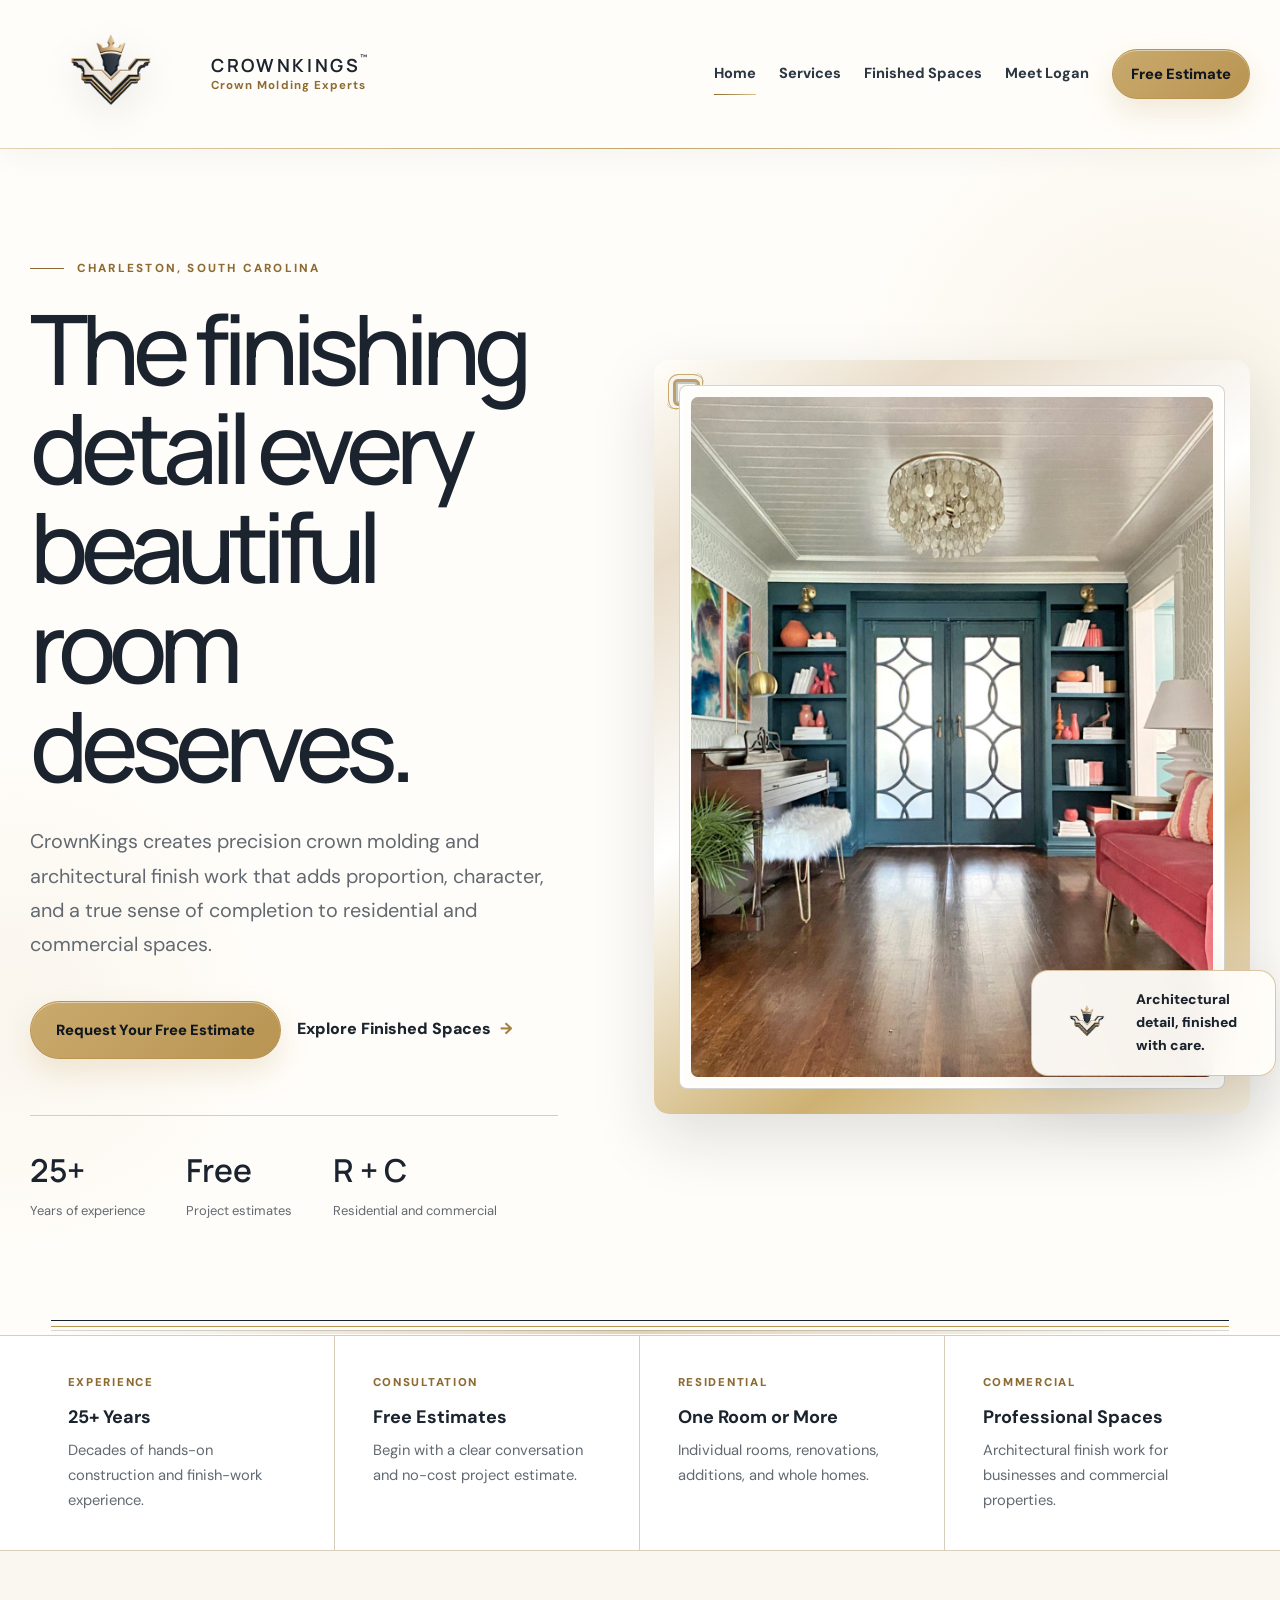
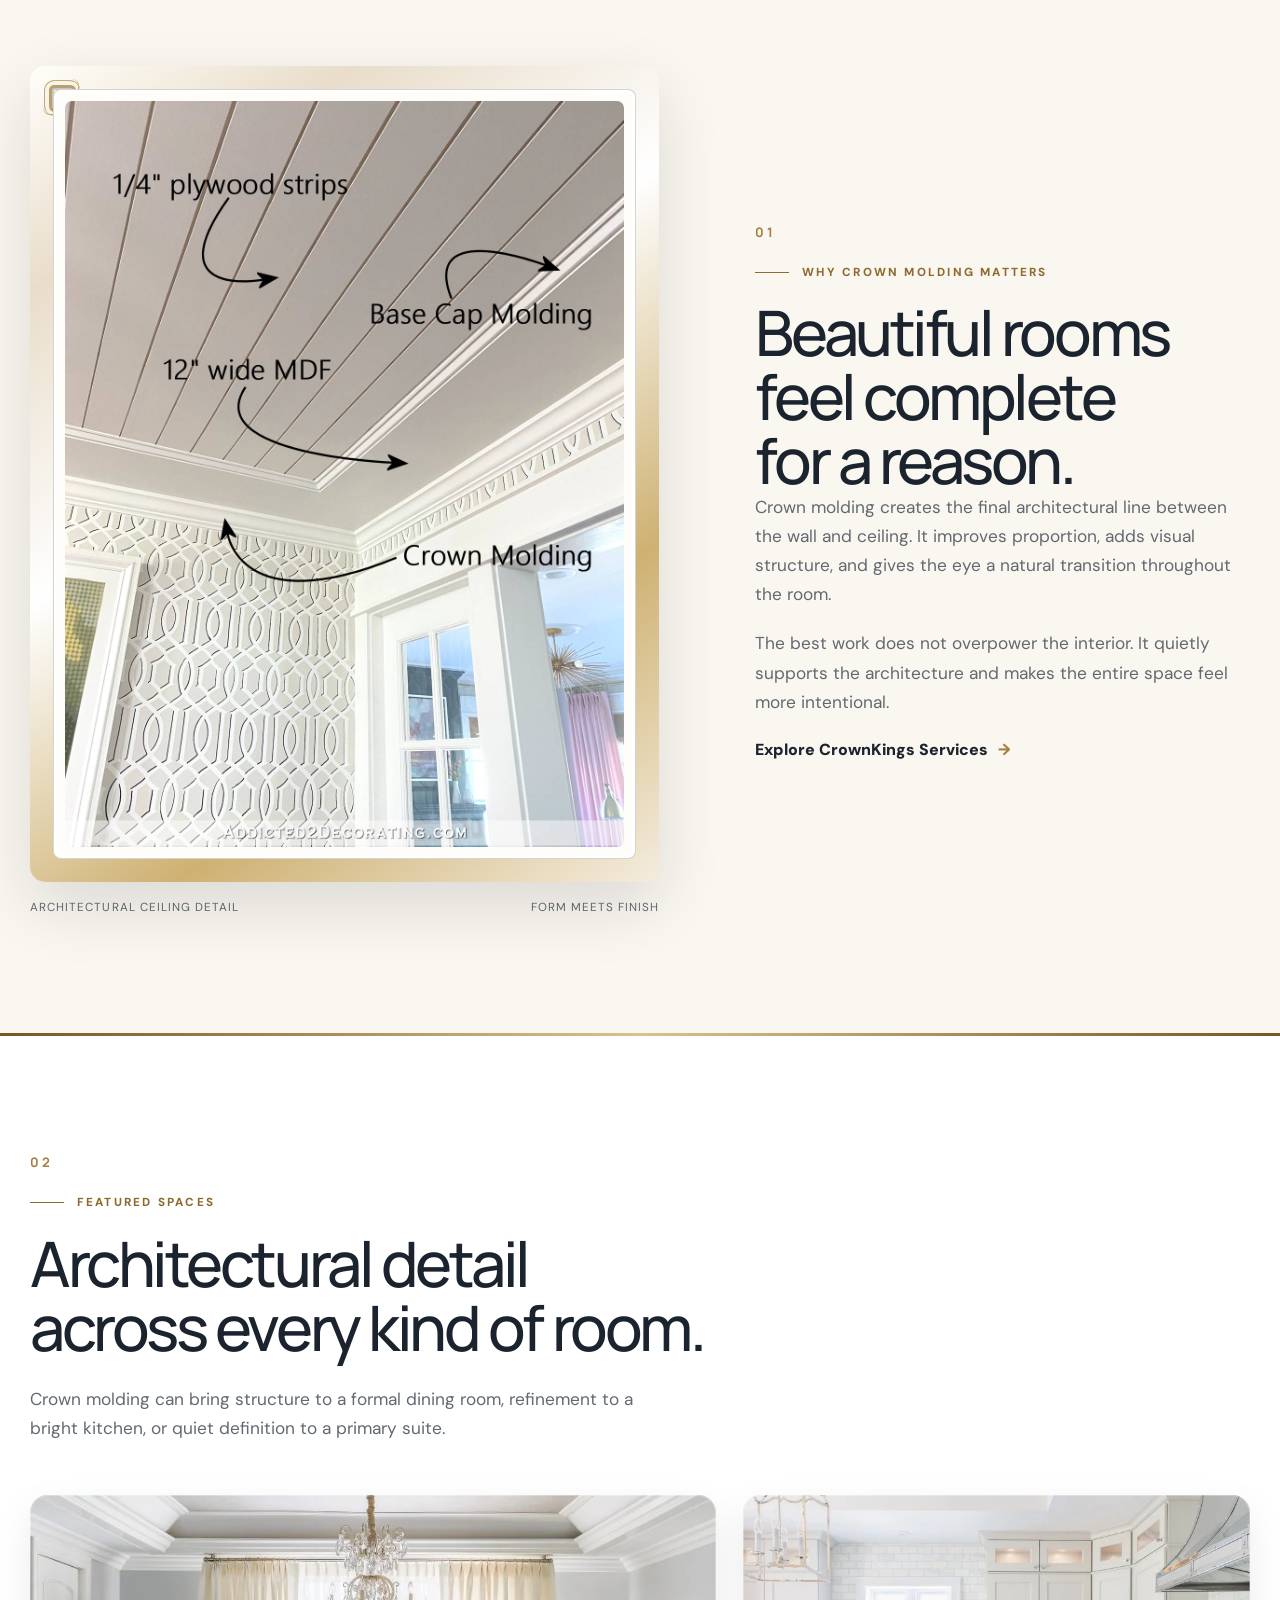
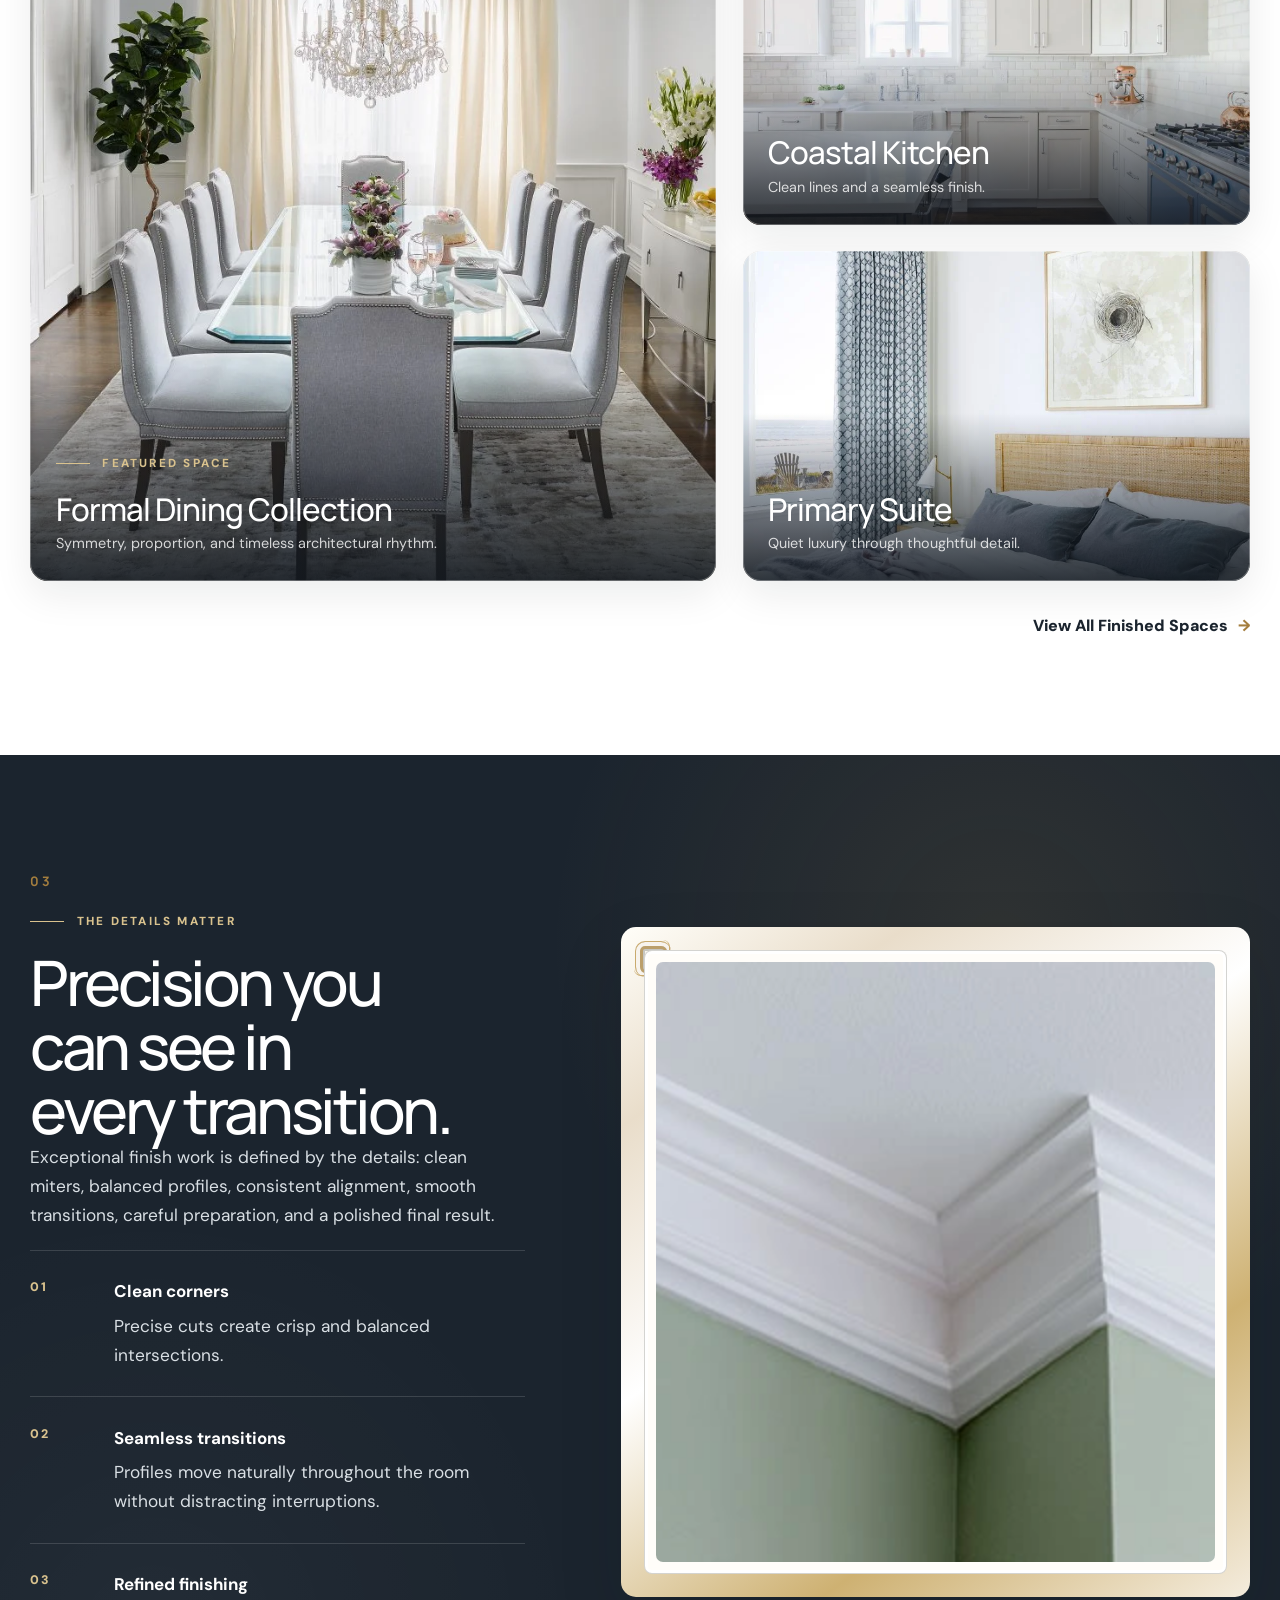
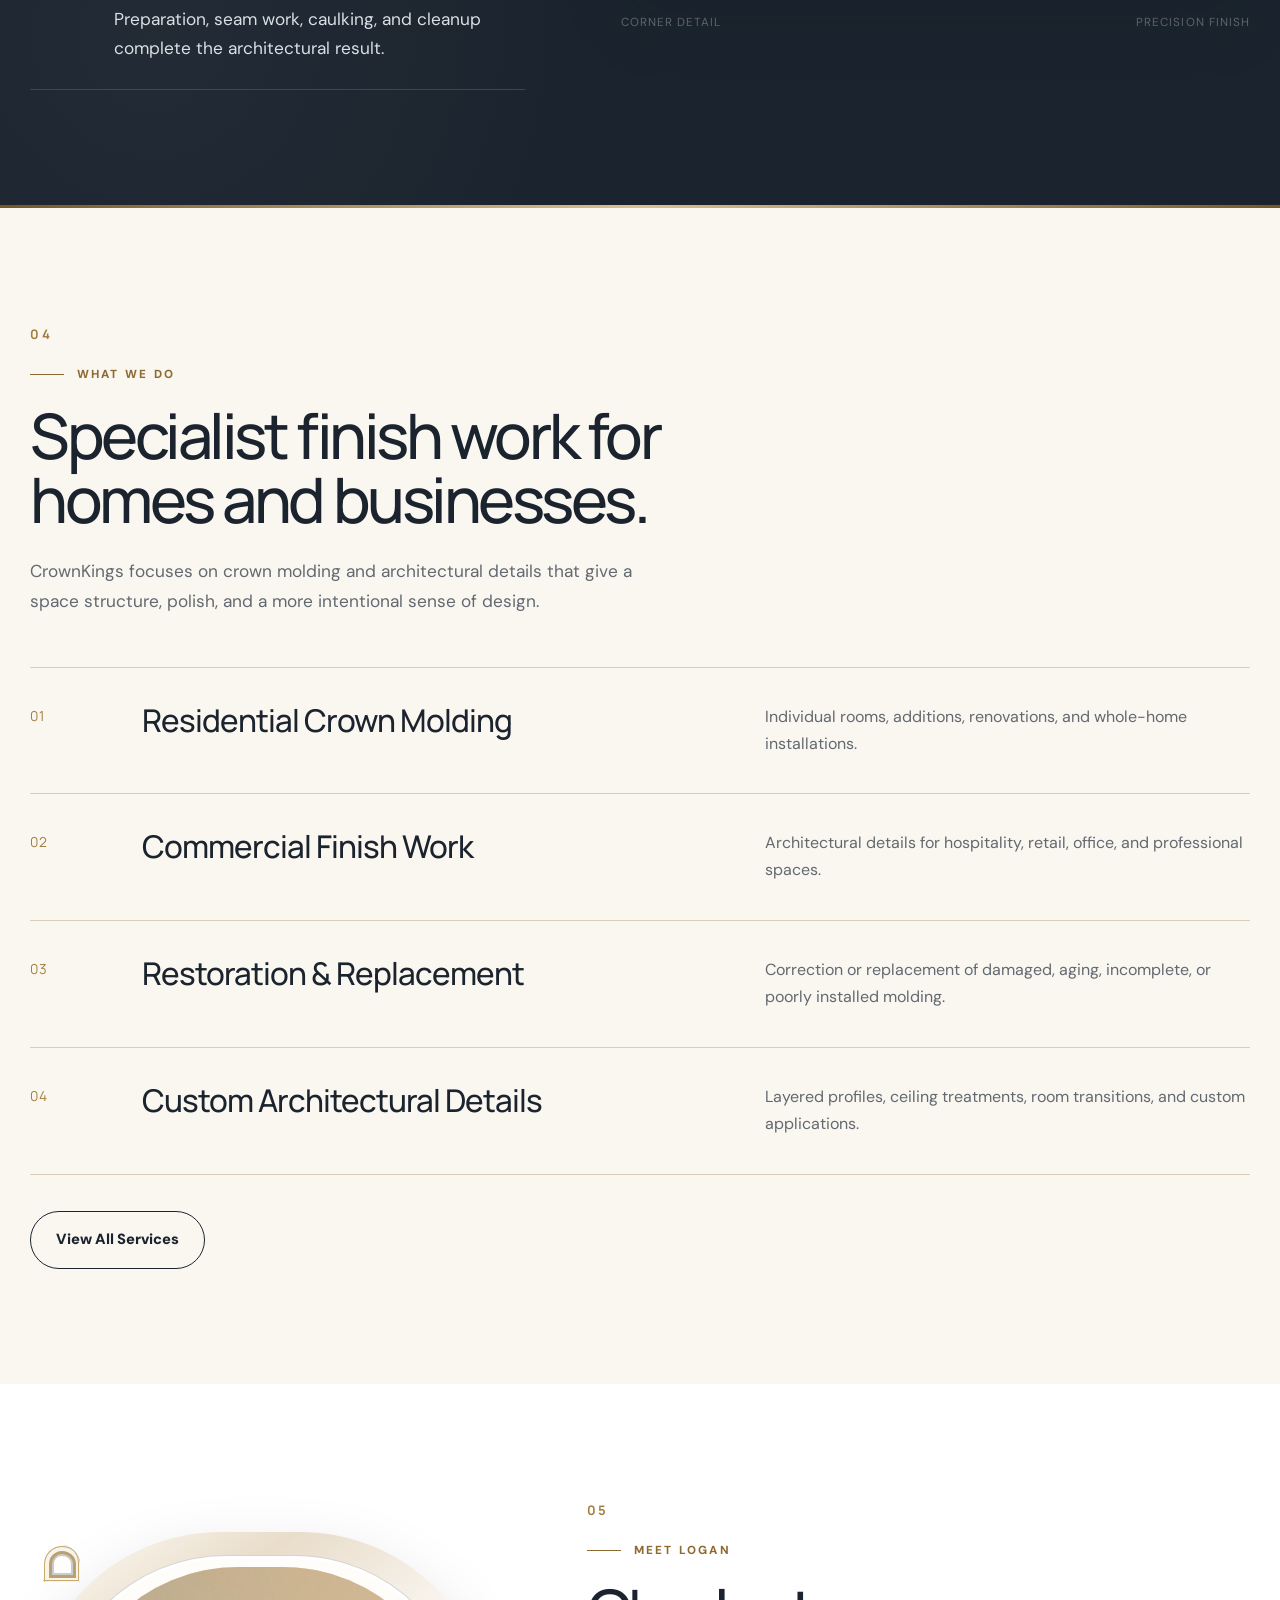
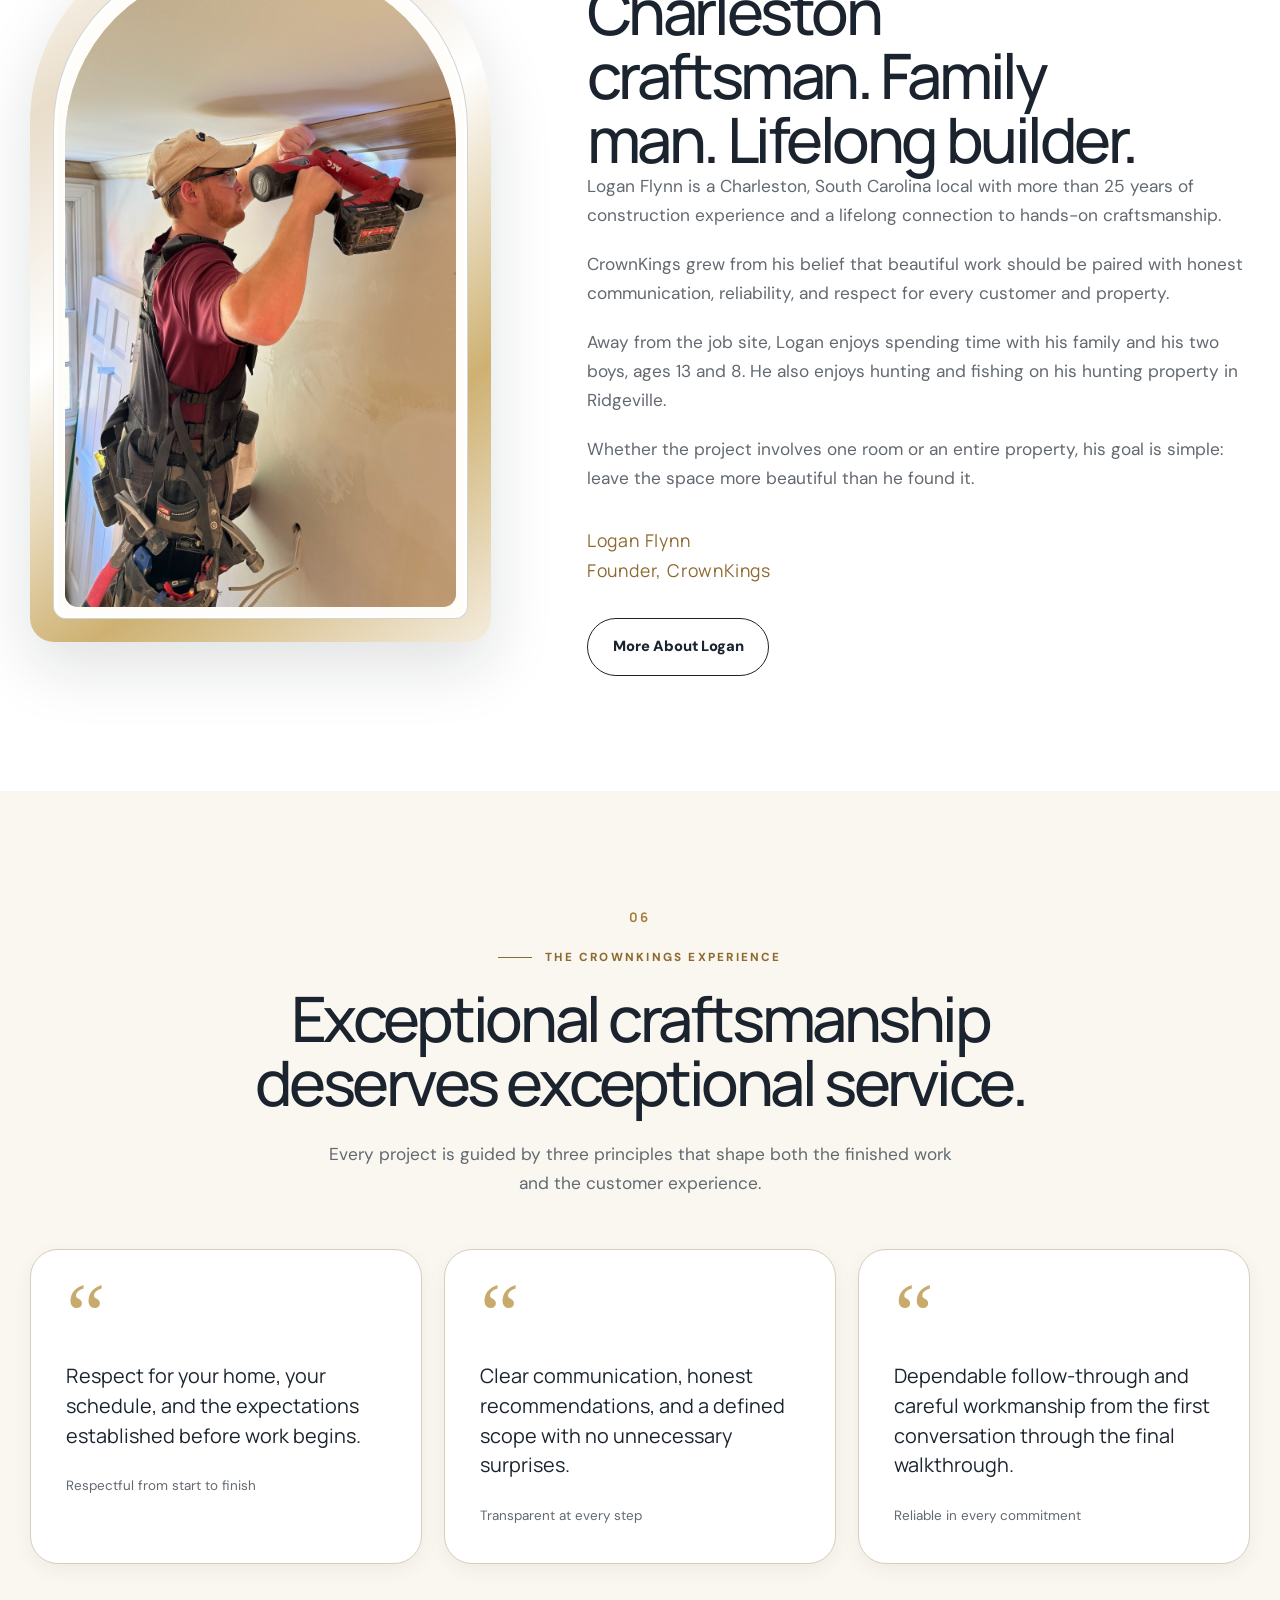
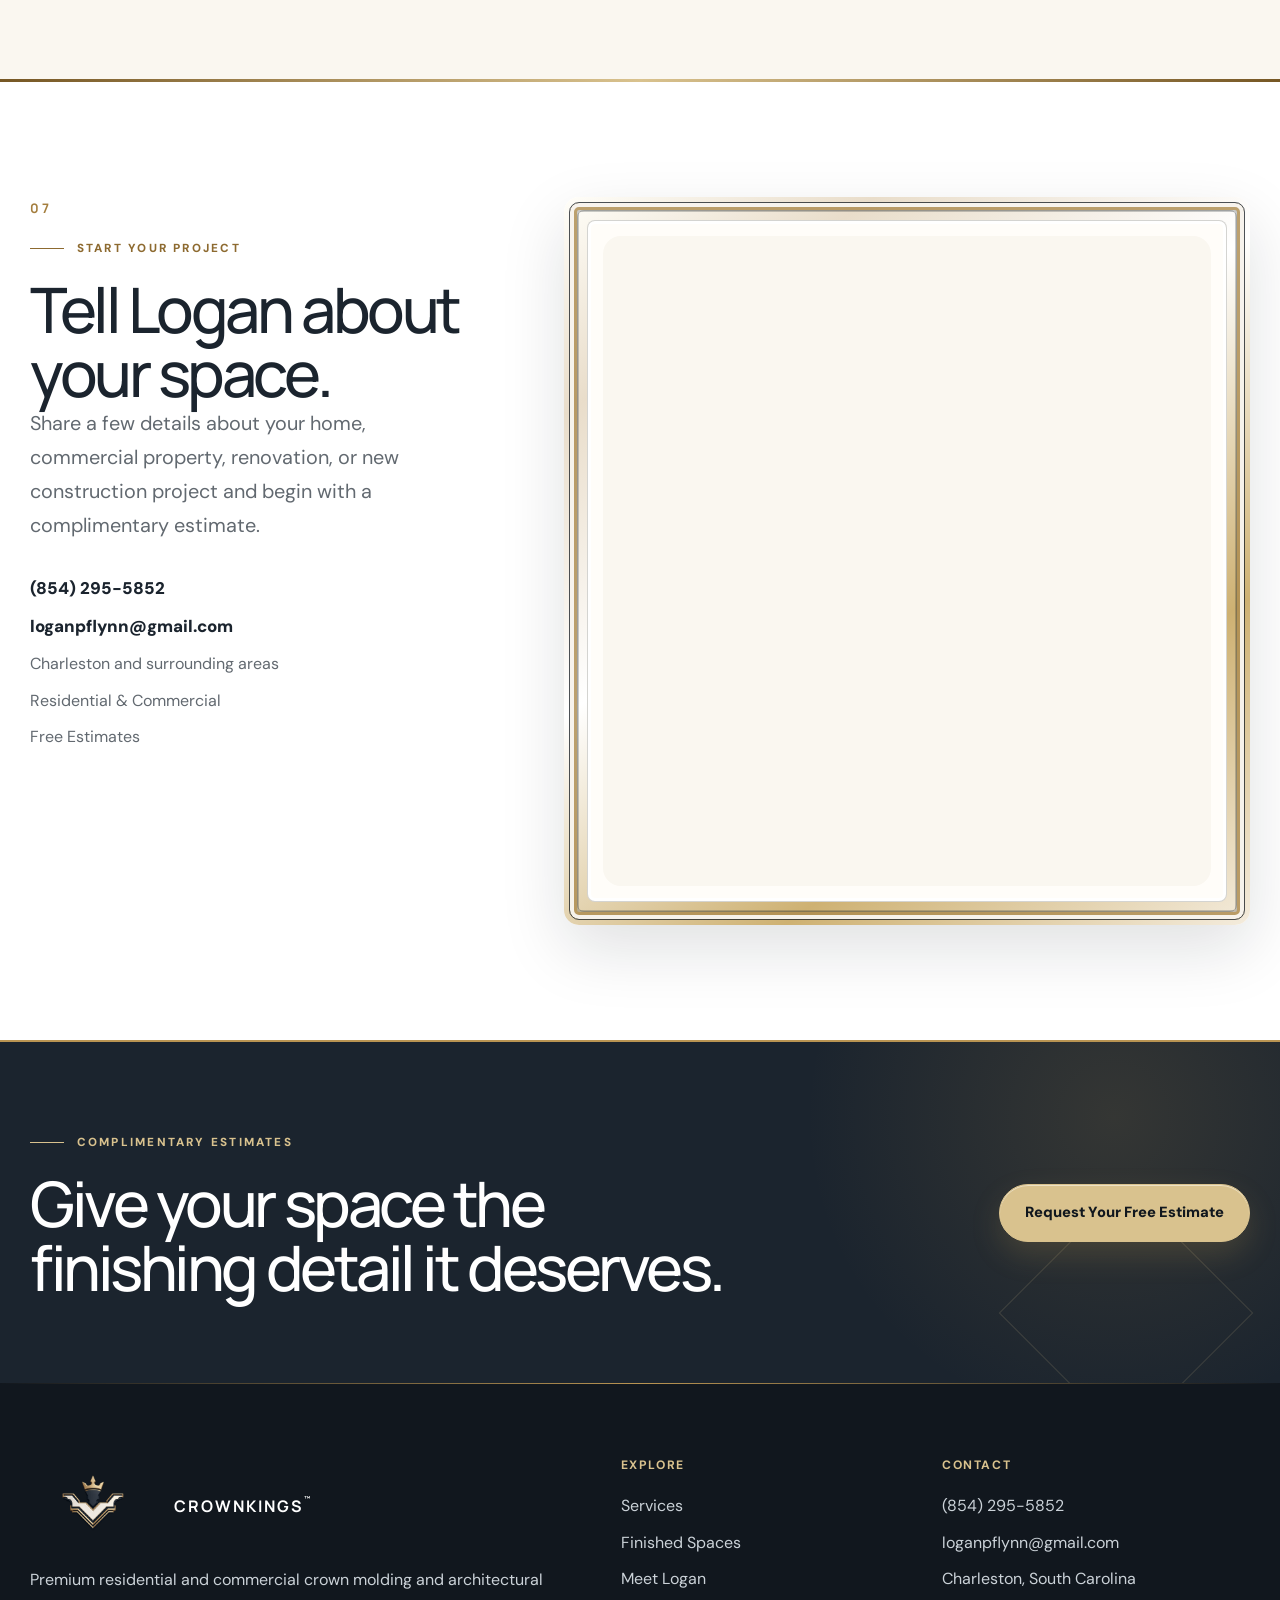
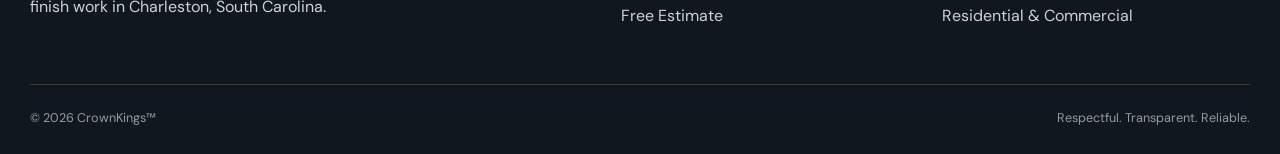
<file: index.html>
<!doctype html>
<html lang="en">
<head>
  <meta charset="utf-8">

  <meta
    name="viewport"
    content="width=device-width, initial-scale=1"
  >

  <title>
    CrownKings | Charleston Crown Molding Experts
  </title>

  <meta
    name="description"
    content="CrownKings provides premium residential and commercial crown molding installation, restoration, and architectural finish work throughout Charleston, South Carolina. Request a free estimate."
  >

  <link
    rel="canonical"
    href="https://crownkingsmolding.com/"
  >

  <link
    rel="icon"
    type="image/png"
    href="89656231309e90bf34ad779ece97b69f42b63c4edb5a2dd06393a3e2f8d44122.png"
  >

  <meta
    name="theme-color"
    content="#151c24"
  >

  <meta
    property="og:title"
    content="CrownKings | Charleston Crown Molding Experts"
  >

  <meta
    property="og:description"
    content="The finishing detail every beautiful room deserves."
  >

  <meta
    property="og:type"
    content="website"
  >

  <meta
    property="og:url"
    content="https://crownkingsmolding.com/"
  >

  <meta
    property="og:image"
    content="https://crownkingsmolding.com/music-room-after-2048x1536.jpeg"
  >

  <meta
    property="og:image:alt"
    content="Elegant interior featuring custom crown molding and architectural ceiling details"
  >

  <meta
    name="twitter:card"
    content="summary_large_image"
  >

  <link
    rel="preconnect"
    href="https://fonts.googleapis.com"
  >

  <link
    rel="preconnect"
    href="https://fonts.gstatic.com"
    crossorigin
  >

  <link
    href="https://fonts.googleapis.com/css2?family=DM+Sans:wght@400;500;600;700&family=Manrope:wght@400;500;600;700&display=swap"
    rel="stylesheet"
  >

  <link
    rel="stylesheet"
    href="css/style.css"
  >

  <script type="application/ld+json">
  {
    "@context": "https://schema.org",
    "@type": "HomeAndConstructionBusiness",
    "name": "CrownKings",
    "url": "https://crownkingsmolding.com/",
    "logo": "https://crownkingsmolding.com/89656231309e90bf34ad779ece97b69f42b63c4edb5a2dd06393a3e2f8d44122.png",
    "image": "https://crownkingsmolding.com/music-room-after-2048x1536.jpeg",
    "description": "Residential and commercial crown molding installation and architectural finish work serving Charleston, South Carolina and surrounding communities.",
    "telephone": "+1-843-295-5852",
    "email": "loganpflynn@gmail.com",
    "founder": {
      "@type": "Person",
      "name": "Logan Flynn"
    },
    "address": {
      "@type": "PostalAddress",
      "addressLocality": "Charleston",
      "addressRegion": "SC",
      "addressCountry": "US"
    },
    "areaServed": [
      {
        "@type": "City",
        "name": "Charleston"
      },
      {
        "@type": "City",
        "name": "Mount Pleasant"
      },
      {
        "@type": "City",
        "name": "Summerville"
      },
      {
        "@type": "Place",
        "name": "Daniel Island"
      },
      {
        "@type": "AdministrativeArea",
        "name": "Charleston metropolitan area"
      }
    ],
    "serviceType": [
      "Residential Crown Molding",
      "Commercial Crown Molding",
      "Architectural Finish Work",
      "Crown Molding Restoration",
      "Crown Molding Replacement",
      "Custom Architectural Trim"
    ],
    "priceRange": "$$"
  }
  </script>
</head>

<body>
  <a
    class="skip-link"
    href="#main"
  >
    Skip to content
  </a>

  <!-- =====================================================
       HEADER
  ====================================================== -->

  <header class="site-header">
    <div class="container nav-shell">
      <a
        class="brand"
        href="index.html"
        aria-label="CrownKings homepage"
      >
        <img
          class="brand-icon"
          src="89656231309e90bf34ad779ece97b69f42b63c4edb5a2dd06393a3e2f8d44122.png"
          alt="CrownKings crown molding logo"
        >

        <span class="brand-copy">
          <strong>
            CROWNKINGS<sup>™</sup>
          </strong>

          <small>
            Crown Molding Experts
          </small>
        </span>
      </a>

      <button
        class="nav-toggle"
        type="button"
        aria-expanded="false"
        aria-controls="site-nav"
        aria-label="Open menu"
      >
        <span></span>
        <span></span>
        <span></span>
      </button>

      <nav
        id="site-nav"
        class="site-nav"
        aria-label="Primary navigation"
      >
        <a
          href="index.html"
          aria-current="page"
        >
          Home
        </a>

        <a href="services.html">
          Services
        </a>

        <a href="gallery.html">
          Finished Spaces
        </a>

        <a href="about.html">
          Meet Logan
        </a>

        <a
          class="button button--small"
          href="https://tally.so/r/gD11ql"
          target="_blank"
          rel="noopener noreferrer"
        >
          Free Estimate
        </a>
      </nav>
    </div>
  </header>

  <main id="main">

    <!-- =====================================================
         HERO
    ====================================================== -->

    <section class="hero">
      <div class="container hero-grid">

        <div class="hero-copy reveal-left">
          <span class="kicker">
            Charleston, South Carolina
          </span>

          <h1>
            The finishing detail every beautiful room deserves.
          </h1>

          <p class="hero-lead">
            CrownKings creates precision crown molding and architectural
            finish work that adds proportion, character, and a true sense
            of completion to residential and commercial spaces.
          </p>

          <div class="hero-actions">
            <a
              class="button"
              href="https://tally.so/r/gD11ql"
              target="_blank"
              rel="noopener noreferrer"
            >
              Request Your Free Estimate
            </a>

            <a
              class="text-link"
              href="gallery.html"
            >
              Explore Finished Spaces
              <span aria-hidden="true">→</span>
            </a>
          </div>

          <div
            class="hero-proof"
            aria-label="CrownKings business highlights"
          >
            <div>
              <strong>25+</strong>

              <span>
                Years of experience
              </span>
            </div>

            <div>
              <strong>Free</strong>

              <span>
                Project estimates
              </span>
            </div>

            <div>
              <strong>R + C</strong>

              <span>
                Residential and commercial
              </span>
            </div>
          </div>
        </div>

        <div class="hero-media reveal-right">
          <div
            class="molding-frame molding-frame--hero architectural-corner"
          >
            <div class="molding-frame__inner">
              <img
                class="hero-image"
                src="music-room-after-2048x1536.jpeg"
                alt="Elegant music room with navy built-ins, gold accents, white crown molding, and decorative ceiling details"
                fetchpriority="high"
              >
            </div>
          </div>

          <div class="hero-badge">
            <img
              src="89656231309e90bf34ad779ece97b69f42b63c4edb5a2dd06393a3e2f8d44122.png"
              alt=""
            >

            <span>
              Architectural detail,
              finished with care.
            </span>
          </div>
        </div>
      </div>
    </section>

    <div
      class="architectural-rule"
      aria-hidden="true"
    ></div>

    <!-- =====================================================
         TRUST BAND
    ====================================================== -->

    <section
      class="trust-band"
      aria-label="Why clients choose CrownKings"
    >
      <div class="container trust-grid">
        <div>
          <span>
            Experience
          </span>

          <strong>
            25+ Years
          </strong>

          <p>
            Decades of hands-on construction and finish-work experience.
          </p>
        </div>

        <div>
          <span>
            Consultation
          </span>

          <strong>
            Free Estimates
          </strong>

          <p>
            Begin with a clear conversation and no-cost project estimate.
          </p>
        </div>

        <div>
          <span>
            Residential
          </span>

          <strong>
            One Room or More
          </strong>

          <p>
            Individual rooms, renovations, additions, and whole homes.
          </p>
        </div>

        <div>
          <span>
            Commercial
          </span>

          <strong>
            Professional Spaces
          </strong>

          <p>
            Architectural finish work for businesses and commercial properties.
          </p>
        </div>
      </div>
    </section>

    <!-- =====================================================
         WHY CROWN MOLDING MATTERS
    ====================================================== -->

    <section class="section section--ivory">
      <div class="container editorial-layout">

        <div class="editorial-media reveal-left">
          <div class="molding-frame architectural-corner">
            <div class="molding-frame__inner">
              <img
                class="editorial-image"
                src="three-ways-to-enhance-the-look-of-plain-crown-molding-1-music-room-ceiling-details-of-trim-used.jpeg"
                alt="Decorative ceiling featuring layered trim, crown molding, and architectural details"
                loading="lazy"
              >
            </div>
          </div>

          <div class="editorial-caption">
            <span>
              Architectural ceiling detail
            </span>

            <span>
              Form meets finish
            </span>
          </div>
        </div>

        <div class="editorial-copy reveal-right">
          <span class="section-number">
            01
          </span>

          <span class="kicker">
            Why crown molding matters
          </span>

          <h2>
            Beautiful rooms feel complete for a reason.
          </h2>

          <p>
            Crown molding creates the final architectural line between
            the wall and ceiling. It improves proportion, adds visual
            structure, and gives the eye a natural transition throughout
            the room.
          </p>

          <p>
            The best work does not overpower the interior. It quietly
            supports the architecture and makes the entire space feel
            more intentional.
          </p>

          <a
            class="text-link"
            href="services.html"
          >
            Explore CrownKings Services
            <span aria-hidden="true">→</span>
          </a>
        </div>
      </div>
    </section>

    <div
      class="signature-line"
      aria-hidden="true"
    ></div>

    <!-- =====================================================
         FEATURED SPACES
    ====================================================== -->

    <section class="section section--white">
      <div class="container">
        <div class="section-heading reveal">
          <span class="section-number">
            02
          </span>

          <span class="kicker">
            Featured spaces
          </span>

          <h2>
            Architectural detail across every kind of room.
          </h2>

          <p>
            Crown molding can bring structure to a formal dining room,
            refinement to a bright kitchen, or quiet definition to a
            primary suite.
          </p>
        </div>

        <div class="featured-spaces">

          <a
            class="featured-space featured-space--large reveal-left"
            href="gallery.html"
            aria-label="View formal dining room project"
          >
            <img
              src="1571071870319.webp"
              alt="Formal dining room with chandelier, crown molding, and layered ceiling details"
              loading="lazy"
            >

            <div class="featured-space__overlay">
              <span class="eyebrow eyebrow--light">
                Featured space
              </span>

              <h3>
                Formal Dining Collection
              </h3>

              <p>
                Symmetry, proportion, and timeless architectural rhythm.
              </p>
            </div>
          </a>

          <a
            class="featured-space reveal-right"
            href="gallery.html"
            aria-label="View coastal kitchen project"
          >
            <img
              src="1562082194681.webp"
              alt="Bright kitchen with white cabinetry, tall ceilings, and crown molding"
              loading="lazy"
            >

            <div class="featured-space__overlay">
              <h3>
                Coastal Kitchen
              </h3>

              <p>
                Clean lines and a seamless finish.
              </p>
            </div>
          </a>

          <a
            class="featured-space reveal-right"
            href="gallery.html"
            aria-label="View primary suite project"
          >
            <img
              src="1562860402839.webp"
              alt="Coastal bedroom with soft natural light and white crown molding"
              loading="lazy"
            >

            <div class="featured-space__overlay">
              <h3>
                Primary Suite
              </h3>

              <p>
                Quiet luxury through thoughtful detail.
              </p>
            </div>
          </a>
        </div>

        <div
          class="reveal"
          style="
            display: flex;
            justify-content: flex-end;
            margin-top: 2rem;
          "
        >
          <a
            class="text-link"
            href="gallery.html"
          >
            View All Finished Spaces
            <span aria-hidden="true">→</span>
          </a>
        </div>
      </div>
    </section>

    <!-- =====================================================
         CRAFTSMANSHIP
    ====================================================== -->

    <section class="section section--charcoal">
      <div class="container editorial-layout editorial-layout--reverse">

        <div class="editorial-media reveal-right">
          <div class="molding-frame architectural-corner">
            <div class="molding-frame__inner">
              <img
                class="editorial-image"
                src="crown-molding-green-wall-600x300.webp"
                alt="Close-up of a clean crown molding corner against a dark green wall"
                loading="lazy"
              >
            </div>
          </div>

          <div class="editorial-caption">
            <span>
              Corner detail
            </span>

            <span>
              Precision finish
            </span>
          </div>
        </div>

        <div class="editorial-copy reveal-left">
          <span class="section-number">
            03
          </span>

          <span class="kicker kicker--light">
            The details matter
          </span>

          <h2>
            Precision you can see in every transition.
          </h2>

          <p>
            Exceptional finish work is defined by the details: clean
            miters, balanced profiles, consistent alignment, smooth
            transitions, careful preparation, and a polished final result.
          </p>

          <div class="process-list">
            <div>
              <span>
                01
              </span>

              <div>
                <strong>
                  Clean corners
                </strong>

                <p>
                  Precise cuts create crisp and balanced intersections.
                </p>
              </div>
            </div>

            <div>
              <span>
                02
              </span>

              <div>
                <strong>
                  Seamless transitions
                </strong>

                <p>
                  Profiles move naturally throughout the room without
                  distracting interruptions.
                </p>
              </div>
            </div>

            <div>
              <span>
                03
              </span>

              <div>
                <strong>
                  Refined finishing
                </strong>

                <p>
                  Preparation, seam work, caulking, and cleanup complete
                  the architectural result.
                </p>
              </div>
            </div>
          </div>
        </div>
      </div>
    </section>

    <div
      class="signature-line"
      aria-hidden="true"
    ></div>

    <!-- =====================================================
         SERVICES
    ====================================================== -->

    <section class="section section--ivory">
      <div class="container">
        <div class="section-heading reveal">
          <span class="section-number">
            04
          </span>

          <span class="kicker">
            What we do
          </span>

          <h2>
            Specialist finish work for homes and businesses.
          </h2>

          <p>
            CrownKings focuses on crown molding and architectural details
            that give a space structure, polish, and a more intentional
            sense of design.
          </p>
        </div>

        <div class="service-list">

          <a
            class="service-row reveal"
            href="services.html"
          >
            <span class="service-row__number">
              01
            </span>

            <h3>
              Residential Crown Molding
            </h3>

            <p>
              Individual rooms, additions, renovations, and whole-home
              installations.
            </p>
          </a>

          <a
            class="service-row reveal"
            href="services.html"
          >
            <span class="service-row__number">
              02
            </span>

            <h3>
              Commercial Finish Work
            </h3>

            <p>
              Architectural details for hospitality, retail, office,
              and professional spaces.
            </p>
          </a>

          <a
            class="service-row reveal"
            href="services.html"
          >
            <span class="service-row__number">
              03
            </span>

            <h3>
              Restoration &amp; Replacement
            </h3>

            <p>
              Correction or replacement of damaged, aging, incomplete,
              or poorly installed molding.
            </p>
          </a>

          <a
            class="service-row reveal"
            href="services.html"
          >
            <span class="service-row__number">
              04
            </span>

            <h3>
              Custom Architectural Details
            </h3>

            <p>
              Layered profiles, ceiling treatments, room transitions,
              and custom applications.
            </p>
          </a>
        </div>

        <div
          class="reveal"
          style="
            margin-top: 2.25rem;
          "
        >
          <a
            class="button button--outline"
            href="services.html"
          >
            View All Services
          </a>
        </div>
      </div>
    </section>

    <!-- =====================================================
         MEET LOGAN
    ====================================================== -->

    <section class="section section--white">
      <div class="container founder-grid">

        <div class="reveal-left">
          <div
            class="molding-frame molding-frame--portrait architectural-corner"
          >
            <div class="molding-frame__inner">
              <img
                class="founder-photo"
                src="IMG_3607.jpeg"
                alt="Logan Flynn installing crown molding with a nail gun"
                loading="lazy"
              >
            </div>
          </div>
        </div>

        <div class="founder-copy reveal-right">
          <span class="section-number">
            05
          </span>

          <span class="kicker">
            Meet Logan
          </span>

          <h2>
            Charleston craftsman. Family man. Lifelong builder.
          </h2>

          <p>
            Logan Flynn is a Charleston, South Carolina local with more
            than 25 years of construction experience and a lifelong
            connection to hands-on craftsmanship.
          </p>

          <p>
            CrownKings grew from his belief that beautiful work should be
            paired with honest communication, reliability, and respect
            for every customer and property.
          </p>

          <p>
            Away from the job site, Logan enjoys spending time with his
            family and his two boys, ages 13 and 8. He also enjoys hunting
            and fishing on his hunting property in Ridgeville.
          </p>

          <p>
            Whether the project involves one room or an entire property,
            his goal is simple: leave the space more beautiful than he
            found it.
          </p>

          <div class="founder-signature">
            Logan Flynn
            <br>
            Founder, CrownKings
          </div>

          <div
            style="
              margin-top: 2rem;
            "
          >
            <a
              class="button button--outline"
              href="about.html"
            >
              More About Logan
            </a>
          </div>
        </div>
      </div>
    </section>

    <!-- =====================================================
         CUSTOMER EXPERIENCE
    ====================================================== -->

    <section class="section section--ivory">
      <div class="container">
        <div class="section-heading section-heading--center reveal">
          <span class="section-number">
            06
          </span>

          <span class="kicker">
            The CrownKings experience
          </span>

          <h2>
            Exceptional craftsmanship deserves exceptional service.
          </h2>

          <p>
            Every project is guided by three principles that shape both
            the finished work and the customer experience.
          </p>
        </div>

        <div class="testimonial-grid">

          <article class="testimonial-card reveal">
            <blockquote>
              Respect for your home, your schedule, and the expectations
              established before work begins.
            </blockquote>

            <footer>
              Respectful from start to finish
            </footer>
          </article>

          <article class="testimonial-card reveal">
            <blockquote>
              Clear communication, honest recommendations, and a defined
              scope with no unnecessary surprises.
            </blockquote>

            <footer>
              Transparent at every step
            </footer>
          </article>

          <article class="testimonial-card reveal">
            <blockquote>
              Dependable follow-through and careful workmanship from the
              first conversation through the final walkthrough.
            </blockquote>

            <footer>
              Reliable in every commitment
            </footer>
          </article>
        </div>
      </div>
    </section>

    <div
      class="signature-line"
      aria-hidden="true"
    ></div>

    <!-- =====================================================
         ESTIMATE EXPERIENCE
    ====================================================== -->

    <section
      id="estimate"
      class="section section--white"
    >
      <div class="container contact-grid">

        <div class="contact-copy reveal-left">
          <span class="section-number">
            07
          </span>

          <span class="kicker">
            Start your project
          </span>

          <h2>
            Tell Logan about your space.
          </h2>

          <p class="display-copy">
            Share a few details about your home, commercial property,
            renovation, or new construction project and begin with a
            complimentary estimate.
          </p>

          <div class="contact-details">
            <a href="tel:+18432144127">
              (854) 295-5852
            </a>

            <a href="mailto:loganpflynn@gmail.com">
              loganpflynn@gmail.com
            </a>

            <span>
              Charleston and surrounding areas
            </span>

            <span>
              Residential &amp; Commercial
            </span>

            <span>
              Free Estimates
            </span>
          </div>
        </div>

        <div
          class="molding-frame molding-frame--form reveal-right"
        >
          <div class="molding-frame__inner">
            <div class="tally-wrapper">
              <iframe
                data-tally-src="https://tally.so/embed/gD11ql?alignLeft=1&hideTitle=1&transparentBackground=1&dynamicHeight=1"
                src="https://tally.so/embed/gD11ql?alignLeft=1&hideTitle=1&transparentBackground=1&dynamicHeight=1"
                title="CrownKings free estimate form"
                width="100%"
                height="650"
                frameborder="0"
                marginheight="0"
                marginwidth="0"
                loading="lazy"
              ></iframe>
            </div>
          </div>
        </div>
      </div>
    </section>
  </main>

  <!-- =====================================================
       FINAL CTA
  ====================================================== -->

  <section class="final-cta">
    <div class="container final-cta__inner">
      <div>
        <span class="kicker kicker--light">
          Complimentary estimates
        </span>

        <h2>
          Give your space the finishing detail it deserves.
        </h2>
      </div>

      <a
        class="button button--light"
        href="https://tally.so/r/gD11ql"
        target="_blank"
        rel="noopener noreferrer"
      >
        Request Your Free Estimate
      </a>
    </div>
  </section>

  <!-- =====================================================
       FOOTER
  ====================================================== -->

  <footer class="site-footer">
    <div class="container footer-grid">

      <div>
        <div class="footer-brand">
          <img
            class="footer-icon"
            src="89656231309e90bf34ad779ece97b69f42b63c4edb5a2dd06393a3e2f8d44122.png"
            alt="CrownKings crown molding logo"
          >

          <strong>
            CROWNKINGS<sup>™</sup>
          </strong>
        </div>

        <p>
          Premium residential and commercial crown molding and
          architectural finish work in Charleston, South Carolina.
        </p>
      </div>

      <div>
        <strong>
          Explore
        </strong>

        <a href="services.html">
          Services
        </a>

        <a href="gallery.html">
          Finished Spaces
        </a>

        <a href="about.html">
          Meet Logan
        </a>

        <a
          href="https://tally.so/r/gD11ql"
          target="_blank"
          rel="noopener noreferrer"
        >
          Free Estimate
        </a>
      </div>

      <div>
        <strong>
          Contact
        </strong>

        <a href="tel:+18432144127">
          (854) 295-5852
        </a>

        <a href="mailto:loganpflynn@gmail.com">
          loganpflynn@gmail.com
        </a>

        <span>
          Charleston, South Carolina
        </span>

        <span>
          Residential &amp; Commercial
        </span>
      </div>
    </div>

    <div class="container footer-bottom">
      <span>
        © 2026 CrownKings™
      </span>

      <span>
        Respectful. Transparent. Reliable.
      </span>
    </div>
  </footer>

  <a
    class="floating-estimate"
    href="https://tally.so/r/gD11ql"
    target="_blank"
    rel="noopener noreferrer"
    aria-label="Request a free CrownKings estimate"
  >
    Free Estimate
  </a>

  <script
    src="https://tally.so/widgets/embed.js"
    defer
  ></script>

  <script
    src="js/script.js"
    defer
  ></script>
</body>
</html>
</file>
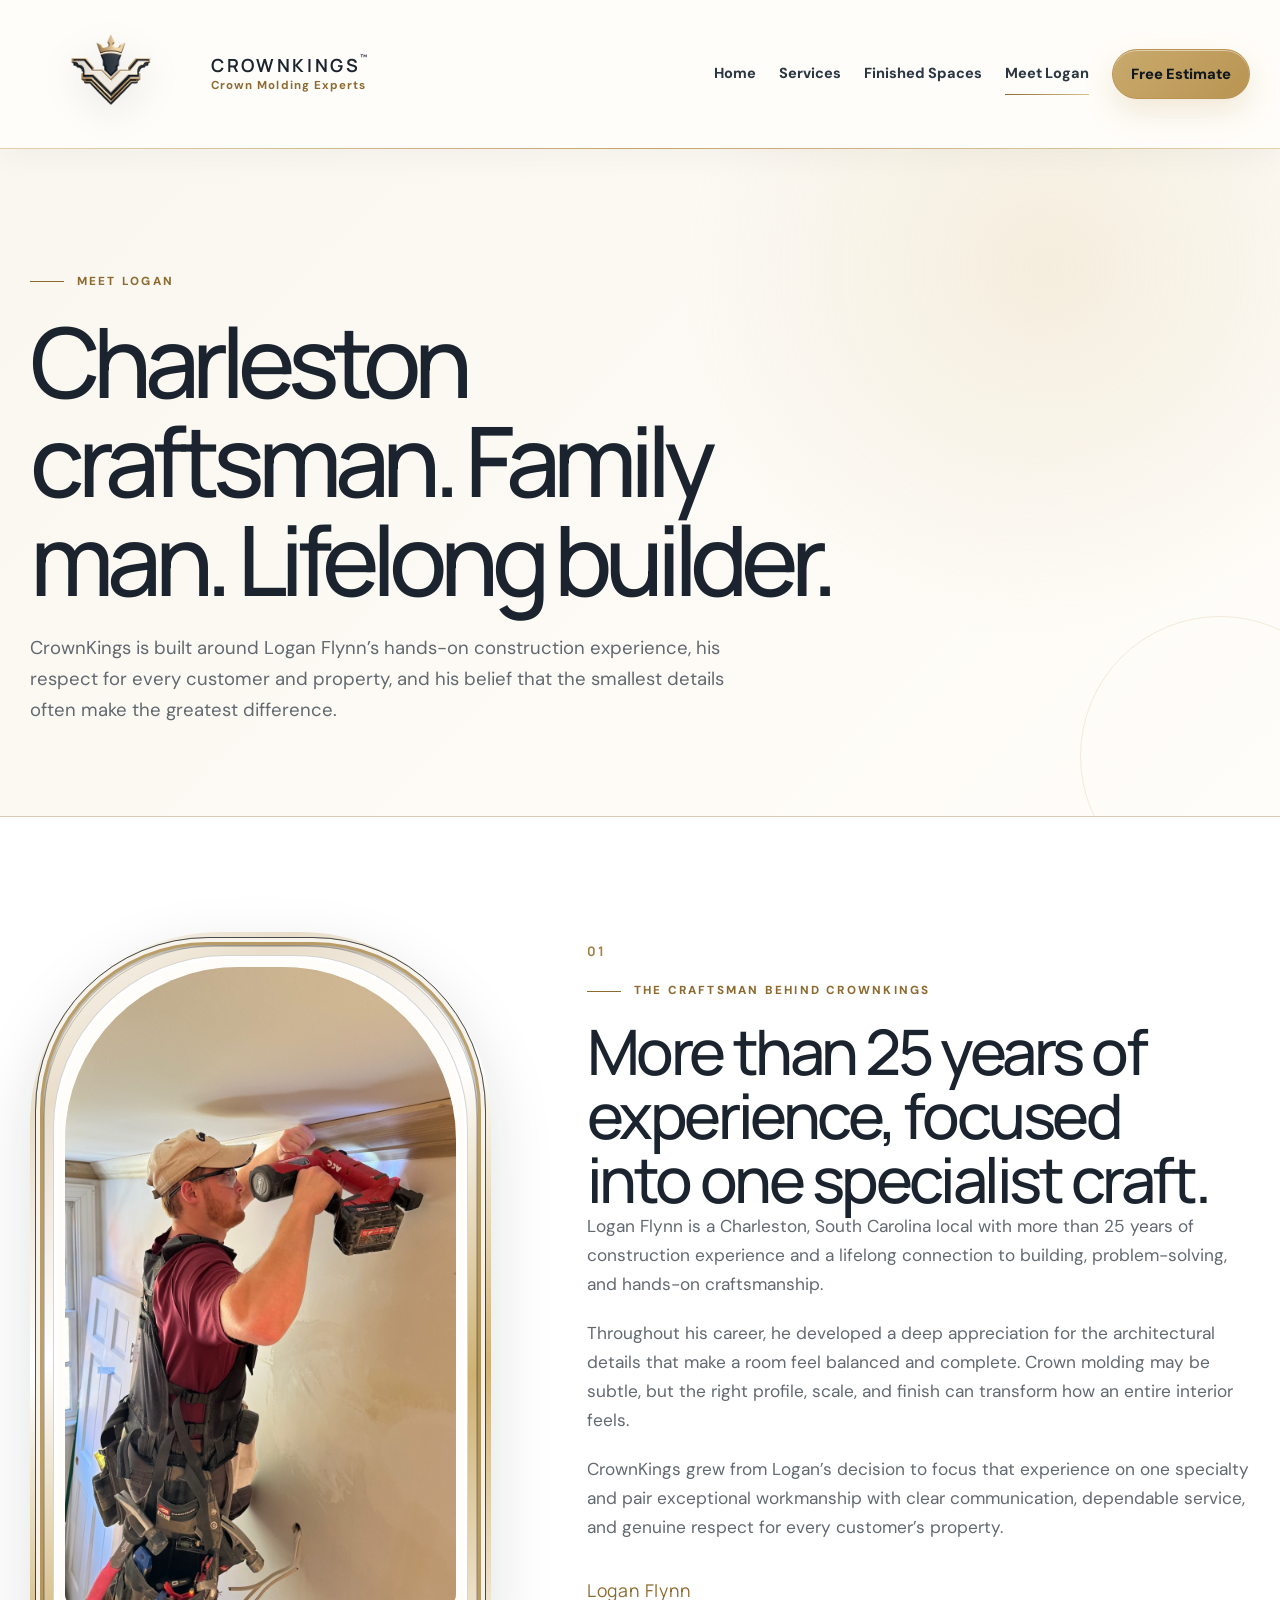
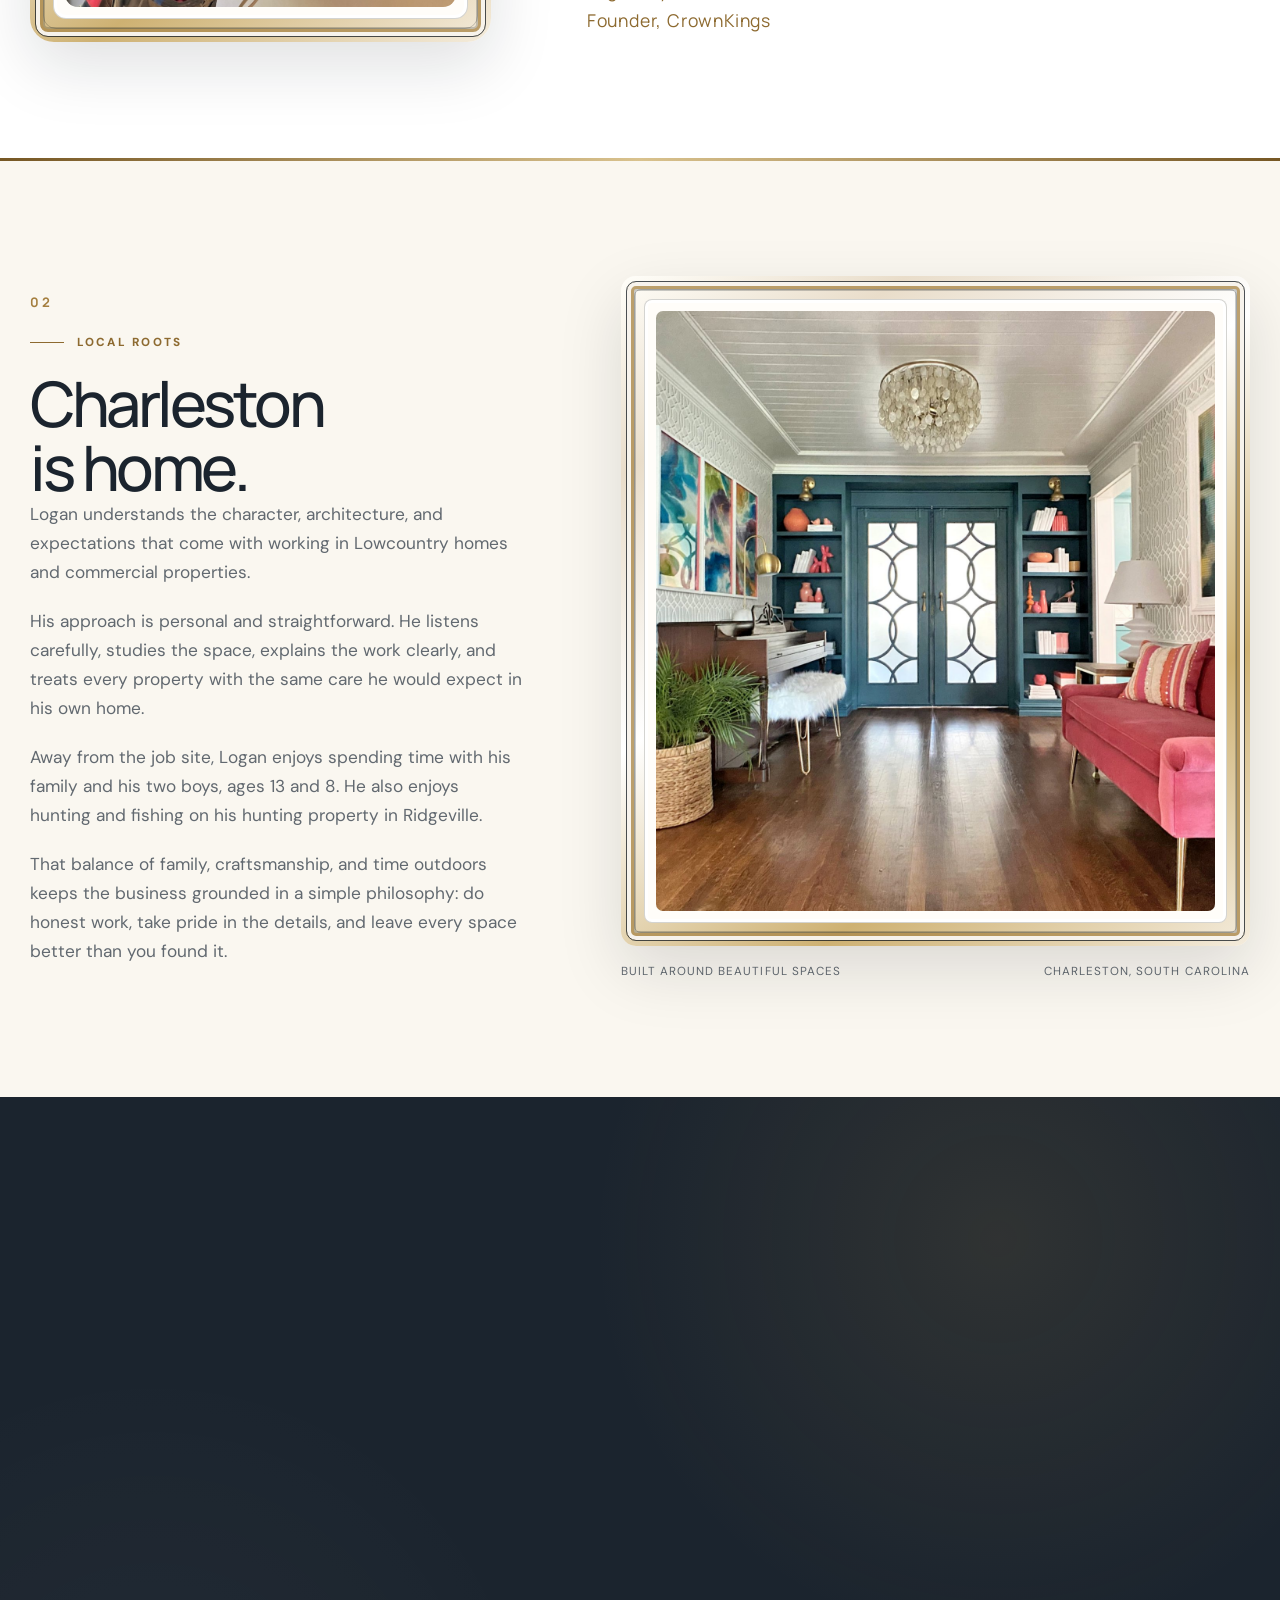
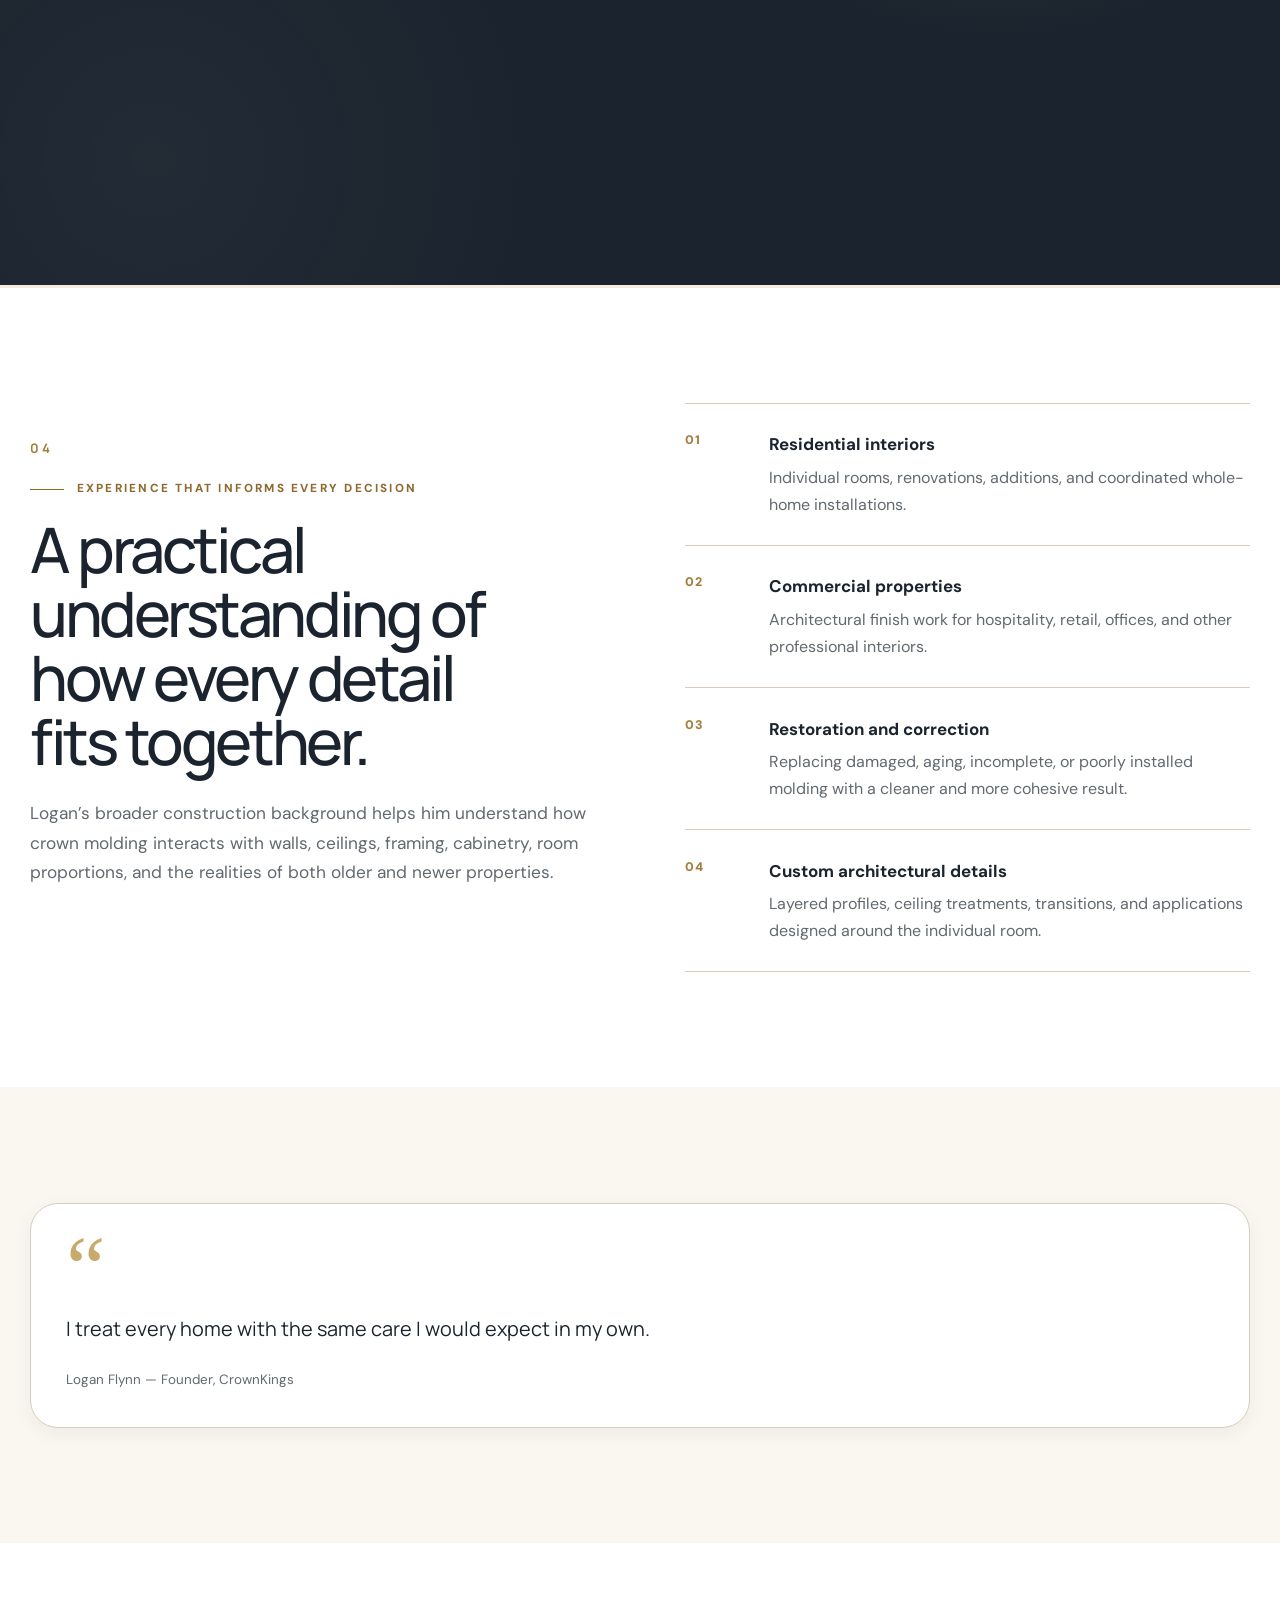
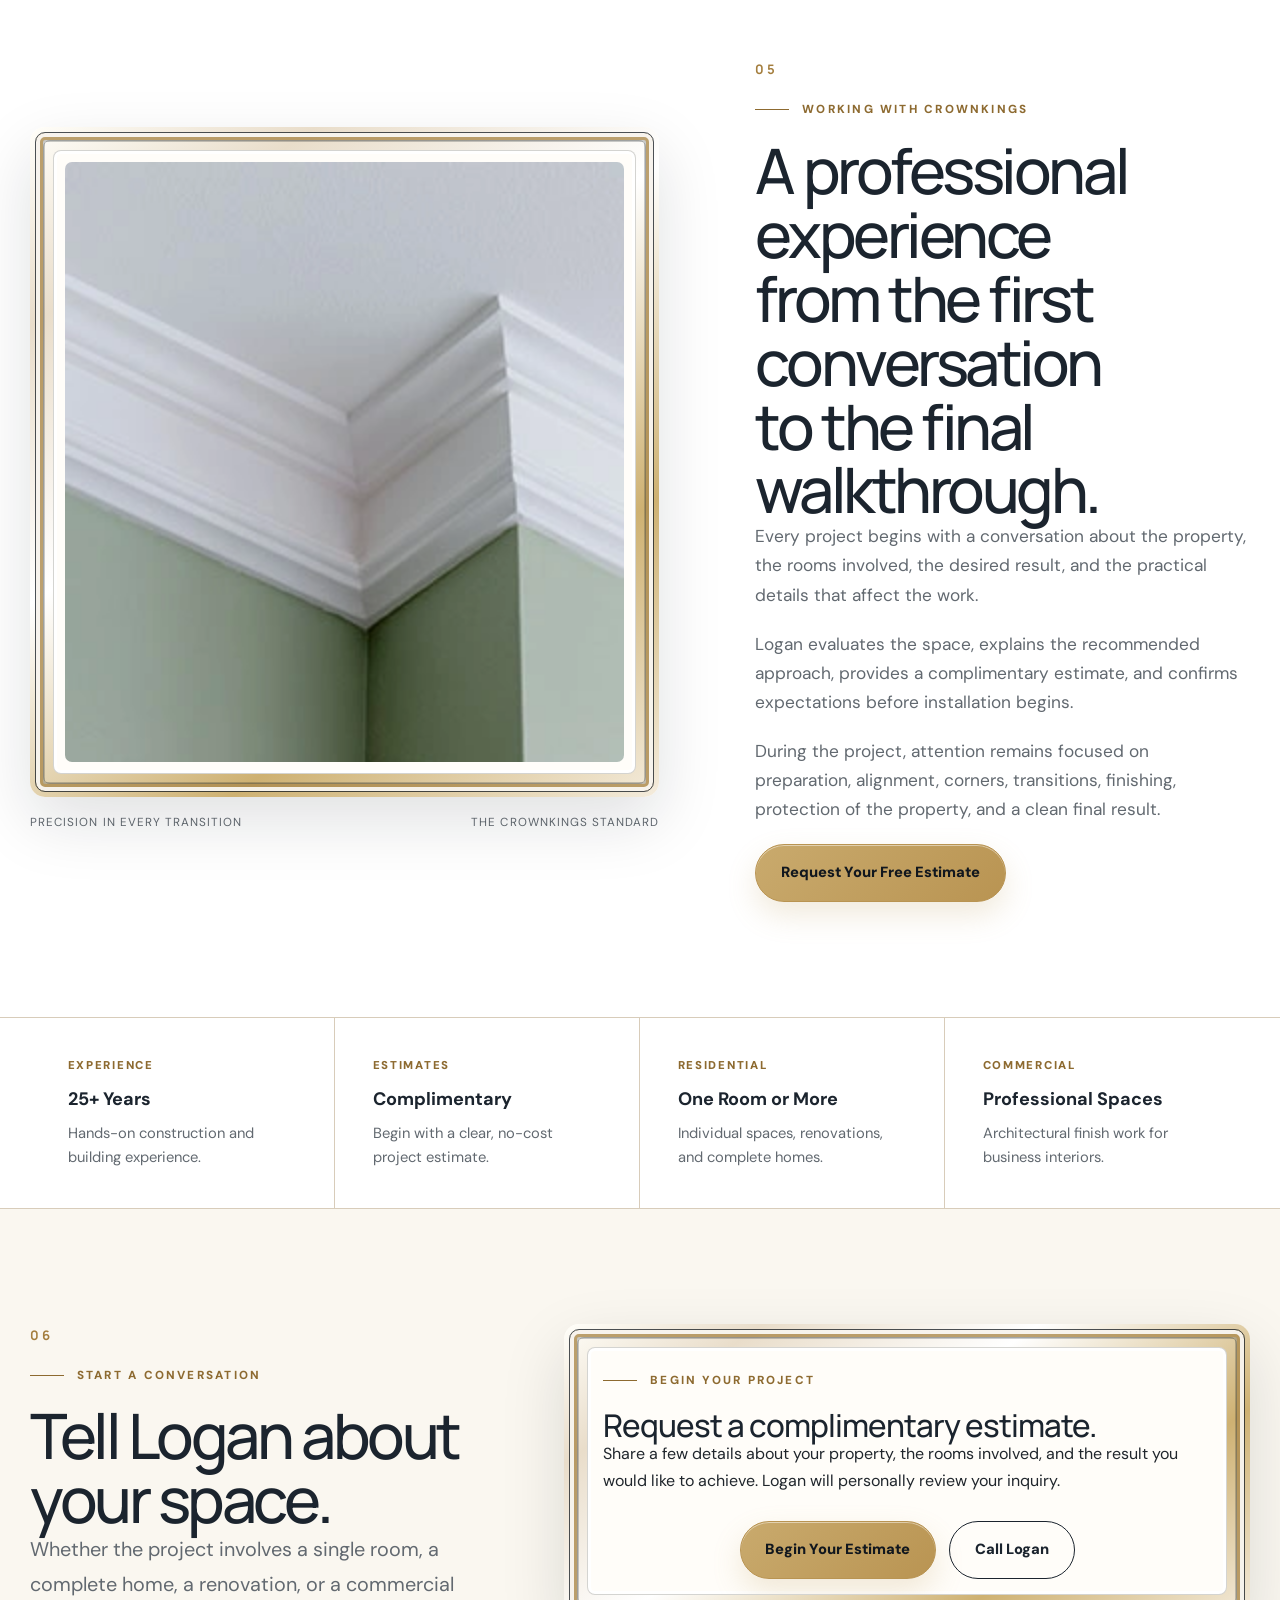
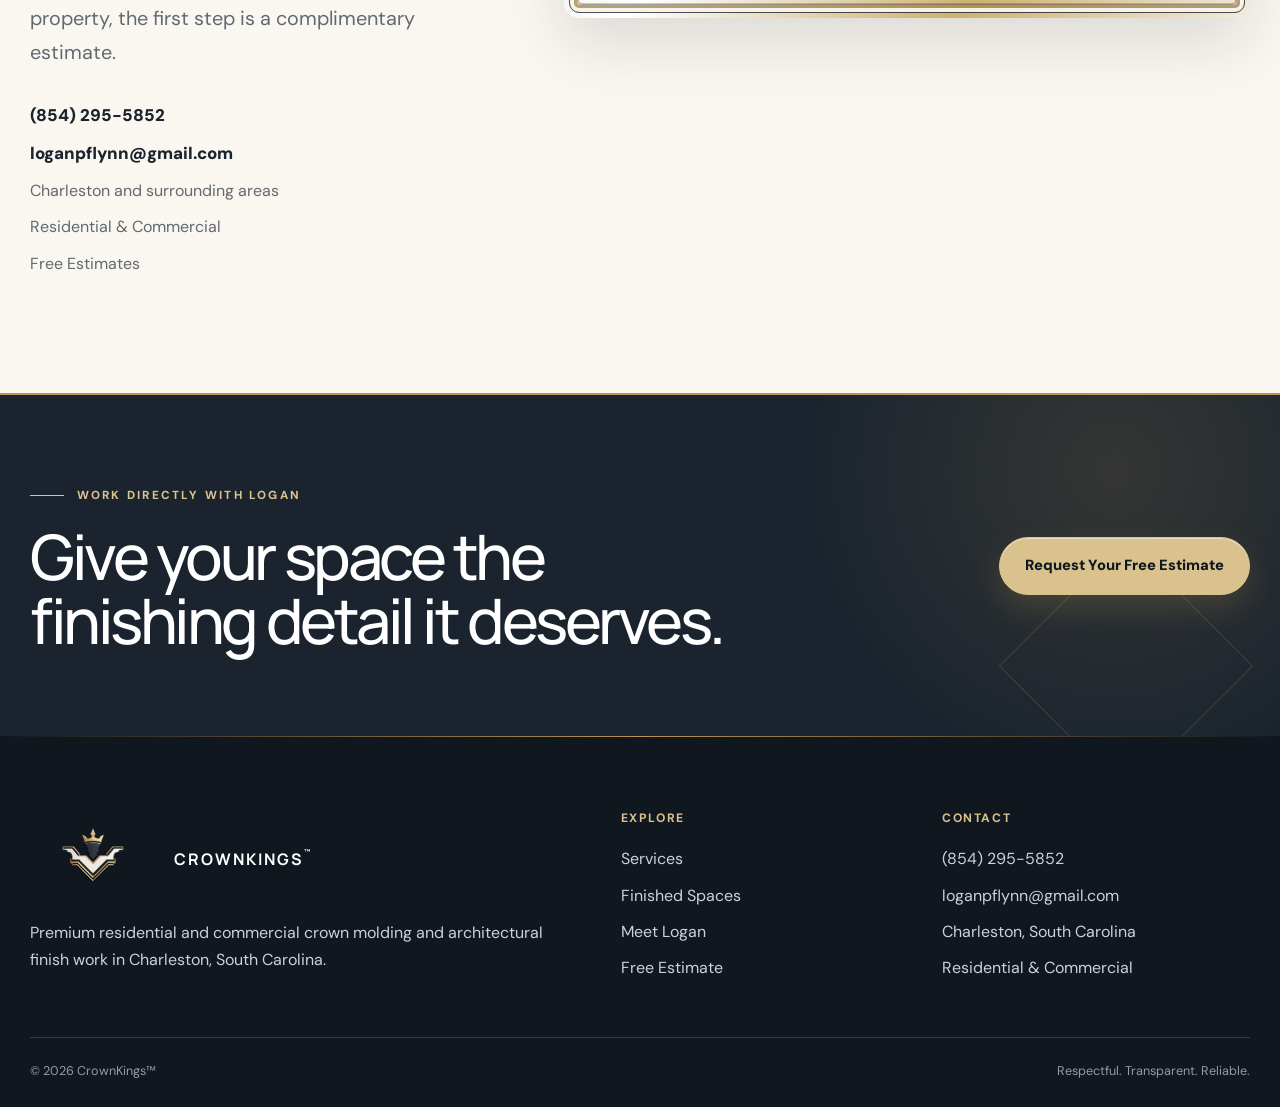
<file: about.html>
<!doctype html>
<html lang="en">
<head>
  <meta charset="utf-8">

  <meta
    name="viewport"
    content="width=device-width, initial-scale=1"
  >

  <title>
    Meet Logan Flynn | CrownKings Charleston
  </title>

  <meta
    name="description"
    content="Meet Logan Flynn, the Charleston craftsman behind CrownKings. Learn about his 25+ years of construction experience and his approach to crown molding, customer service, and architectural finish work."
  >

  <link
    rel="canonical"
    href="https://crownkingsmolding.com/about.html"
  >

  <link
    rel="icon"
    type="image/png"
    href="89656231309e90bf34ad779ece97b69f42b63c4edb5a2dd06393a3e2f8d44122.png"
  >

  <meta
    name="theme-color"
    content="#18212b"
  >

  <meta
    property="og:title"
    content="Meet Logan Flynn | CrownKings"
  >

  <meta
    property="og:description"
    content="Charleston craftsman. Family man. Lifelong builder."
  >

  <meta
    property="og:type"
    content="website"
  >

  <meta
    property="og:url"
    content="https://crownkingsmolding.com/about.html"
  >

  <meta
    property="og:image"
    content="https://crownkingsmolding.com/IMG_3607.jpeg"
  >

  <meta
    property="og:image:alt"
    content="Logan Flynn installing crown molding"
  >

  <meta
    name="twitter:card"
    content="summary_large_image"
  >

  <link
    rel="preconnect"
    href="https://fonts.googleapis.com"
  >

  <link
    rel="preconnect"
    href="https://fonts.gstatic.com"
    crossorigin
  >

  <link
    href="https://fonts.googleapis.com/css2?family=DM+Sans:wght@400;500;600;700&family=Manrope:wght@400;500;600;700&display=swap"
    rel="stylesheet"
  >

  <link
    rel="stylesheet"
    href="css/style.css"
  >
</head>

<body>
  <a
    class="skip-link"
    href="#main"
  >
    Skip to content
  </a>

  <!-- =====================================================
       HEADER
  ====================================================== -->

  <header class="site-header">
    <div class="container nav-shell">
      <a
        class="brand"
        href="index.html"
        aria-label="CrownKings homepage"
      >
        <img
          class="brand-icon"
          src="89656231309e90bf34ad779ece97b69f42b63c4edb5a2dd06393a3e2f8d44122.png"
          alt="CrownKings crown molding logo"
        >

        <span class="brand-copy">
          <strong>
            CROWNKINGS<sup>™</sup>
          </strong>

          <small>
            Crown Molding Experts
          </small>
        </span>
      </a>

      <button
        class="nav-toggle"
        type="button"
        aria-expanded="false"
        aria-controls="site-nav"
        aria-label="Open menu"
      >
        <span></span>
        <span></span>
        <span></span>
      </button>

      <nav
        id="site-nav"
        class="site-nav"
        aria-label="Primary navigation"
      >
        <a href="index.html">
          Home
        </a>

        <a href="services.html">
          Services
        </a>

        <a href="gallery.html">
          Finished Spaces
        </a>

        <a
          href="about.html"
          aria-current="page"
        >
          Meet Logan
        </a>

        <a
          class="button button--small"
          href="https://tally.so/r/gD11ql"
          target="_blank"
          rel="noopener noreferrer"
        >
          Free Estimate
        </a>
      </nav>
    </div>
  </header>

  <main id="main">

    <!-- =====================================================
         PAGE HERO
    ====================================================== -->

    <section class="page-hero">
      <div class="container reveal">
        <span class="kicker">
          Meet Logan
        </span>

        <h1>
          Charleston craftsman. Family man. Lifelong builder.
        </h1>

        <p>
          CrownKings is built around Logan Flynn’s hands-on construction
          experience, his respect for every customer and property, and his
          belief that the smallest details often make the greatest difference.
        </p>
      </div>
    </section>

    <!-- =====================================================
         FOUNDER INTRODUCTION
    ====================================================== -->

    <section class="section section--white">
      <div class="container founder-grid">

        <div class="reveal-left">
          <div
            class="molding-frame molding-frame--portrait architectural-corners"
          >
            <div class="molding-frame__inner">
              <img
                class="founder-photo"
                src="IMG_3607.jpeg"
                alt="Logan Flynn installing crown molding with a nail gun"
                fetchpriority="high"
              >
            </div>
          </div>
        </div>

        <div class="founder-copy reveal-right">
          <span class="section-number">
            01
          </span>

          <span class="kicker">
            The craftsman behind CrownKings
          </span>

          <h2>
            More than 25 years of experience, focused into one specialist craft.
          </h2>

          <p>
            Logan Flynn is a Charleston, South Carolina local with more than
            25 years of construction experience and a lifelong connection to
            building, problem-solving, and hands-on craftsmanship.
          </p>

          <p>
            Throughout his career, he developed a deep appreciation for the
            architectural details that make a room feel balanced and complete.
            Crown molding may be subtle, but the right profile, scale, and
            finish can transform how an entire interior feels.
          </p>

          <p>
            CrownKings grew from Logan’s decision to focus that experience on
            one specialty and pair exceptional workmanship with clear
            communication, dependable service, and genuine respect for every
            customer’s property.
          </p>

          <div class="founder-signature">
            Logan Flynn
            <br>
            Founder, CrownKings
          </div>
        </div>
      </div>
    </section>

    <div
      class="signature-line"
      aria-hidden="true"
    ></div>

    <!-- =====================================================
         LOCAL ROOTS
    ====================================================== -->

    <section class="section section--ivory">
      <div class="container editorial-layout editorial-layout--reverse">

        <div class="editorial-media reveal-right">
          <div class="molding-frame architectural-corners">
            <div class="molding-frame__inner">
              <img
                class="editorial-image"
                src="music-room-after-2048x1536.jpeg"
                alt="Finished music room with navy built-ins, gold accents, crown molding, and decorative ceiling details"
                loading="lazy"
              >
            </div>
          </div>

          <div class="editorial-caption">
            <span>
              Built around beautiful spaces
            </span>

            <span>
              Charleston, South Carolina
            </span>
          </div>
        </div>

        <div class="editorial-copy reveal-left">
          <span class="section-number">
            02
          </span>

          <span class="kicker">
            Local roots
          </span>

          <h2>
            Charleston is home.
          </h2>

          <p>
            Logan understands the character, architecture, and expectations
            that come with working in Lowcountry homes and commercial
            properties.
          </p>

          <p>
            His approach is personal and straightforward. He listens carefully,
            studies the space, explains the work clearly, and treats every
            property with the same care he would expect in his own home.
          </p>

          <p>
            Away from the job site, Logan enjoys spending time with his family
            and his two boys, ages 13 and 8. He also enjoys hunting and fishing
            on his hunting property in Ridgeville.
          </p>

          <p>
            That balance of family, craftsmanship, and time outdoors keeps the
            business grounded in a simple philosophy: do honest work, take
            pride in the details, and leave every space better than you found it.
          </p>
        </div>
      </div>
    </section>

    <!-- =====================================================
         VALUES
    ====================================================== -->

    <section class="section section--navy">
      <div class="container">
        <div class="section-heading reveal">
          <span class="section-number">
            03
          </span>

          <span class="kicker kicker--light">
            The CrownKings standard
          </span>

          <h2>
            Craftsmanship matters. So does the way you are treated.
          </h2>

          <p>
            Every project is guided by three values that shape both the work
            and the experience surrounding it.
          </p>
        </div>

        <div class="values-grid values-grid--three">

          <div class="reveal">
            <span>
              01
            </span>

            <strong>
              Respectful
            </strong>

            <p>
              Respect for your home, business, schedule, expectations, and
              the trust required to work inside your property.
            </p>
          </div>

          <div class="reveal">
            <span>
              02
            </span>

            <strong>
              Transparent
            </strong>

            <p>
              Clear communication, honest recommendations, and a defined
              understanding of the project before work begins.
            </p>
          </div>

          <div class="reveal">
            <span>
              03
            </span>

            <strong>
              Reliable
            </strong>

            <p>
              Dependable follow-through, careful workmanship, and a commitment
              to doing what was promised.
            </p>
          </div>
        </div>
      </div>
    </section>

    <div
      class="signature-line"
      aria-hidden="true"
    ></div>

    <!-- =====================================================
         EXPERIENCE
    ====================================================== -->

    <section class="section section--white">
      <div class="container section-grid">

        <div class="section-heading reveal-left">
          <span class="section-number">
            04
          </span>

          <span class="kicker">
            Experience that informs every decision
          </span>

          <h2>
            A practical understanding of how every detail fits together.
          </h2>

          <p>
            Logan’s broader construction background helps him understand how
            crown molding interacts with walls, ceilings, framing, cabinetry,
            room proportions, and the realities of both older and newer
            properties.
          </p>
        </div>

        <div class="process-list reveal-right">
          <div>
            <span>
              01
            </span>

            <div>
              <strong>
                Residential interiors
              </strong>

              <p>
                Individual rooms, renovations, additions, and coordinated
                whole-home installations.
              </p>
            </div>
          </div>

          <div>
            <span>
              02
            </span>

            <div>
              <strong>
                Commercial properties
              </strong>

              <p>
                Architectural finish work for hospitality, retail, offices,
                and other professional interiors.
              </p>
            </div>
          </div>

          <div>
            <span>
              03
            </span>

            <div>
              <strong>
                Restoration and correction
              </strong>

              <p>
                Replacing damaged, aging, incomplete, or poorly installed
                molding with a cleaner and more cohesive result.
              </p>
            </div>
          </div>

          <div>
            <span>
              04
            </span>

            <div>
              <strong>
                Custom architectural details
              </strong>

              <p>
                Layered profiles, ceiling treatments, transitions, and
                applications designed around the individual room.
              </p>
            </div>
          </div>
        </div>
      </div>
    </section>

    <!-- =====================================================
         FOUNDER PRINCIPLE
    ====================================================== -->

    <section class="section section--ivory">
      <div class="container">
        <div class="testimonial-card reveal">
          <blockquote>
            I treat every home with the same care I would expect in my own.
          </blockquote>

          <footer>
            Logan Flynn — Founder, CrownKings
          </footer>
        </div>
      </div>
    </section>

    <!-- =====================================================
         WORKING WITH CROWNKINGS
    ====================================================== -->

    <section class="section section--white">
      <div class="container editorial-layout">

        <div class="editorial-media reveal-left">
          <div class="molding-frame architectural-corners">
            <div class="molding-frame__inner">
              <img
                class="editorial-image"
                src="crown-molding-green-wall-600x300.webp"
                alt="Close-up of a precisely finished crown molding corner against a dark green wall"
                loading="lazy"
              >
            </div>
          </div>

          <div class="editorial-caption">
            <span>
              Precision in every transition
            </span>

            <span>
              The CrownKings standard
            </span>
          </div>
        </div>

        <div class="editorial-copy reveal-right">
          <span class="section-number">
            05
          </span>

          <span class="kicker">
            Working with CrownKings
          </span>

          <h2>
            A professional experience from the first conversation to the final walkthrough.
          </h2>

          <p>
            Every project begins with a conversation about the property, the
            rooms involved, the desired result, and the practical details that
            affect the work.
          </p>

          <p>
            Logan evaluates the space, explains the recommended approach,
            provides a complimentary estimate, and confirms expectations
            before installation begins.
          </p>

          <p>
            During the project, attention remains focused on preparation,
            alignment, corners, transitions, finishing, protection of the
            property, and a clean final result.
          </p>

          <a
            class="button"
            href="https://tally.so/r/gD11ql"
            target="_blank"
            rel="noopener noreferrer"
          >
            Request Your Free Estimate
          </a>
        </div>
      </div>
    </section>

    <!-- =====================================================
         TRUST BAND
    ====================================================== -->

    <section
      class="trust-band"
      aria-label="CrownKings business highlights"
    >
      <div class="container trust-grid">

        <div>
          <span>
            Experience
          </span>

          <strong>
            25+ Years
          </strong>

          <p>
            Hands-on construction and building experience.
          </p>
        </div>

        <div>
          <span>
            Estimates
          </span>

          <strong>
            Complimentary
          </strong>

          <p>
            Begin with a clear, no-cost project estimate.
          </p>
        </div>

        <div>
          <span>
            Residential
          </span>

          <strong>
            One Room or More
          </strong>

          <p>
            Individual spaces, renovations, and complete homes.
          </p>
        </div>

        <div>
          <span>
            Commercial
          </span>

          <strong>
            Professional Spaces
          </strong>

          <p>
            Architectural finish work for business interiors.
          </p>
        </div>
      </div>
    </section>

    <!-- =====================================================
         ESTIMATE EXPERIENCE
    ====================================================== -->

    <section class="section section--ivory">
      <div class="container contact-grid">

        <div class="contact-copy reveal-left">
          <span class="section-number">
            06
          </span>

          <span class="kicker">
            Start a conversation
          </span>

          <h2>
            Tell Logan about your space.
          </h2>

          <p class="display-copy">
            Whether the project involves a single room, a complete home,
            a renovation, or a commercial property, the first step is a
            complimentary estimate.
          </p>

          <div class="contact-details">
            <a href="tel:+18432144127">
              (854) 295-5852
            </a>

            <a href="mailto:loganpflynn@gmail.com">
              loganpflynn@gmail.com
            </a>

            <span>
              Charleston and surrounding areas
            </span>

            <span>
              Residential &amp; Commercial
            </span>

            <span>
              Free Estimates
            </span>
          </div>
        </div>

        <div class="reveal-right">
          <div class="molding-frame molding-frame--form">
            <div class="molding-frame__inner">
              <div class="tally-shell">
                <div>
                  <span class="kicker">
                    Begin your project
                  </span>

                  <h3>
                    Request a complimentary estimate.
                  </h3>

                  <p>
                    Share a few details about your property, the rooms
                    involved, and the result you would like to achieve.
                    Logan will personally review your inquiry.
                  </p>

                  <div
                    style="
                      display: flex;
                      flex-wrap: wrap;
                      justify-content: center;
                      gap: 0.8rem;
                      margin-top: 1.6rem;
                    "
                  >
                    <a
                      class="button"
                      href="https://tally.so/r/gD11ql"
                      target="_blank"
                      rel="noopener noreferrer"
                    >
                      Begin Your Estimate
                    </a>

                    <a
                      class="button button--outline"
                      href="tel:+18432144127"
                    >
                      Call Logan
                    </a>
                  </div>
                </div>
              </div>
            </div>
          </div>
        </div>
      </div>
    </section>
  </main>

  <!-- =====================================================
       FINAL CTA
  ====================================================== -->

  <section class="final-cta">
    <div class="container final-cta__inner">
      <div>
        <span class="kicker kicker--light">
          Work directly with Logan
        </span>

        <h2>
          Give your space the finishing detail it deserves.
        </h2>
      </div>

      <a
        class="button button--light"
        href="https://tally.so/r/gD11ql"
        target="_blank"
        rel="noopener noreferrer"
      >
        Request Your Free Estimate
      </a>
    </div>
  </section>

  <!-- =====================================================
       FOOTER
  ====================================================== -->

  <footer class="site-footer">
    <div class="container footer-grid">

      <div>
        <div class="footer-brand">
          <img
            class="footer-icon"
            src="89656231309e90bf34ad779ece97b69f42b63c4edb5a2dd06393a3e2f8d44122.png"
            alt="CrownKings crown molding logo"
          >

          <strong>
            CROWNKINGS<sup>™</sup>
          </strong>
        </div>

        <p>
          Premium residential and commercial crown molding and architectural
          finish work in Charleston, South Carolina.
        </p>
      </div>

      <div>
        <strong>
          Explore
        </strong>

        <a href="services.html">
          Services
        </a>

        <a href="gallery.html">
          Finished Spaces
        </a>

        <a href="about.html">
          Meet Logan
        </a>

        <a
          href="https://tally.so/r/gD11ql"
          target="_blank"
          rel="noopener noreferrer"
        >
          Free Estimate
        </a>
      </div>

      <div>
        <strong>
          Contact
        </strong>

        <a href="tel:+18432144127">
          (854) 295-5852
        </a>

        <a href="mailto:loganpflynn@gmail.com">
          loganpflynn@gmail.com
        </a>

        <span>
          Charleston, South Carolina
        </span>

        <span>
          Residential &amp; Commercial
        </span>
      </div>
    </div>

    <div class="container footer-bottom">
      <span>
        © 2026 CrownKings™
      </span>

      <span>
        Respectful. Transparent. Reliable.
      </span>
    </div>
  </footer>

  <a
    class="floating-estimate"
    href="https://tally.so/r/gD11ql"
    target="_blank"
    rel="noopener noreferrer"
    aria-label="Request a free CrownKings estimate"
  >
    Free Estimate
  </a>

  <script
    src="js/script.js"
    defer
  ></script>
</body>
</html>
</file>
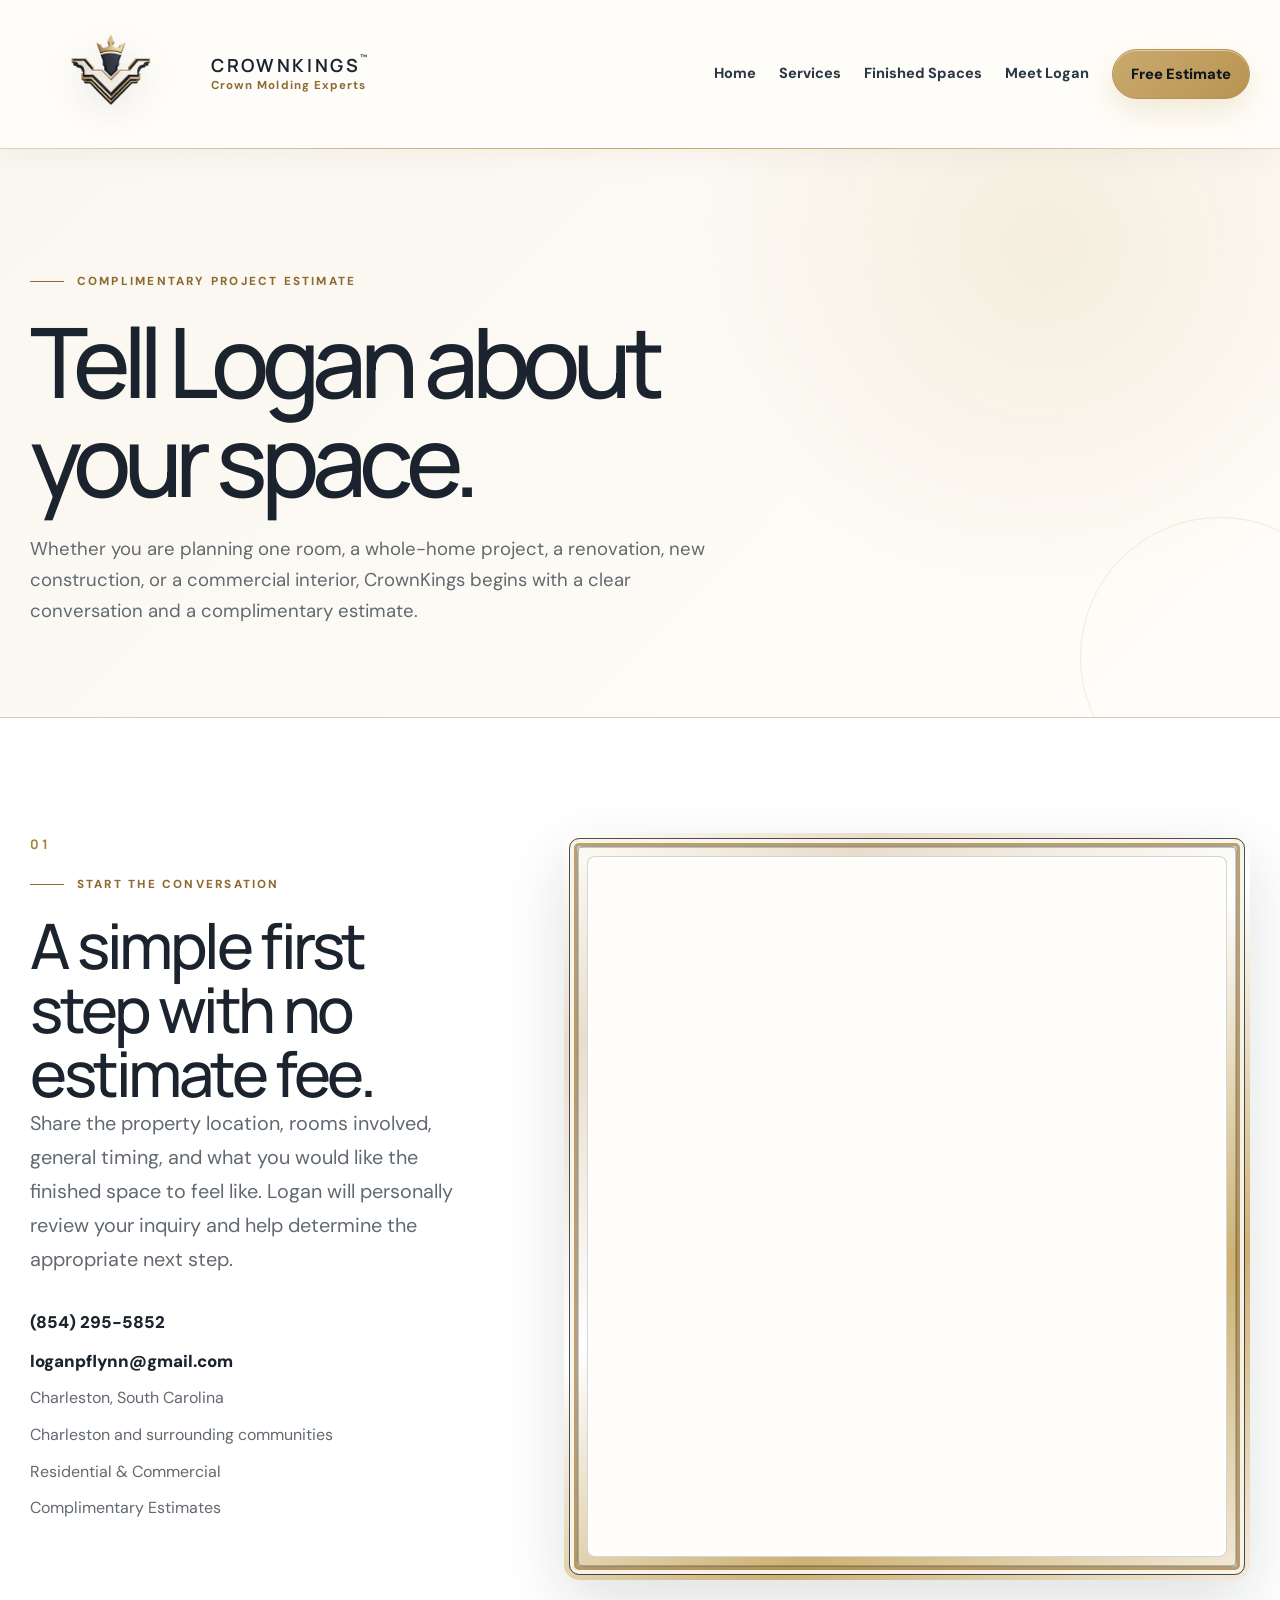
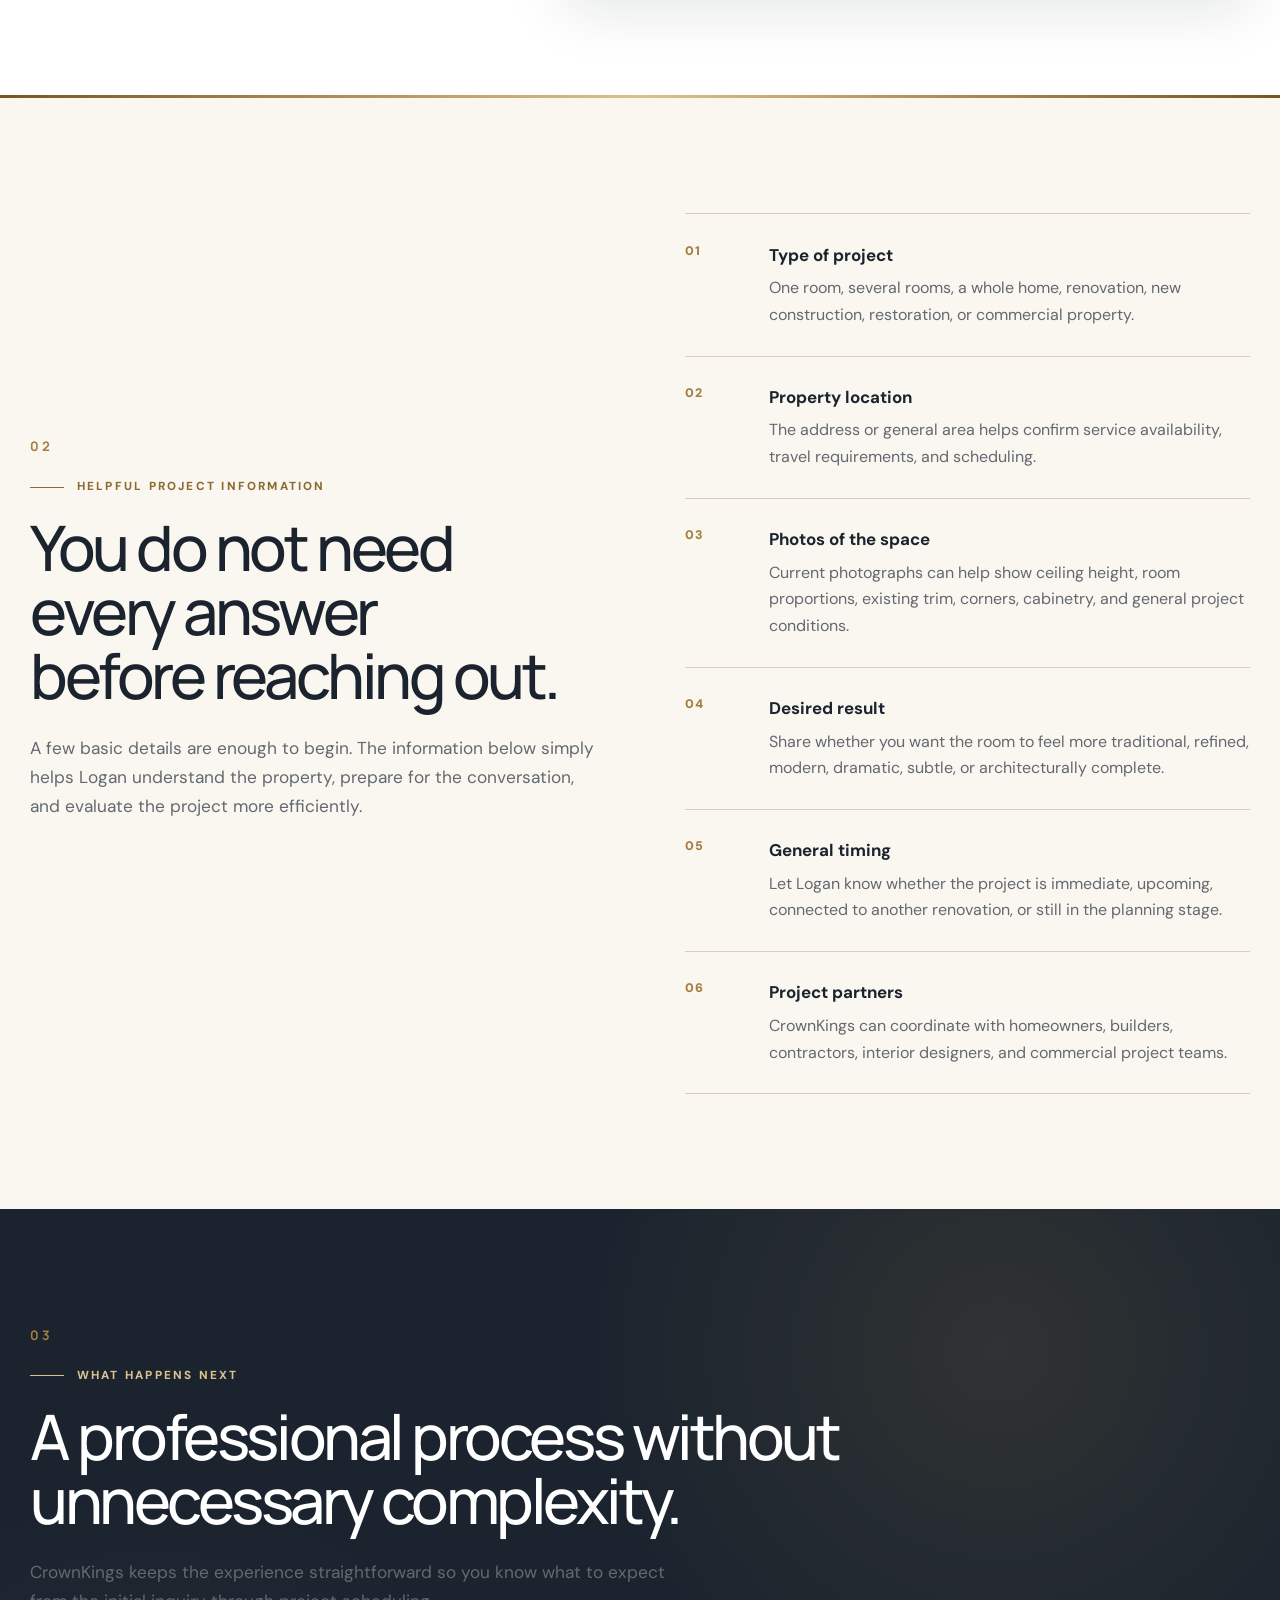
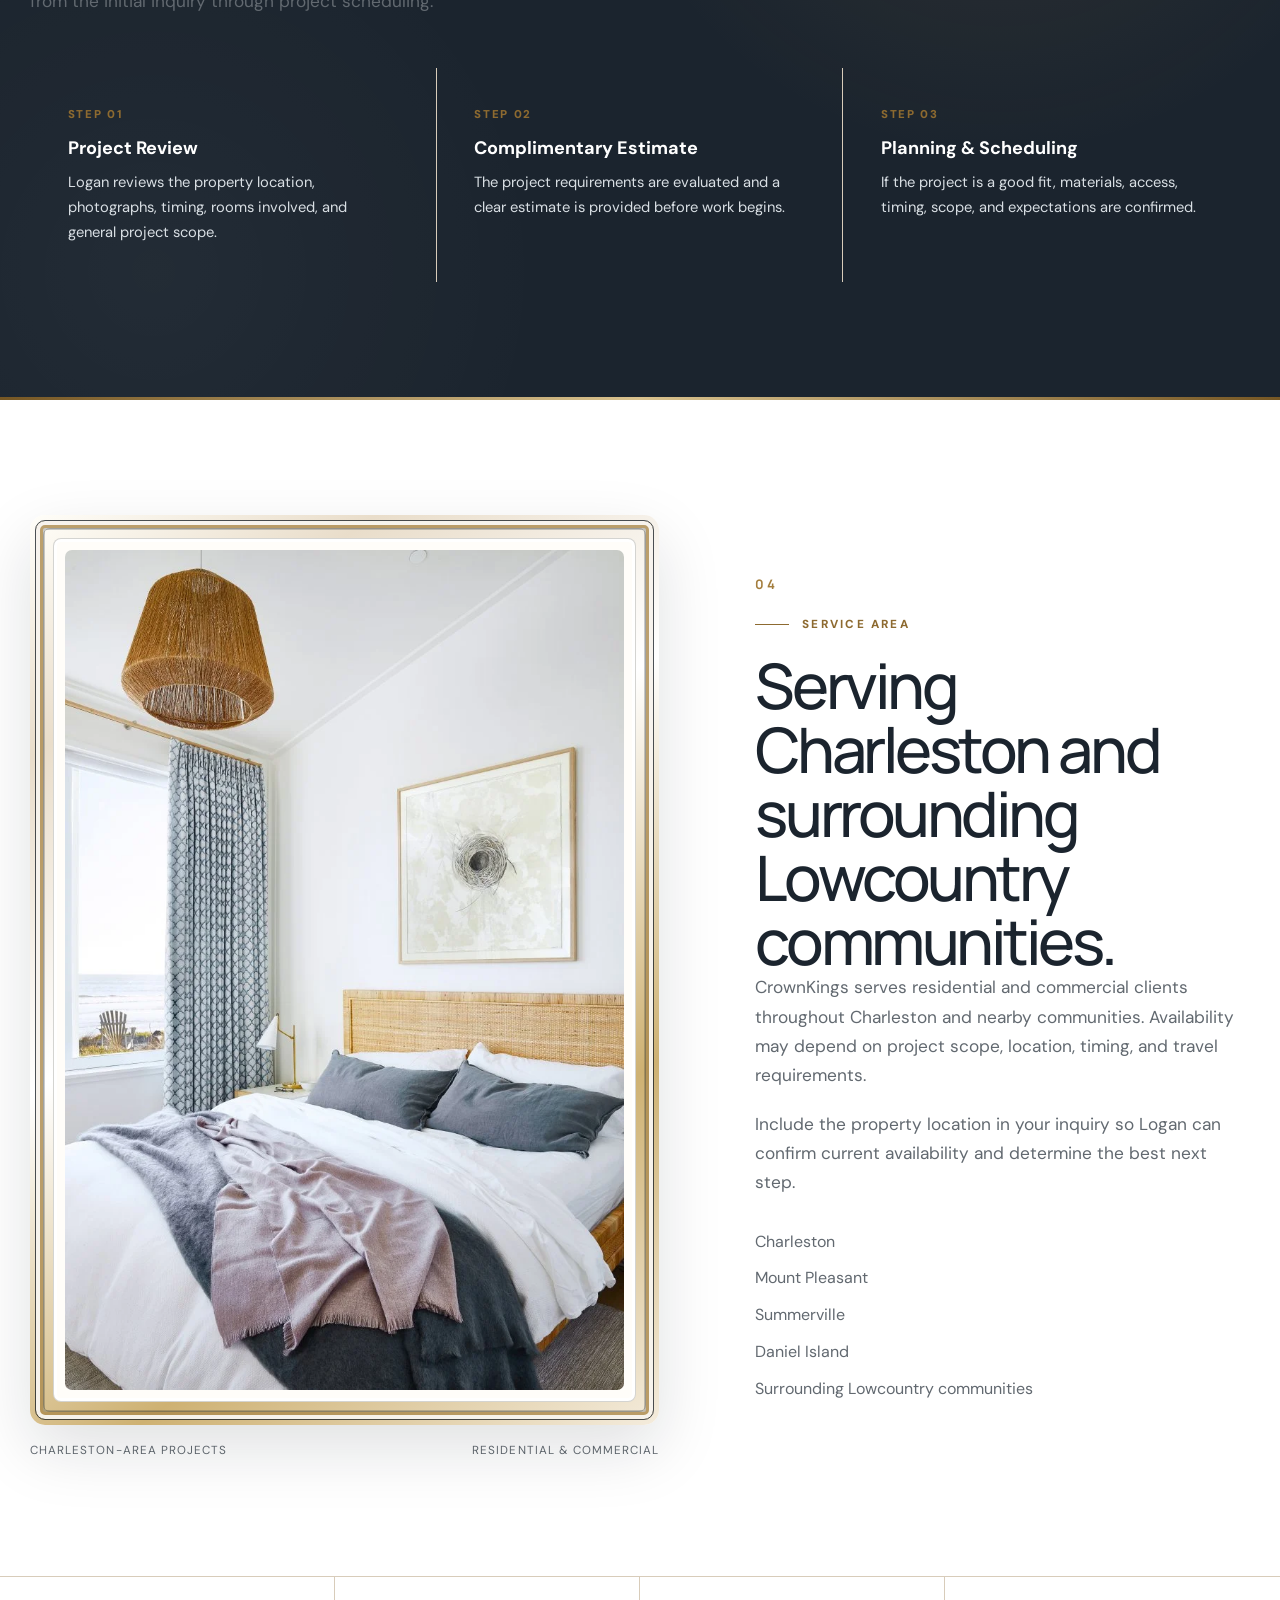
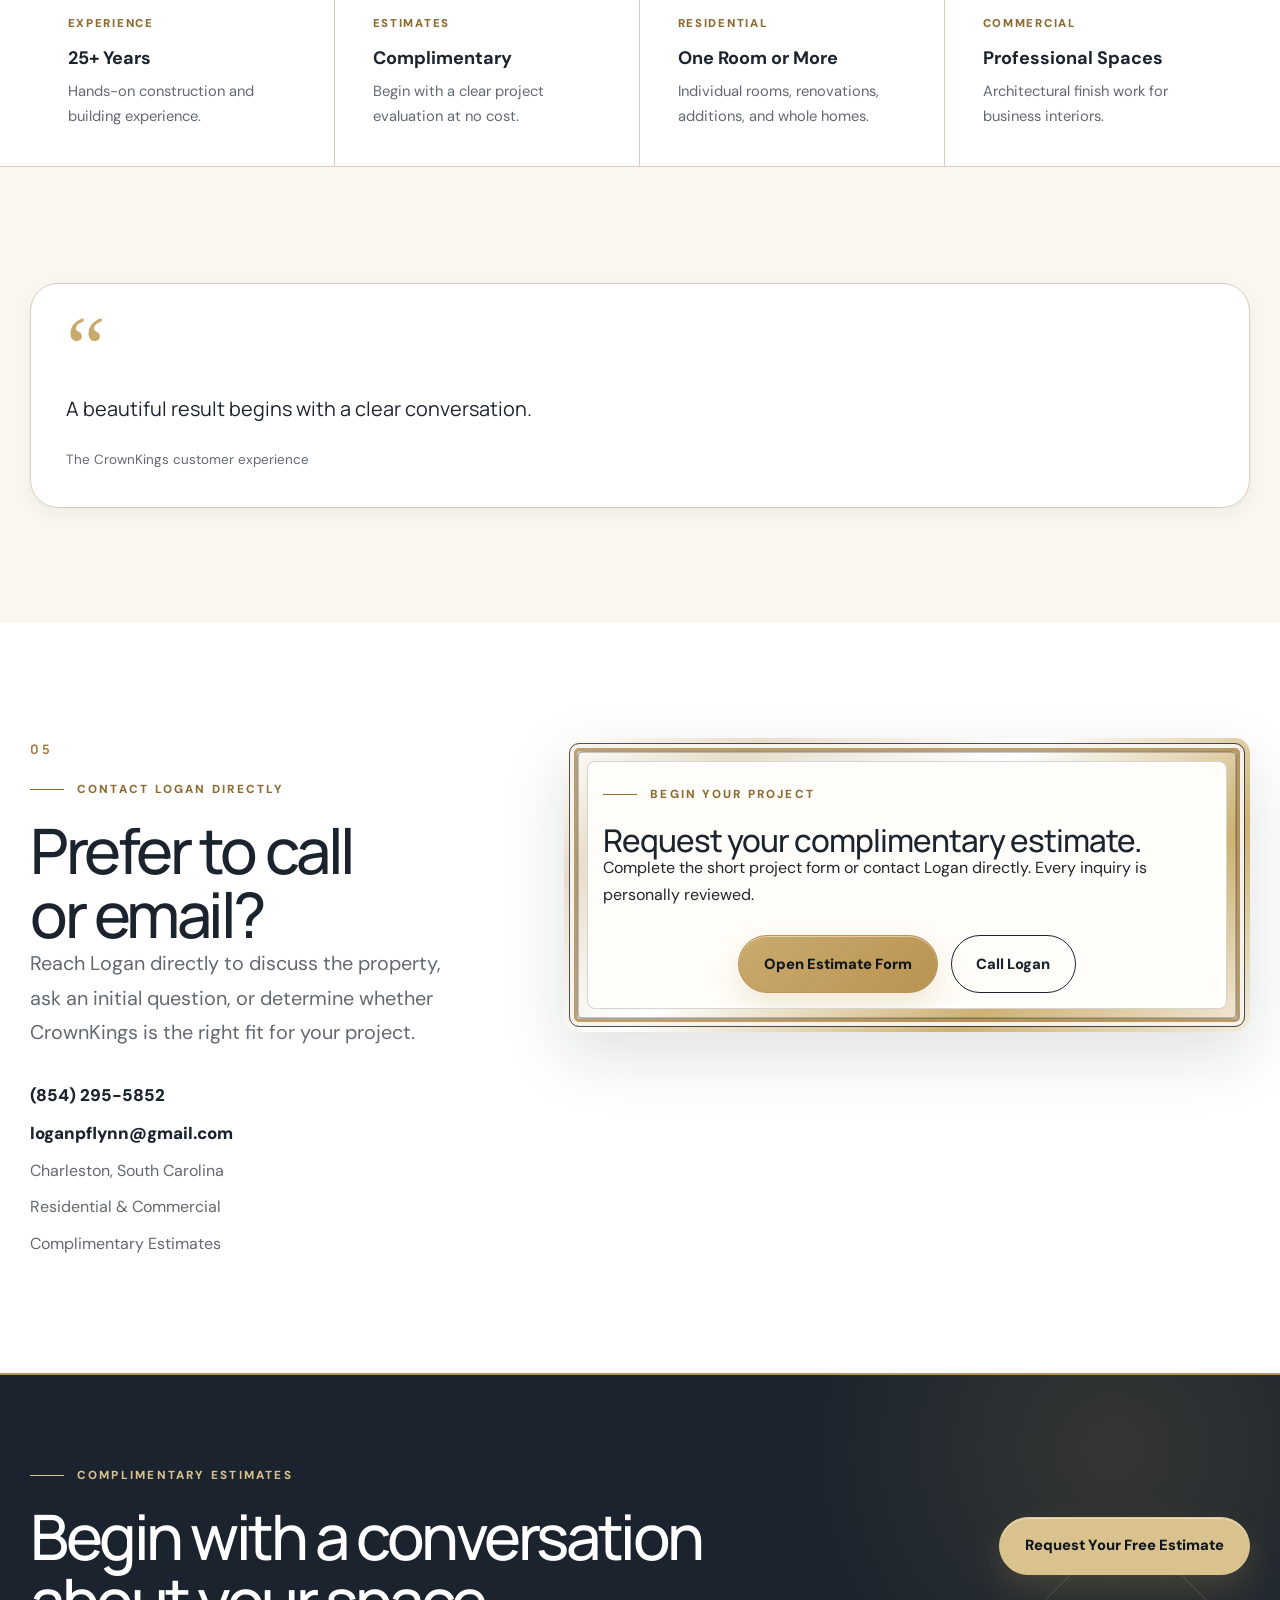
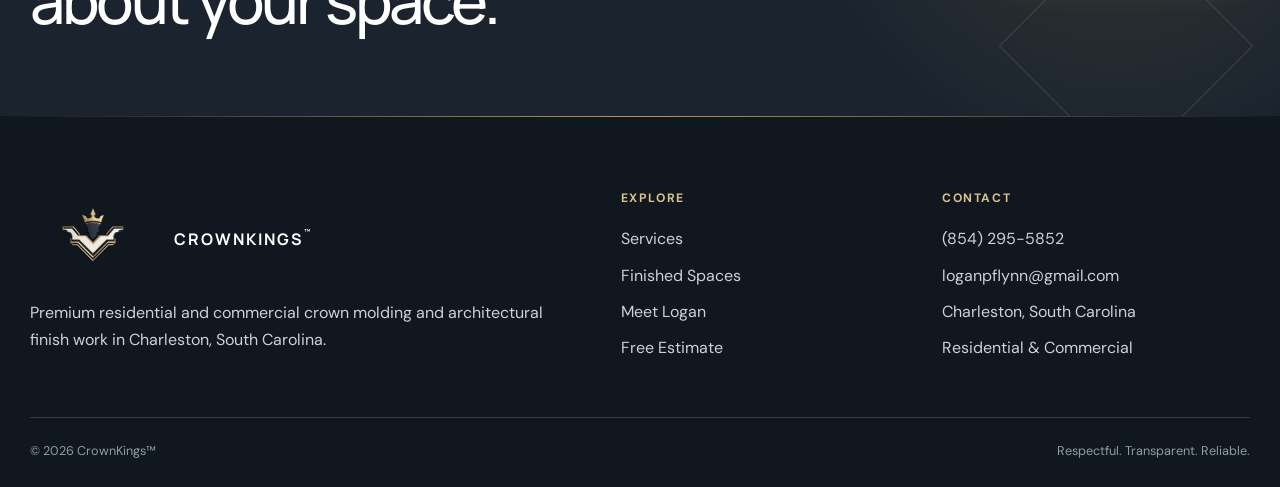
<file: contact.html>
<!doctype html>
<html lang="en">
<head>
  <meta charset="utf-8">

  <meta
    name="viewport"
    content="width=device-width, initial-scale=1"
  >

  <title>
    Free Crown Molding Estimate | CrownKings Charleston
  </title>

  <meta
    name="description"
    content="Request a free residential or commercial crown molding estimate from CrownKings in Charleston, South Carolina. Contact Logan Flynn at (843-295-5852)."
  >

  <link
    rel="canonical"
    href="https://crownkingsmolding.com/contact.html"
  >

  <link
    rel="icon"
    type="image/png"
    href="89656231309e90bf34ad779ece97b69f42b63c4edb5a2dd06393a3e2f8d44122.png"
  >

  <meta
    name="theme-color"
    content="#18212b"
  >

  <meta
    property="og:title"
    content="Request a Free Estimate | CrownKings"
  >

  <meta
    property="og:description"
    content="Tell CrownKings about your residential or commercial crown molding project in Charleston, South Carolina."
  >

  <meta
    property="og:type"
    content="website"
  >

  <meta
    property="og:url"
    content="https://crownkingsmolding.com/contact.html"
  >

  <meta
    property="og:image"
    content="https://crownkingsmolding.com/music-room-after-2048x1536.jpeg"
  >

  <meta
    property="og:image:alt"
    content="Finished interior featuring crown molding and architectural ceiling details"
  >

  <meta
    name="twitter:card"
    content="summary_large_image"
  >

  <link
    rel="preconnect"
    href="https://fonts.googleapis.com"
  >

  <link
    rel="preconnect"
    href="https://fonts.gstatic.com"
    crossorigin
  >

  <link
    href="https://fonts.googleapis.com/css2?family=DM+Sans:wght@400;500;600;700&family=Manrope:wght@400;500;600;700&display=swap"
    rel="stylesheet"
  >

  <link
    rel="stylesheet"
    href="css/style.css"
  >
</head>

<body>
  <a
    class="skip-link"
    href="#main"
  >
    Skip to content
  </a>

  <!-- =====================================================
       HEADER
  ====================================================== -->

  <header class="site-header">
    <div class="container nav-shell">
      <a
        class="brand"
        href="index.html"
        aria-label="CrownKings homepage"
      >
        <img
          class="brand-icon"
          src="89656231309e90bf34ad779ece97b69f42b63c4edb5a2dd06393a3e2f8d44122.png"
          alt="CrownKings crown molding logo"
        >

        <span class="brand-copy">
          <strong>
            CROWNKINGS<sup>™</sup>
          </strong>

          <small>
            Crown Molding Experts
          </small>
        </span>
      </a>

      <button
        class="nav-toggle"
        type="button"
        aria-expanded="false"
        aria-controls="site-nav"
        aria-label="Open menu"
      >
        <span></span>
        <span></span>
        <span></span>
      </button>

      <nav
        id="site-nav"
        class="site-nav"
        aria-label="Primary navigation"
      >
        <a href="index.html">
          Home
        </a>

        <a href="services.html">
          Services
        </a>

        <a href="gallery.html">
          Finished Spaces
        </a>

        <a href="about.html">
          Meet Logan
        </a>

        <a
          class="button button--small"
          href="contact.html"
          aria-current="page"
        >
          Free Estimate
        </a>
      </nav>
    </div>
  </header>

  <main id="main">

    <!-- =====================================================
         PAGE HERO
    ====================================================== -->

    <section class="page-hero">
      <div class="container reveal">
        <span class="kicker">
          Complimentary project estimate
        </span>

        <h1>
          Tell Logan about your space.
        </h1>

        <p>
          Whether you are planning one room, a whole-home project,
          a renovation, new construction, or a commercial interior,
          CrownKings begins with a clear conversation and a complimentary
          estimate.
        </p>
      </div>
    </section>

    <!-- =====================================================
         LIVE ESTIMATE FORM
    ====================================================== -->

    <section class="section section--white">
      <div class="container contact-grid">

        <div class="contact-copy reveal-left">
          <span class="section-number">
            01
          </span>

          <span class="kicker">
            Start the conversation
          </span>

          <h2>
            A simple first step with no estimate fee.
          </h2>

          <p class="display-copy">
            Share the property location, rooms involved, general timing,
            and what you would like the finished space to feel like.
            Logan will personally review your inquiry and help determine
            the appropriate next step.
          </p>

          <div class="contact-details">
            <a href="tel:+18432144127">
              (854) 295-5852
            </a>

            <a href="mailto:loganpflynn@gmail.com">
              loganpflynn@gmail.com
            </a>

            <span>
              Charleston, South Carolina
            </span>

            <span>
              Charleston and surrounding communities
            </span>

            <span>
              Residential &amp; Commercial
            </span>

            <span>
              Complimentary Estimates
            </span>
          </div>
        </div>

        <div class="reveal-right">
          <div class="molding-frame molding-frame--form">
            <div class="molding-frame__inner">
              <iframe
                class="tally-embed"
                data-tally-src="https://tally.so/embed/gD11ql?alignLeft=1&hideTitle=1&transparentBackground=1&dynamicHeight=1"
                src="https://tally.so/embed/gD11ql?alignLeft=1&hideTitle=1&transparentBackground=1&dynamicHeight=1"
                title="CrownKings complimentary estimate form"
                width="100%"
                height="660"
                frameborder="0"
                marginheight="0"
                marginwidth="0"
                loading="eager"
              ></iframe>
            </div>
          </div>
        </div>
      </div>
    </section>

    <div
      class="signature-line"
      aria-hidden="true"
    ></div>

    <!-- =====================================================
         HELPFUL PROJECT INFORMATION
    ====================================================== -->

    <section class="section section--ivory">
      <div class="container section-grid">

        <div class="section-heading reveal-left">
          <span class="section-number">
            02
          </span>

          <span class="kicker">
            Helpful project information
          </span>

          <h2>
            You do not need every answer before reaching out.
          </h2>

          <p>
            A few basic details are enough to begin. The information below
            simply helps Logan understand the property, prepare for the
            conversation, and evaluate the project more efficiently.
          </p>
        </div>

        <div class="process-list reveal-right">
          <div>
            <span>
              01
            </span>

            <div>
              <strong>
                Type of project
              </strong>

              <p>
                One room, several rooms, a whole home, renovation,
                new construction, restoration, or commercial property.
              </p>
            </div>
          </div>

          <div>
            <span>
              02
            </span>

            <div>
              <strong>
                Property location
              </strong>

              <p>
                The address or general area helps confirm service availability,
                travel requirements, and scheduling.
              </p>
            </div>
          </div>

          <div>
            <span>
              03
            </span>

            <div>
              <strong>
                Photos of the space
              </strong>

              <p>
                Current photographs can help show ceiling height, room
                proportions, existing trim, corners, cabinetry, and general
                project conditions.
              </p>
            </div>
          </div>

          <div>
            <span>
              04
            </span>

            <div>
              <strong>
                Desired result
              </strong>

              <p>
                Share whether you want the room to feel more traditional,
                refined, modern, dramatic, subtle, or architecturally complete.
              </p>
            </div>
          </div>

          <div>
            <span>
              05
            </span>

            <div>
              <strong>
                General timing
              </strong>

              <p>
                Let Logan know whether the project is immediate, upcoming,
                connected to another renovation, or still in the planning stage.
              </p>
            </div>
          </div>

          <div>
            <span>
              06
            </span>

            <div>
              <strong>
                Project partners
              </strong>

              <p>
                CrownKings can coordinate with homeowners, builders,
                contractors, interior designers, and commercial project teams.
              </p>
            </div>
          </div>
        </div>
      </div>
    </section>

    <!-- =====================================================
         WHAT HAPPENS NEXT
    ====================================================== -->

    <section class="section section--navy">
      <div class="container">
        <div class="section-heading reveal">
          <span class="section-number">
            03
          </span>

          <span class="kicker kicker--light">
            What happens next
          </span>

          <h2>
            A professional process without unnecessary complexity.
          </h2>

          <p>
            CrownKings keeps the experience straightforward so you know
            what to expect from the initial inquiry through project scheduling.
          </p>
        </div>

        <div class="values-grid values-grid--three">

          <div class="reveal">
            <span>
              Step 01
            </span>

            <strong>
              Project Review
            </strong>

            <p>
              Logan reviews the property location, photographs, timing,
              rooms involved, and general project scope.
            </p>
          </div>

          <div class="reveal">
            <span>
              Step 02
            </span>

            <strong>
              Complimentary Estimate
            </strong>

            <p>
              The project requirements are evaluated and a clear estimate
              is provided before work begins.
            </p>
          </div>

          <div class="reveal">
            <span>
              Step 03
            </span>

            <strong>
              Planning &amp; Scheduling
            </strong>

            <p>
              If the project is a good fit, materials, access, timing,
              scope, and expectations are confirmed.
            </p>
          </div>
        </div>
      </div>
    </section>

    <div
      class="signature-line"
      aria-hidden="true"
    ></div>

    <!-- =====================================================
         SERVICE AREA
    ====================================================== -->

    <section class="section section--white">
      <div class="container editorial-layout">

        <div class="editorial-media reveal-left">
          <div class="molding-frame architectural-corners">
            <div class="molding-frame__inner">
              <img
                class="editorial-image"
                src="1562860402839.webp"
                alt="Coastal bedroom with natural light and white crown molding"
                loading="lazy"
              >
            </div>
          </div>

          <div class="editorial-caption">
            <span>
              Charleston-area projects
            </span>

            <span>
              Residential &amp; commercial
            </span>
          </div>
        </div>

        <div class="editorial-copy reveal-right">
          <span class="section-number">
            04
          </span>

          <span class="kicker">
            Service area
          </span>

          <h2>
            Serving Charleston and surrounding Lowcountry communities.
          </h2>

          <p>
            CrownKings serves residential and commercial clients throughout
            Charleston and nearby communities. Availability may depend on
            project scope, location, timing, and travel requirements.
          </p>

          <p>
            Include the property location in your inquiry so Logan can confirm
            current availability and determine the best next step.
          </p>

          <div class="contact-details">
            <span>
              Charleston
            </span>

            <span>
              Mount Pleasant
            </span>

            <span>
              Summerville
            </span>

            <span>
              Daniel Island
            </span>

            <span>
              Surrounding Lowcountry communities
            </span>
          </div>
        </div>
      </div>
    </section>

    <!-- =====================================================
         TRUST BAND
    ====================================================== -->

    <section
      class="trust-band"
      aria-label="CrownKings estimate and service highlights"
    >
      <div class="container trust-grid">

        <div>
          <span>
            Experience
          </span>

          <strong>
            25+ Years
          </strong>

          <p>
            Hands-on construction and building experience.
          </p>
        </div>

        <div>
          <span>
            Estimates
          </span>

          <strong>
            Complimentary
          </strong>

          <p>
            Begin with a clear project evaluation at no cost.
          </p>
        </div>

        <div>
          <span>
            Residential
          </span>

          <strong>
            One Room or More
          </strong>

          <p>
            Individual rooms, renovations, additions, and whole homes.
          </p>
        </div>

        <div>
          <span>
            Commercial
          </span>

          <strong>
            Professional Spaces
          </strong>

          <p>
            Architectural finish work for business interiors.
          </p>
        </div>
      </div>
    </section>

    <!-- =====================================================
         CUSTOMER PRINCIPLE
    ====================================================== -->

    <section class="section section--ivory">
      <div class="container">
        <div class="testimonial-card reveal">
          <blockquote>
            A beautiful result begins with a clear conversation.
          </blockquote>

          <footer>
            The CrownKings customer experience
          </footer>
        </div>
      </div>
    </section>

    <!-- =====================================================
         DIRECT CONTACT
    ====================================================== -->

    <section class="section section--white">
      <div class="container contact-grid">

        <div class="contact-copy reveal-left">
          <span class="section-number">
            05
          </span>

          <span class="kicker">
            Contact Logan directly
          </span>

          <h2>
            Prefer to call or email?
          </h2>

          <p class="display-copy">
            Reach Logan directly to discuss the property, ask an initial
            question, or determine whether CrownKings is the right fit
            for your project.
          </p>

          <div class="contact-details">
            <a href="tel:+18432144127">
              (854) 295-5852
            </a>

            <a
              href="mailto:loganpflynn@gmail.com?subject=CrownKings%20Project%20Inquiry"
            >
              loganpflynn@gmail.com
            </a>

            <span>
              Charleston, South Carolina
            </span>

            <span>
              Residential &amp; Commercial
            </span>

            <span>
              Complimentary Estimates
            </span>
          </div>
        </div>

        <div class="reveal-right">
          <div class="molding-frame molding-frame--form">
            <div class="molding-frame__inner">
              <div class="tally-shell">
                <div>
                  <span class="kicker">
                    Begin your project
                  </span>

                  <h3>
                    Request your complimentary estimate.
                  </h3>

                  <p>
                    Complete the short project form or contact Logan directly.
                    Every inquiry is personally reviewed.
                  </p>

                  <div
                    style="
                      display: flex;
                      flex-wrap: wrap;
                      justify-content: center;
                      gap: 0.8rem;
                      margin-top: 1.6rem;
                    "
                  >
                    <a
                      class="button"
                      href="https://tally.so/r/gD11ql"
                      target="_blank"
                      rel="noopener noreferrer"
                    >
                      Open Estimate Form
                    </a>

                    <a
                      class="button button--outline"
                      href="tel:+18432144127"
                    >
                      Call Logan
                    </a>
                  </div>
                </div>
              </div>
            </div>
          </div>
        </div>
      </div>
    </section>
  </main>

  <!-- =====================================================
       FINAL CTA
  ====================================================== -->

  <section class="final-cta">
    <div class="container final-cta__inner">
      <div>
        <span class="kicker kicker--light">
          Complimentary estimates
        </span>

        <h2>
          Begin with a conversation about your space.
        </h2>
      </div>

      <a
        class="button button--light"
        href="https://tally.so/r/gD11ql"
        target="_blank"
        rel="noopener noreferrer"
      >
        Request Your Free Estimate
      </a>
    </div>
  </section>

  <!-- =====================================================
       FOOTER
  ====================================================== -->

  <footer class="site-footer">
    <div class="container footer-grid">

      <div>
        <div class="footer-brand">
          <img
            class="footer-icon"
            src="89656231309e90bf34ad779ece97b69f42b63c4edb5a2dd06393a3e2f8d44122.png"
            alt="CrownKings crown molding logo"
          >

          <strong>
            CROWNKINGS<sup>™</sup>
          </strong>
        </div>

        <p>
          Premium residential and commercial crown molding and architectural
          finish work in Charleston, South Carolina.
        </p>
      </div>

      <div>
        <strong>
          Explore
        </strong>

        <a href="services.html">
          Services
        </a>

        <a href="gallery.html">
          Finished Spaces
        </a>

        <a href="about.html">
          Meet Logan
        </a>

        <a href="contact.html">
          Free Estimate
        </a>
      </div>

      <div>
        <strong>
          Contact
        </strong>

        <a href="tel:+18432144127">
          (854) 295-5852
        </a>

        <a href="mailto:loganpflynn@gmail.com">
          loganpflynn@gmail.com
        </a>

        <span>
          Charleston, South Carolina
        </span>

        <span>
          Residential &amp; Commercial
        </span>
      </div>
    </div>

    <div class="container footer-bottom">
      <span>
        © 2026 CrownKings™
      </span>

      <span>
        Respectful. Transparent. Reliable.
      </span>
    </div>
  </footer>

  <a
    class="floating-estimate"
    href="https://tally.so/r/gD11ql"
    target="_blank"
    rel="noopener noreferrer"
    aria-label="Request a free CrownKings estimate"
  >
    Free Estimate
  </a>

  <script
    src="https://tally.so/widgets/embed.js"
    defer
  ></script>

  <script
    src="js/script.js"
    defer
  ></script>
</body>
</html>
</file>
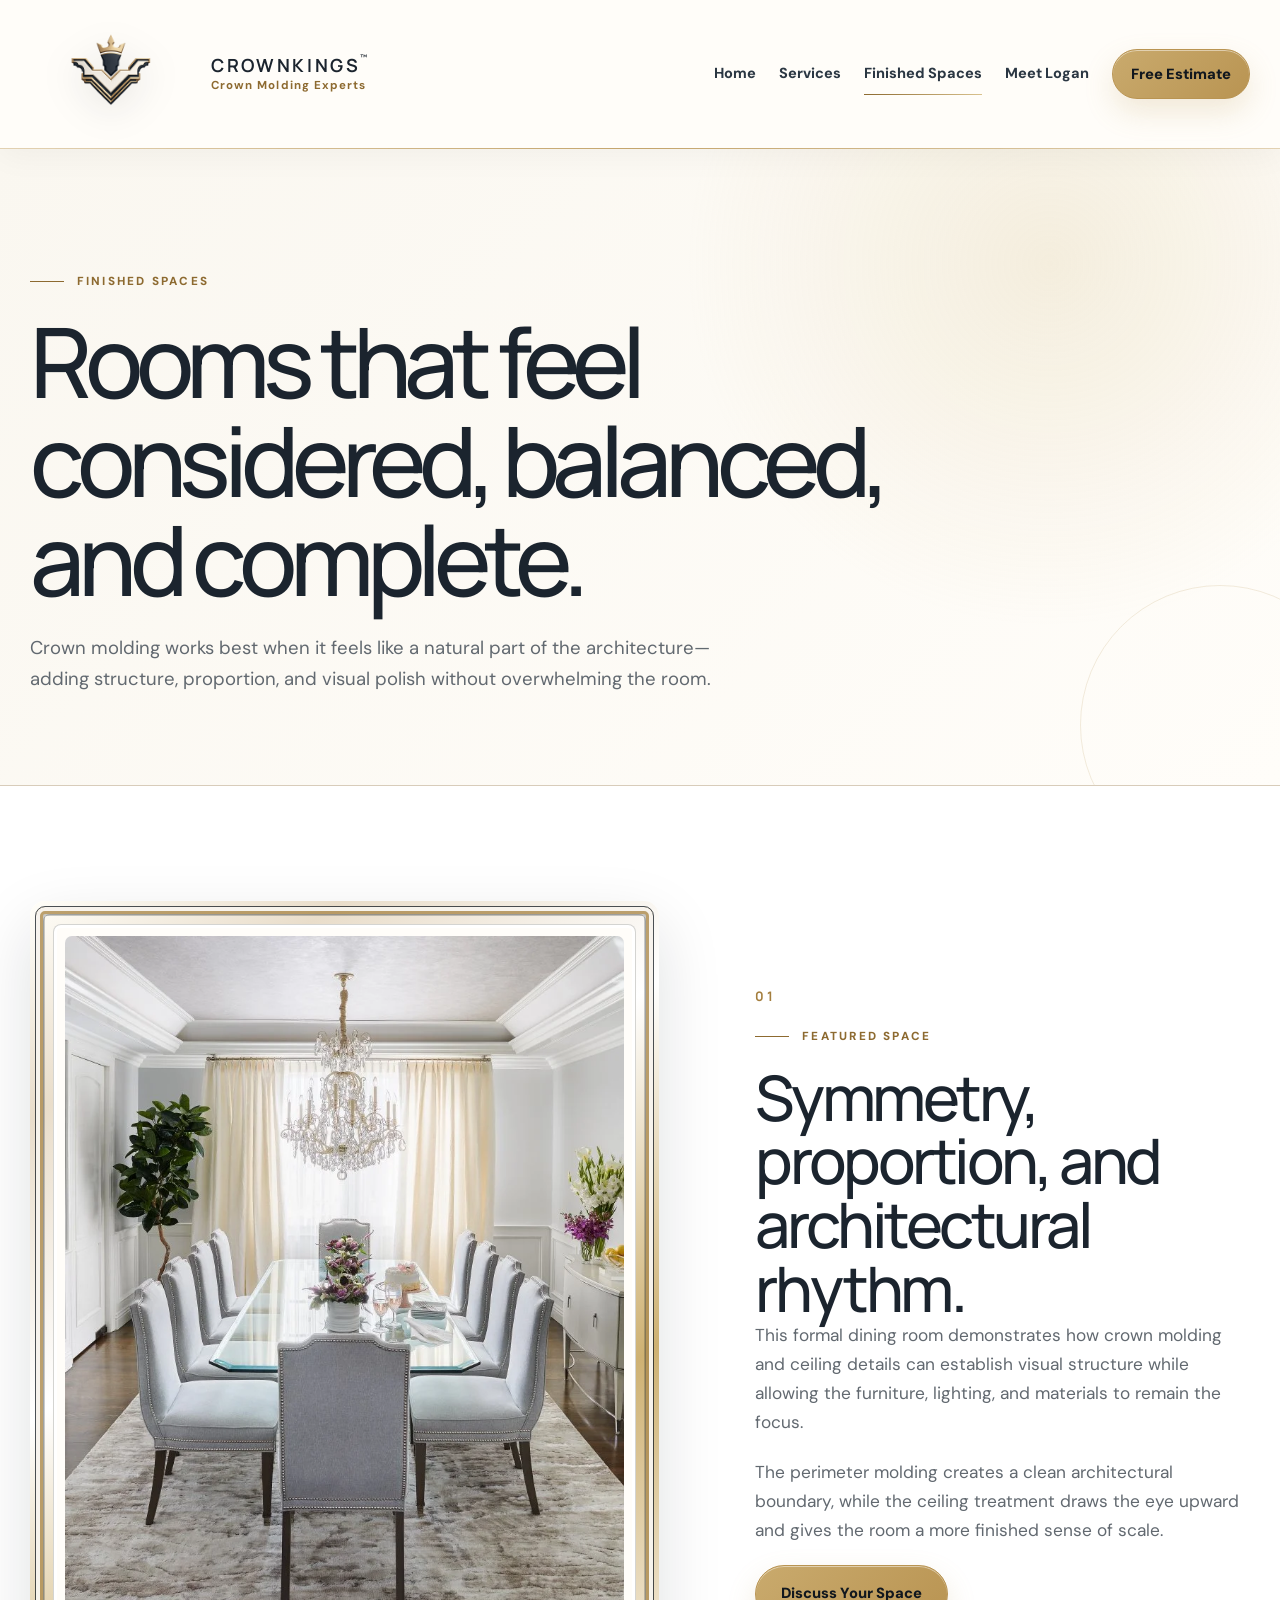
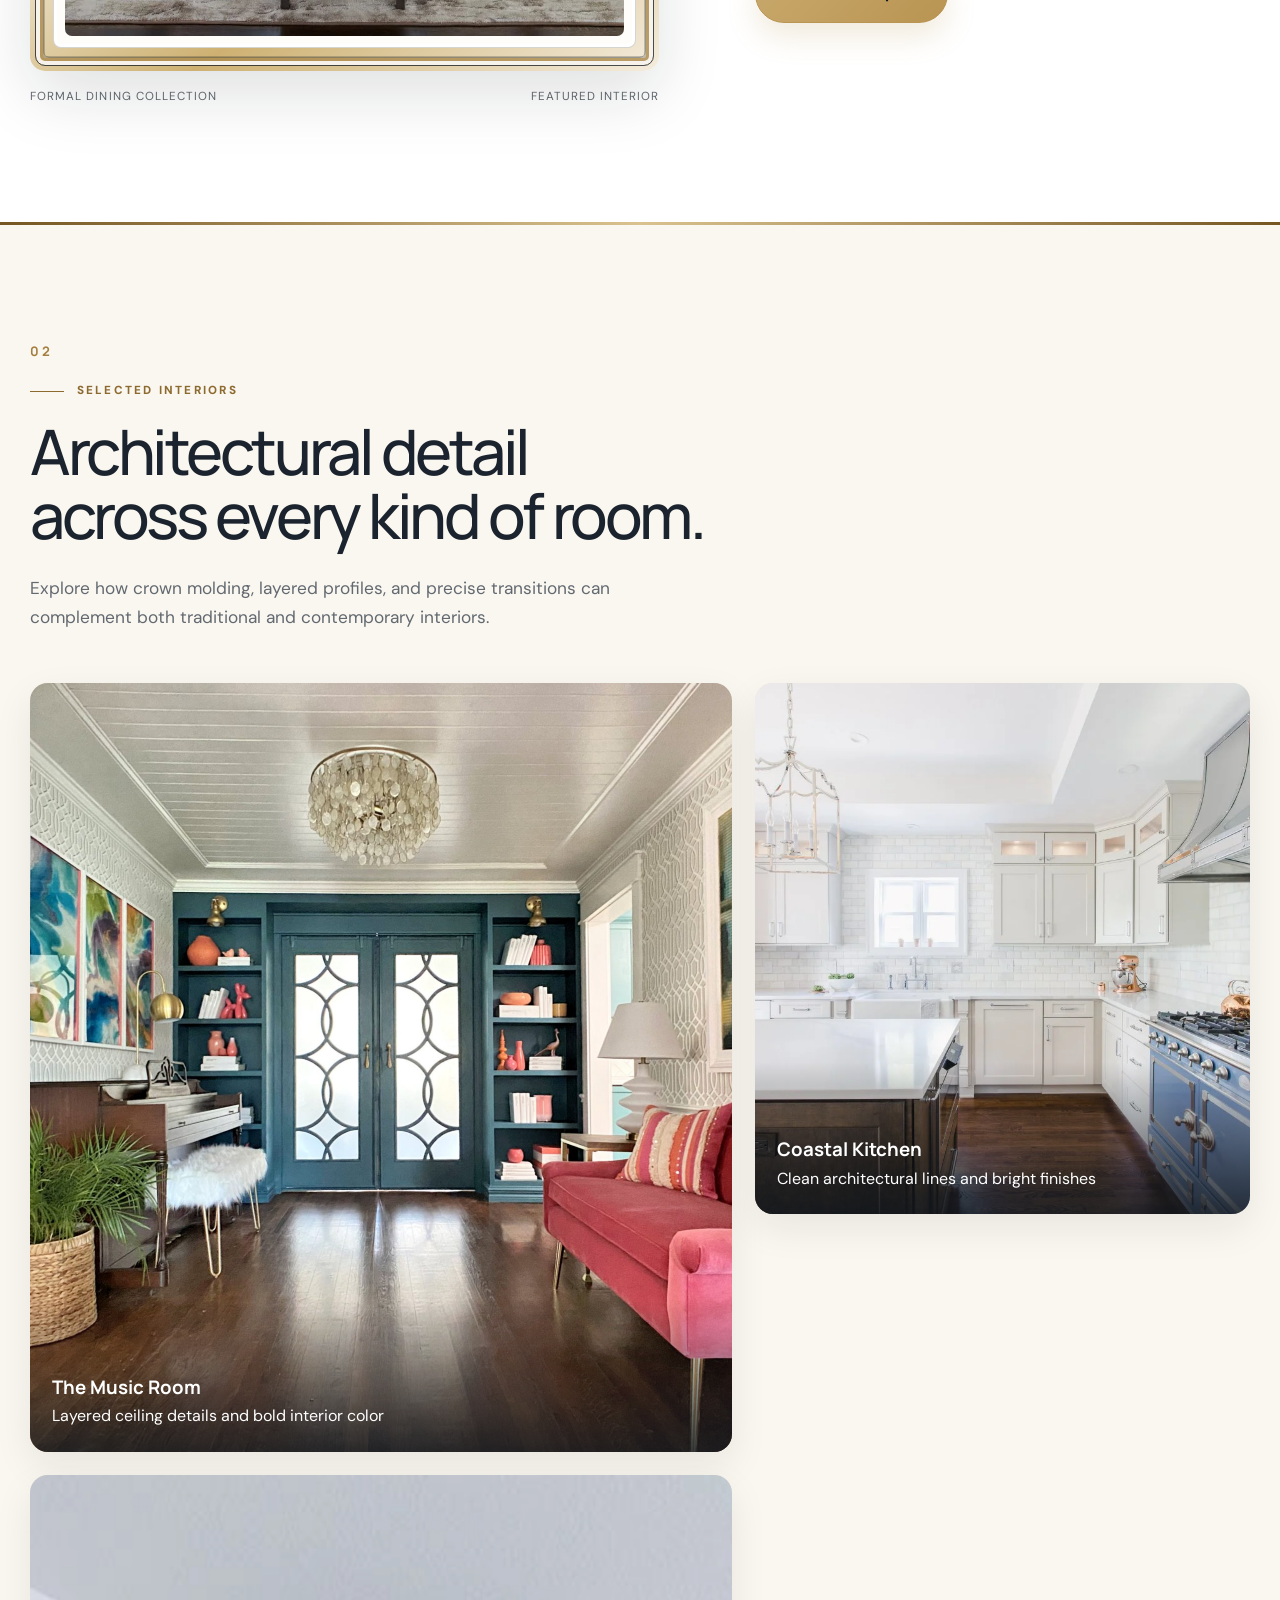
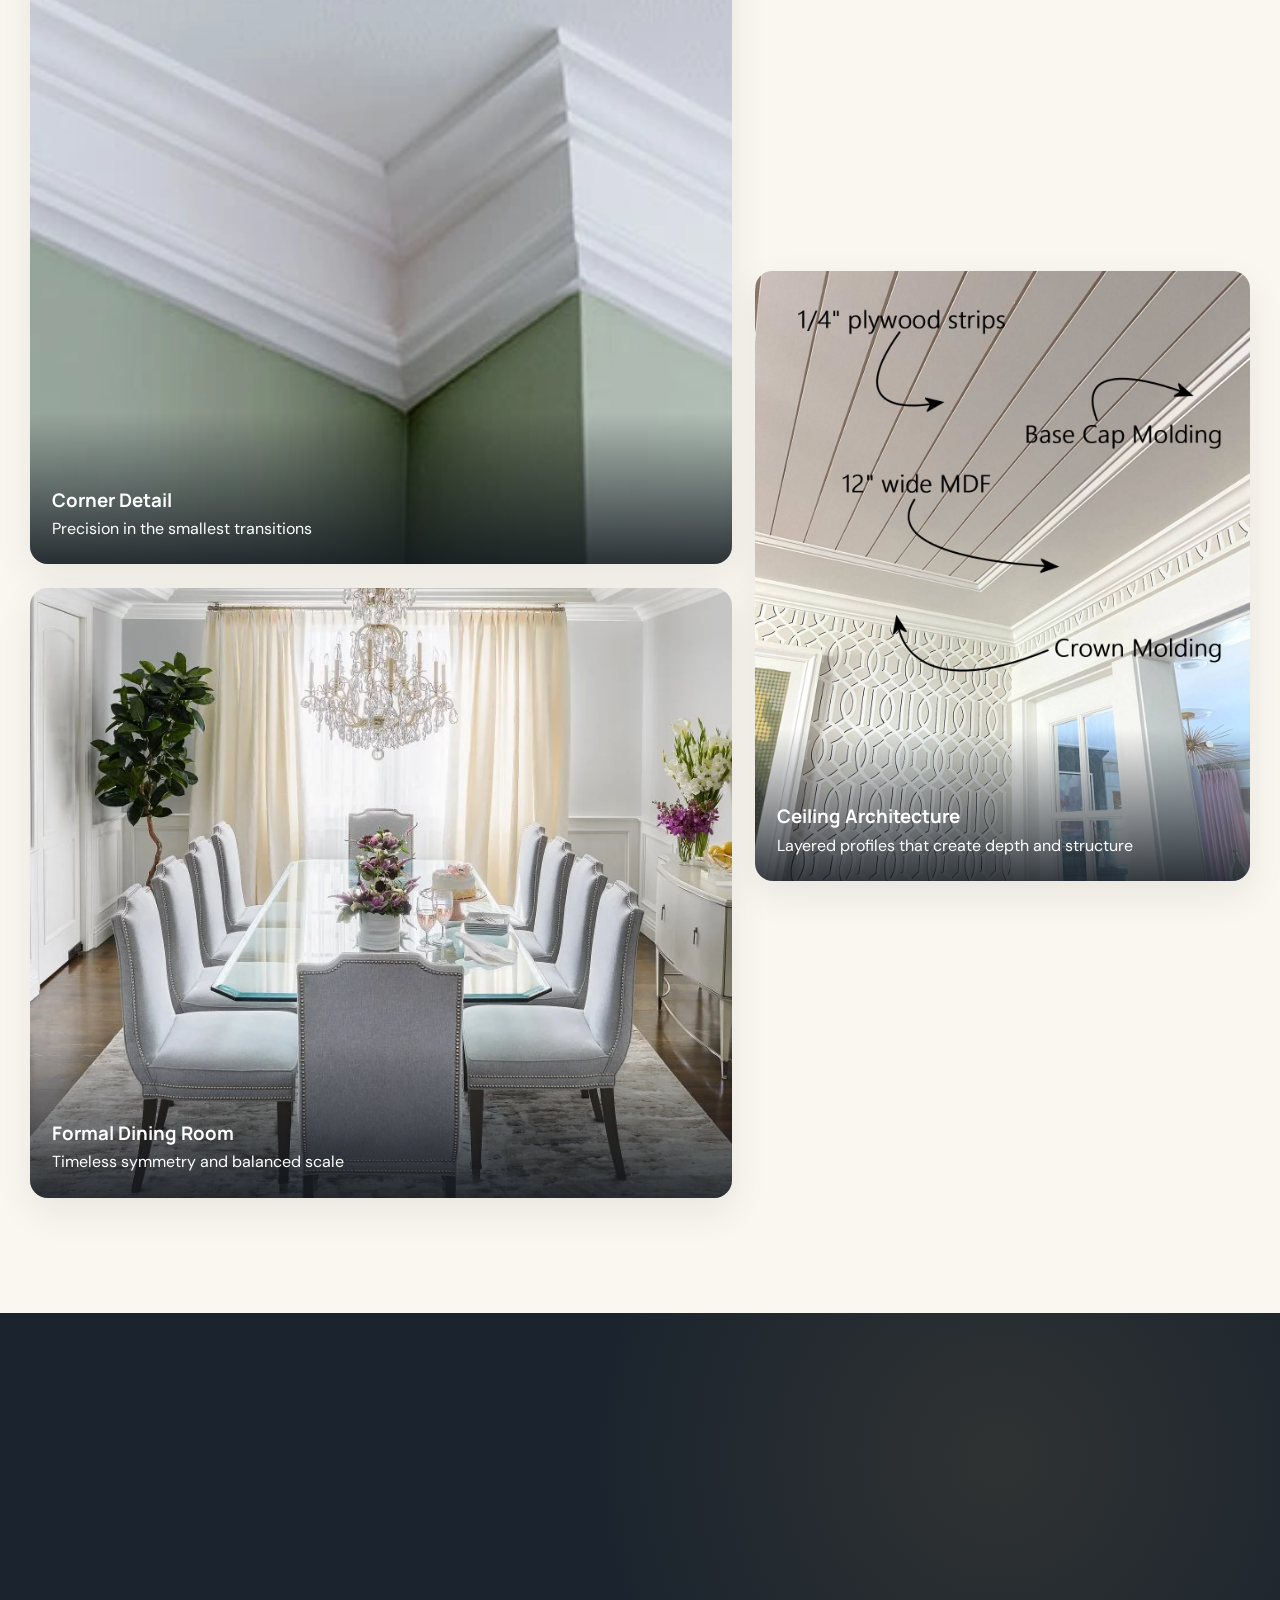
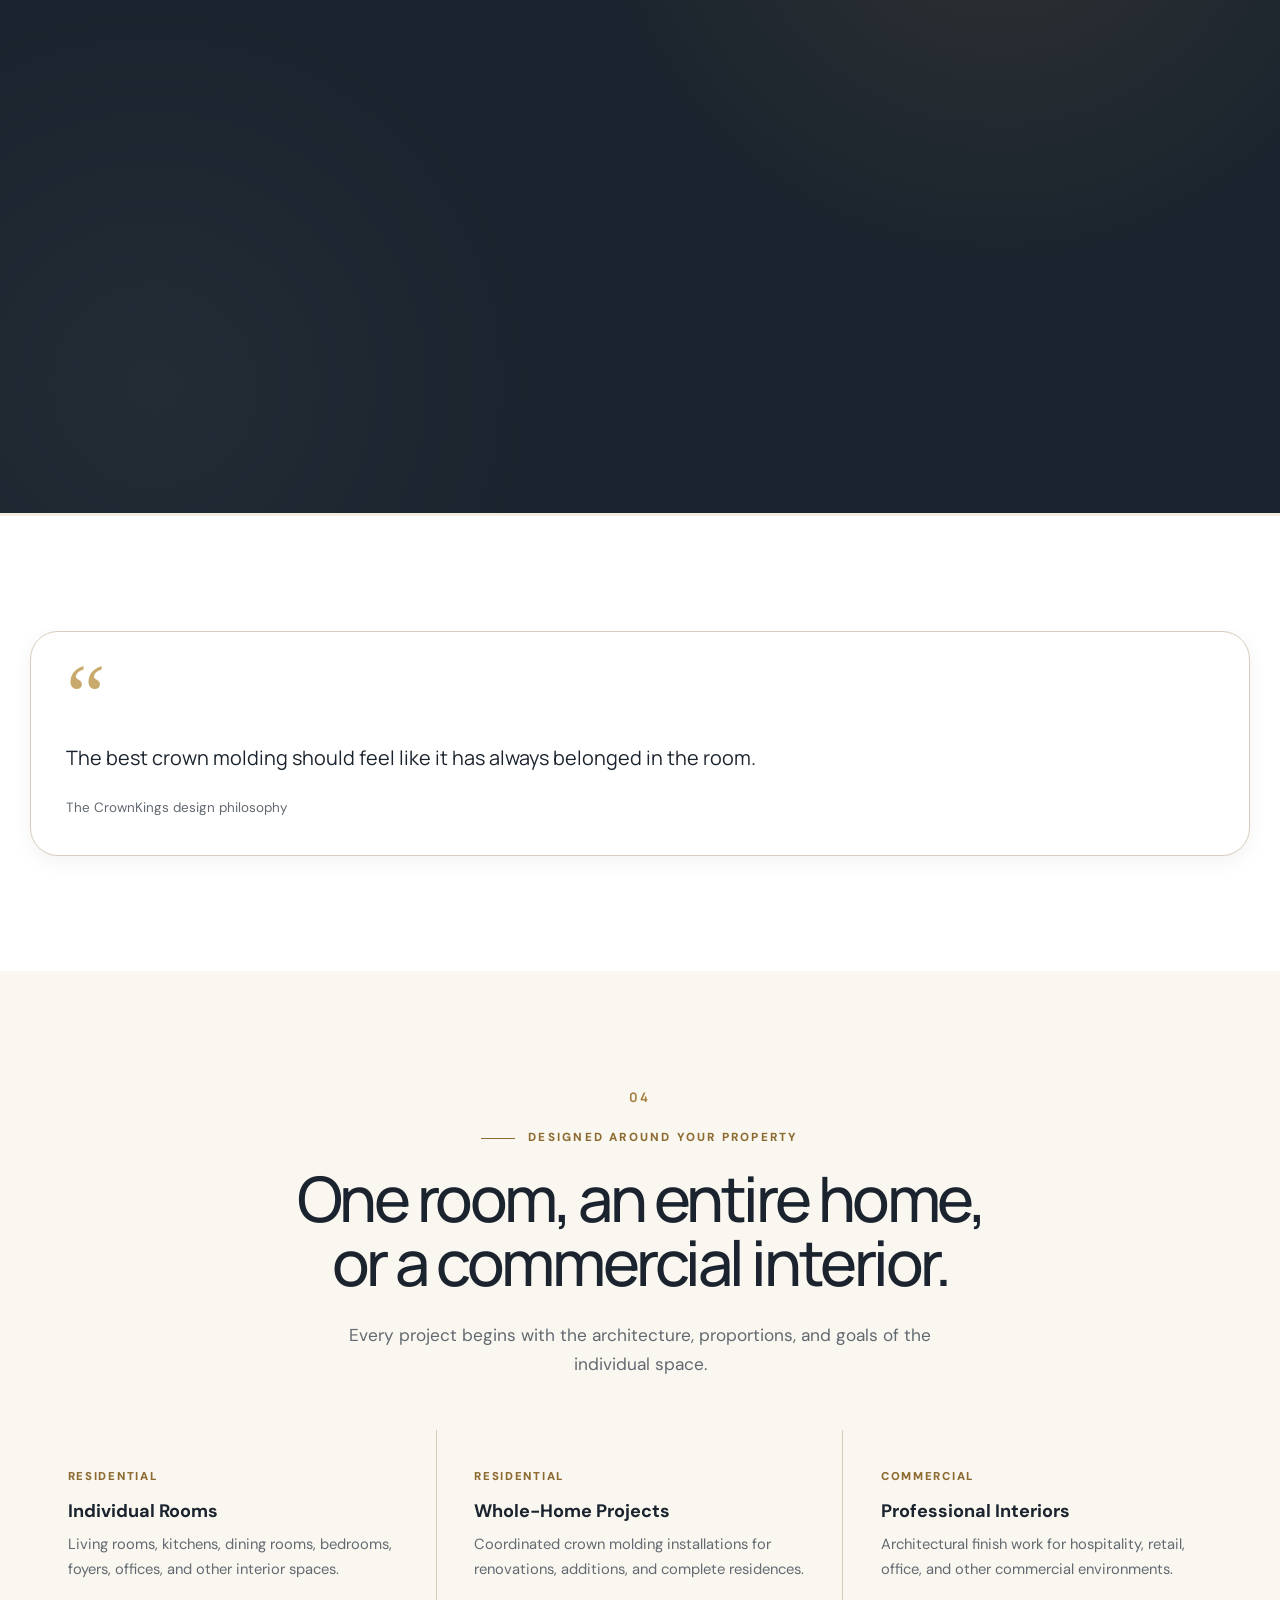
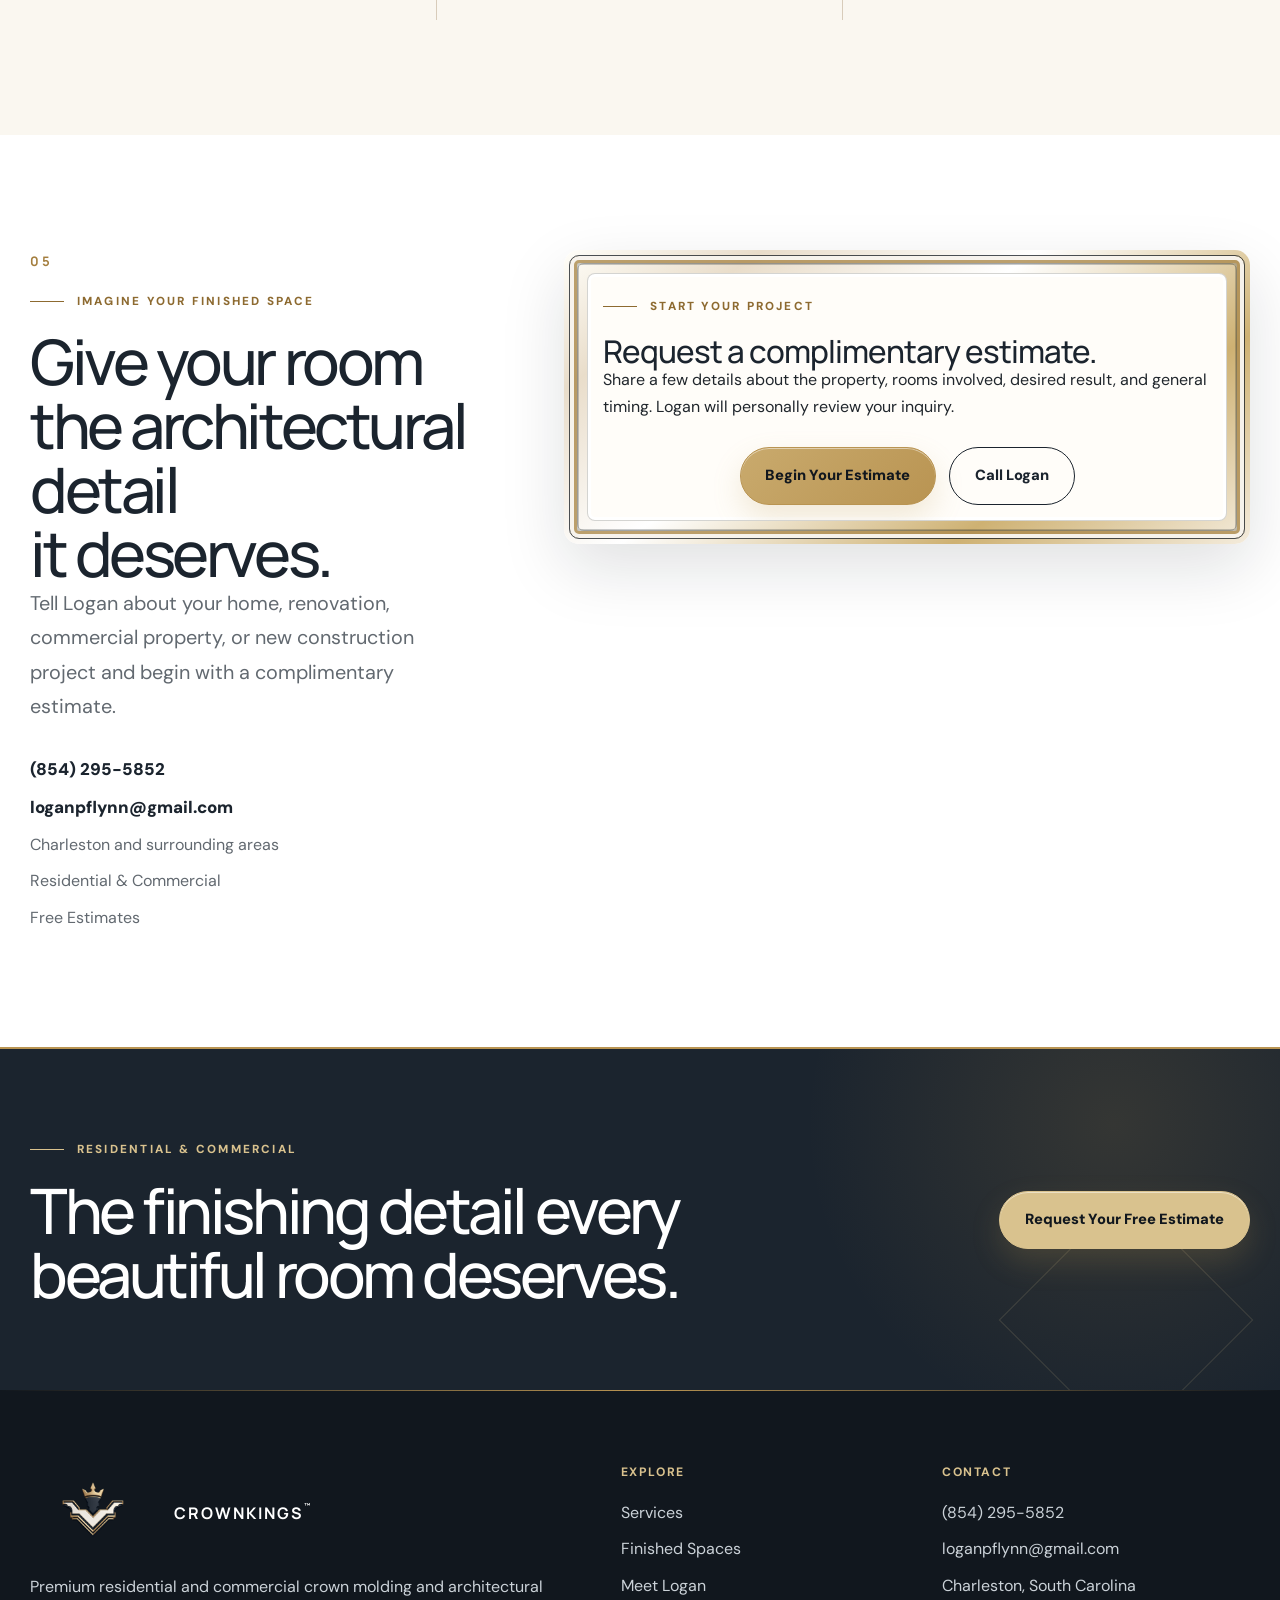
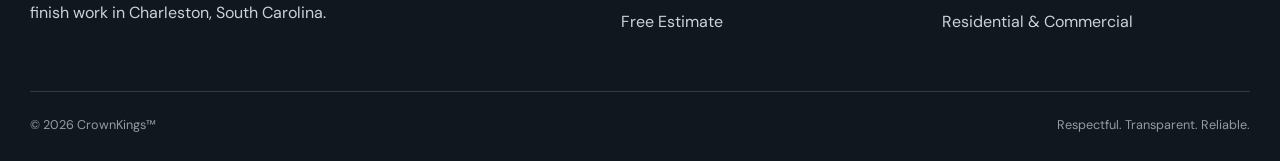
<file: gallery.html>
<!doctype html>
<html lang="en">
<head>
  <meta charset="utf-8">

  <meta
    name="viewport"
    content="width=device-width, initial-scale=1"
  >

  <title>
    Finished Spaces | CrownKings Charleston
  </title>

  <meta
    name="description"
    content="Explore finished interiors featuring crown molding, layered ceiling details, architectural trim, and precision craftsmanship from CrownKings in Charleston, South Carolina."
  >

  <link
    rel="canonical"
    href="https://crownkingsmolding.com/gallery.html"
  >

  <link
    rel="icon"
    type="image/png"
    href="89656231309e90bf34ad779ece97b69f42b63c4edb5a2dd06393a3e2f8d44122.png"
  >

  <meta
    name="theme-color"
    content="#18212b"
  >

  <meta
    property="og:title"
    content="Finished Spaces | CrownKings"
  >

  <meta
    property="og:description"
    content="Architectural details that bring proportion, character, and a sense of completion to every room."
  >

  <meta
    property="og:type"
    content="website"
  >

  <meta
    property="og:url"
    content="https://crownkingsmolding.com/gallery.html"
  >

  <meta
    property="og:image"
    content="https://crownkingsmolding.com/1571071870319.webp"
  >

  <meta
    property="og:image:alt"
    content="Formal dining room with chandelier, crown molding, and decorative ceiling details"
  >

  <meta
    name="twitter:card"
    content="summary_large_image"
  >

  <link
    rel="preconnect"
    href="https://fonts.googleapis.com"
  >

  <link
    rel="preconnect"
    href="https://fonts.gstatic.com"
    crossorigin
  >

  <link
    href="https://fonts.googleapis.com/css2?family=DM+Sans:wght@400;500;600;700&family=Manrope:wght@400;500;600;700&display=swap"
    rel="stylesheet"
  >

  <link
    rel="stylesheet"
    href="css/style.css"
  >
</head>

<body>
  <a
    class="skip-link"
    href="#main"
  >
    Skip to content
  </a>

  <!-- =====================================================
       HEADER
  ====================================================== -->

  <header class="site-header">
    <div class="container nav-shell">
      <a
        class="brand"
        href="index.html"
        aria-label="CrownKings homepage"
      >
        <img
          class="brand-icon"
          src="89656231309e90bf34ad779ece97b69f42b63c4edb5a2dd06393a3e2f8d44122.png"
          alt="CrownKings crown molding logo"
        >

        <span class="brand-copy">
          <strong>
            CROWNKINGS<sup>™</sup>
          </strong>

          <small>
            Crown Molding Experts
          </small>
        </span>
      </a>

      <button
        class="nav-toggle"
        type="button"
        aria-expanded="false"
        aria-controls="site-nav"
        aria-label="Open menu"
      >
        <span></span>
        <span></span>
        <span></span>
      </button>

      <nav
        id="site-nav"
        class="site-nav"
        aria-label="Primary navigation"
      >
        <a href="index.html">
          Home
        </a>

        <a href="services.html">
          Services
        </a>

        <a
          href="gallery.html"
          aria-current="page"
        >
          Finished Spaces
        </a>

        <a href="about.html">
          Meet Logan
        </a>

        <a
          class="button button--small"
          href="https://tally.so/r/gD11ql"
          target="_blank"
          rel="noopener noreferrer"
        >
          Free Estimate
        </a>
      </nav>
    </div>
  </header>

  <main id="main">

    <!-- =====================================================
         PAGE HERO
    ====================================================== -->

    <section class="page-hero">
      <div class="container reveal">
        <span class="kicker">
          Finished spaces
        </span>

        <h1>
          Rooms that feel considered, balanced, and complete.
        </h1>

        <p>
          Crown molding works best when it feels like a natural part of
          the architecture—adding structure, proportion, and visual polish
          without overwhelming the room.
        </p>
      </div>
    </section>

    <!-- =====================================================
         FEATURED SPACE
    ====================================================== -->

    <section class="section section--white">
      <div class="container editorial-layout">

        <div class="editorial-media reveal-left">
          <div class="molding-frame architectural-corners">
            <div class="molding-frame__inner">
              <img
                class="editorial-image"
                src="1571071870319.webp"
                alt="Formal dining room with chandelier, crown molding, and layered ceiling details"
                fetchpriority="high"
              >
            </div>
          </div>

          <div class="editorial-caption">
            <span>
              Formal Dining Collection
            </span>

            <span>
              Featured interior
            </span>
          </div>
        </div>

        <div class="editorial-copy reveal-right">
          <span class="section-number">
            01
          </span>

          <span class="kicker">
            Featured space
          </span>

          <h2>
            Symmetry, proportion, and architectural rhythm.
          </h2>

          <p>
            This formal dining room demonstrates how crown molding and
            ceiling details can establish visual structure while allowing
            the furniture, lighting, and materials to remain the focus.
          </p>

          <p>
            The perimeter molding creates a clean architectural boundary,
            while the ceiling treatment draws the eye upward and gives the
            room a more finished sense of scale.
          </p>

          <a
            class="button"
            href="https://tally.so/r/gD11ql"
            target="_blank"
            rel="noopener noreferrer"
          >
            Discuss Your Space
          </a>
        </div>
      </div>
    </section>

    <div
      class="signature-line"
      aria-hidden="true"
    ></div>

    <!-- =====================================================
         EDITORIAL GALLERY
    ====================================================== -->

    <section class="section section--ivory">
      <div class="container">
        <div class="section-heading reveal">
          <span class="section-number">
            02
          </span>

          <span class="kicker">
            Selected interiors
          </span>

          <h2>
            Architectural detail across every kind of room.
          </h2>

          <p>
            Explore how crown molding, layered profiles, and precise
            transitions can complement both traditional and contemporary
            interiors.
          </p>
        </div>

        <div
          class="gallery-grid"
          aria-label="CrownKings finished-space gallery"
        >

          <article class="gallery-item reveal">
            <img
              src="music-room-after-2048x1536.jpeg"
              alt="Colorful music room with navy built-ins, gold accents, crown molding, and ceiling details"
              loading="lazy"
            >

            <div class="gallery-item__caption">
              <strong>
                The Music Room
              </strong>

              <span>
                Layered ceiling details and bold interior color
              </span>
            </div>
          </article>

          <article class="gallery-item reveal">
            <img
              src="1562082194681.webp"
              alt="Bright kitchen with white cabinetry, tall ceilings, and crown molding"
              loading="lazy"
            >

            <div class="gallery-item__caption">
              <strong>
                Coastal Kitchen
              </strong>

              <span>
                Clean architectural lines and bright finishes
              </span>
            </div>
          </article>

          <article class="gallery-item reveal">
            <img
              src="1562860402839.webp"
              alt="Coastal primary bedroom with natural light and white crown molding"
              loading="lazy"
            >

            <div class="gallery-item__caption">
              <strong>
                Primary Suite
              </strong>

              <span>
                Quiet definition through subtle architectural detail
              </span>
            </div>
          </article>

          <article class="gallery-item reveal">
            <img
              src="crown-molding-green-wall-600x300.webp"
              alt="Close-up of crown molding meeting in a precise corner against a dark green wall"
              loading="lazy"
            >

            <div class="gallery-item__caption">
              <strong>
                Corner Detail
              </strong>

              <span>
                Precision in the smallest transitions
              </span>
            </div>
          </article>

          <article class="gallery-item reveal">
            <img
              src="three-ways-to-enhance-the-look-of-plain-crown-molding-1-music-room-ceiling-details-of-trim-used.jpeg"
              alt="Decorative ceiling with layered trim profiles and crown molding"
              loading="lazy"
            >

            <div class="gallery-item__caption">
              <strong>
                Ceiling Architecture
              </strong>

              <span>
                Layered profiles that create depth and structure
              </span>
            </div>
          </article>

          <article class="gallery-item reveal">
            <img
              src="1571071870319.webp"
              alt="Formal dining room with decorative ceiling details and crown molding"
              loading="lazy"
            >

            <div class="gallery-item__caption">
              <strong>
                Formal Dining Room
              </strong>

              <span>
                Timeless symmetry and balanced scale
              </span>
            </div>
          </article>
        </div>
      </div>
    </section>

    <!-- =====================================================
         WHAT TO NOTICE
    ====================================================== -->

    <section class="section section--navy">
      <div class="container section-grid">

        <div class="section-heading reveal-left">
          <span class="section-number">
            03
          </span>

          <span class="kicker kicker--light">
            What defines exceptional work
          </span>

          <h2>
            The quality is revealed in the transitions.
          </h2>

          <p>
            Crown molding involves more than attaching trim to a wall.
            The finished result depends on scale, profile selection,
            alignment, corner work, preparation, and how every transition
            relates to the architecture of the room.
          </p>
        </div>

        <div class="process-list reveal-right">
          <div>
            <span>
              01
            </span>

            <div>
              <strong>
                Balanced profile selection
              </strong>

              <p>
                The molding should complement the ceiling height, room
                dimensions, and architectural character of the property.
              </p>
            </div>
          </div>

          <div>
            <span>
              02
            </span>

            <div>
              <strong>
                Precise corner work
              </strong>

              <p>
                Careful cuts and alignment create crisp intersections
                without distracting gaps or uneven transitions.
              </p>
            </div>
          </div>

          <div>
            <span>
              03
            </span>

            <div>
              <strong>
                Natural visual movement
              </strong>

              <p>
                Profiles should move continuously around the room and feel
                integrated with doors, cabinetry, walls, and ceiling lines.
              </p>
            </div>
          </div>

          <div>
            <span>
              04
            </span>

            <div>
              <strong>
                Refined finishing
              </strong>

              <p>
                Seam work, preparation, caulking, surface detailing, and
                cleanup complete the visual result.
              </p>
            </div>
          </div>
        </div>
      </div>
    </section>

    <div
      class="signature-line"
      aria-hidden="true"
    ></div>

    <!-- =====================================================
         DESIGN PHILOSOPHY
    ====================================================== -->

    <section class="section section--white">
      <div class="container">
        <div class="testimonial-card reveal">
          <blockquote>
            The best crown molding should feel like it has always belonged
            in the room.
          </blockquote>

          <footer>
            The CrownKings design philosophy
          </footer>
        </div>
      </div>
    </section>

    <!-- =====================================================
         PROJECT TYPES
    ====================================================== -->

    <section class="section section--ivory">
      <div class="container">
        <div class="section-heading section-heading--center reveal">
          <span class="section-number">
            04
          </span>

          <span class="kicker">
            Designed around your property
          </span>

          <h2>
            One room, an entire home, or a commercial interior.
          </h2>

          <p>
            Every project begins with the architecture, proportions, and
            goals of the individual space.
          </p>
        </div>

        <div class="values-grid values-grid--three">

          <div class="reveal">
            <span>
              Residential
            </span>

            <strong>
              Individual Rooms
            </strong>

            <p>
              Living rooms, kitchens, dining rooms, bedrooms, foyers,
              offices, and other interior spaces.
            </p>
          </div>

          <div class="reveal">
            <span>
              Residential
            </span>

            <strong>
              Whole-Home Projects
            </strong>

            <p>
              Coordinated crown molding installations for renovations,
              additions, and complete residences.
            </p>
          </div>

          <div class="reveal">
            <span>
              Commercial
            </span>

            <strong>
              Professional Interiors
            </strong>

            <p>
              Architectural finish work for hospitality, retail, office,
              and other commercial environments.
            </p>
          </div>
        </div>
      </div>
    </section>

    <!-- =====================================================
         PROJECT CTA
    ====================================================== -->

    <section class="section section--white">
      <div class="container contact-grid">

        <div class="contact-copy reveal-left">
          <span class="section-number">
            05
          </span>

          <span class="kicker">
            Imagine your finished space
          </span>

          <h2>
            Give your room the architectural detail it deserves.
          </h2>

          <p class="display-copy">
            Tell Logan about your home, renovation, commercial property,
            or new construction project and begin with a complimentary
            estimate.
          </p>

          <div class="contact-details">
            <a href="tel:+18432144127">
              (854) 295-5852
            </a>

            <a href="mailto:loganpflynn@gmail.com">
              loganpflynn@gmail.com
            </a>

            <span>
              Charleston and surrounding areas
            </span>

            <span>
              Residential &amp; Commercial
            </span>

            <span>
              Free Estimates
            </span>
          </div>
        </div>

        <div class="reveal-right">
          <div class="molding-frame molding-frame--form">
            <div class="molding-frame__inner">
              <div class="tally-shell">
                <div>
                  <span class="kicker">
                    Start your project
                  </span>

                  <h3>
                    Request a complimentary estimate.
                  </h3>

                  <p>
                    Share a few details about the property, rooms involved,
                    desired result, and general timing. Logan will personally
                    review your inquiry.
                  </p>

                  <div
                    style="
                      display: flex;
                      flex-wrap: wrap;
                      justify-content: center;
                      gap: 0.8rem;
                      margin-top: 1.6rem;
                    "
                  >
                    <a
                      class="button"
                      href="https://tally.so/r/gD11ql"
                      target="_blank"
                      rel="noopener noreferrer"
                    >
                      Begin Your Estimate
                    </a>

                    <a
                      class="button button--outline"
                      href="tel:+18432144127"
                    >
                      Call Logan
                    </a>
                  </div>
                </div>
              </div>
            </div>
          </div>
        </div>
      </div>
    </section>
  </main>

  <!-- =====================================================
       FINAL CTA
  ====================================================== -->

  <section class="final-cta">
    <div class="container final-cta__inner">
      <div>
        <span class="kicker kicker--light">
          Residential &amp; commercial
        </span>

        <h2>
          The finishing detail every beautiful room deserves.
        </h2>
      </div>

      <a
        class="button button--light"
        href="https://tally.so/r/gD11ql"
        target="_blank"
        rel="noopener noreferrer"
      >
        Request Your Free Estimate
      </a>
    </div>
  </section>

  <!-- =====================================================
       FOOTER
  ====================================================== -->

  <footer class="site-footer">
    <div class="container footer-grid">

      <div>
        <div class="footer-brand">
          <img
            class="footer-icon"
            src="89656231309e90bf34ad779ece97b69f42b63c4edb5a2dd06393a3e2f8d44122.png"
            alt="CrownKings crown molding logo"
          >

          <strong>
            CROWNKINGS<sup>™</sup>
          </strong>
        </div>

        <p>
          Premium residential and commercial crown molding and architectural
          finish work in Charleston, South Carolina.
        </p>
      </div>

      <div>
        <strong>
          Explore
        </strong>

        <a href="services.html">
          Services
        </a>

        <a href="gallery.html">
          Finished Spaces
        </a>

        <a href="about.html">
          Meet Logan
        </a>

        <a
          href="https://tally.so/r/gD11ql"
          target="_blank"
          rel="noopener noreferrer"
        >
          Free Estimate
        </a>
      </div>

      <div>
        <strong>
          Contact
        </strong>

        <a href="tel:+18432144127">
          (854) 295-5852
        </a>

        <a href="mailto:loganpflynn@gmail.com">
          loganpflynn@gmail.com
        </a>

        <span>
          Charleston, South Carolina
        </span>

        <span>
          Residential &amp; Commercial
        </span>
      </div>
    </div>

    <div class="container footer-bottom">
      <span>
        © 2026 CrownKings™
      </span>

      <span>
        Respectful. Transparent. Reliable.
      </span>
    </div>
  </footer>

  <a
    class="floating-estimate"
    href="https://tally.so/r/gD11ql"
    target="_blank"
    rel="noopener noreferrer"
    aria-label="Request a free CrownKings estimate"
  >
    Free Estimate
  </a>

  <script
    src="js/script.js"
    defer
  ></script>
</body>
</html>
</file>
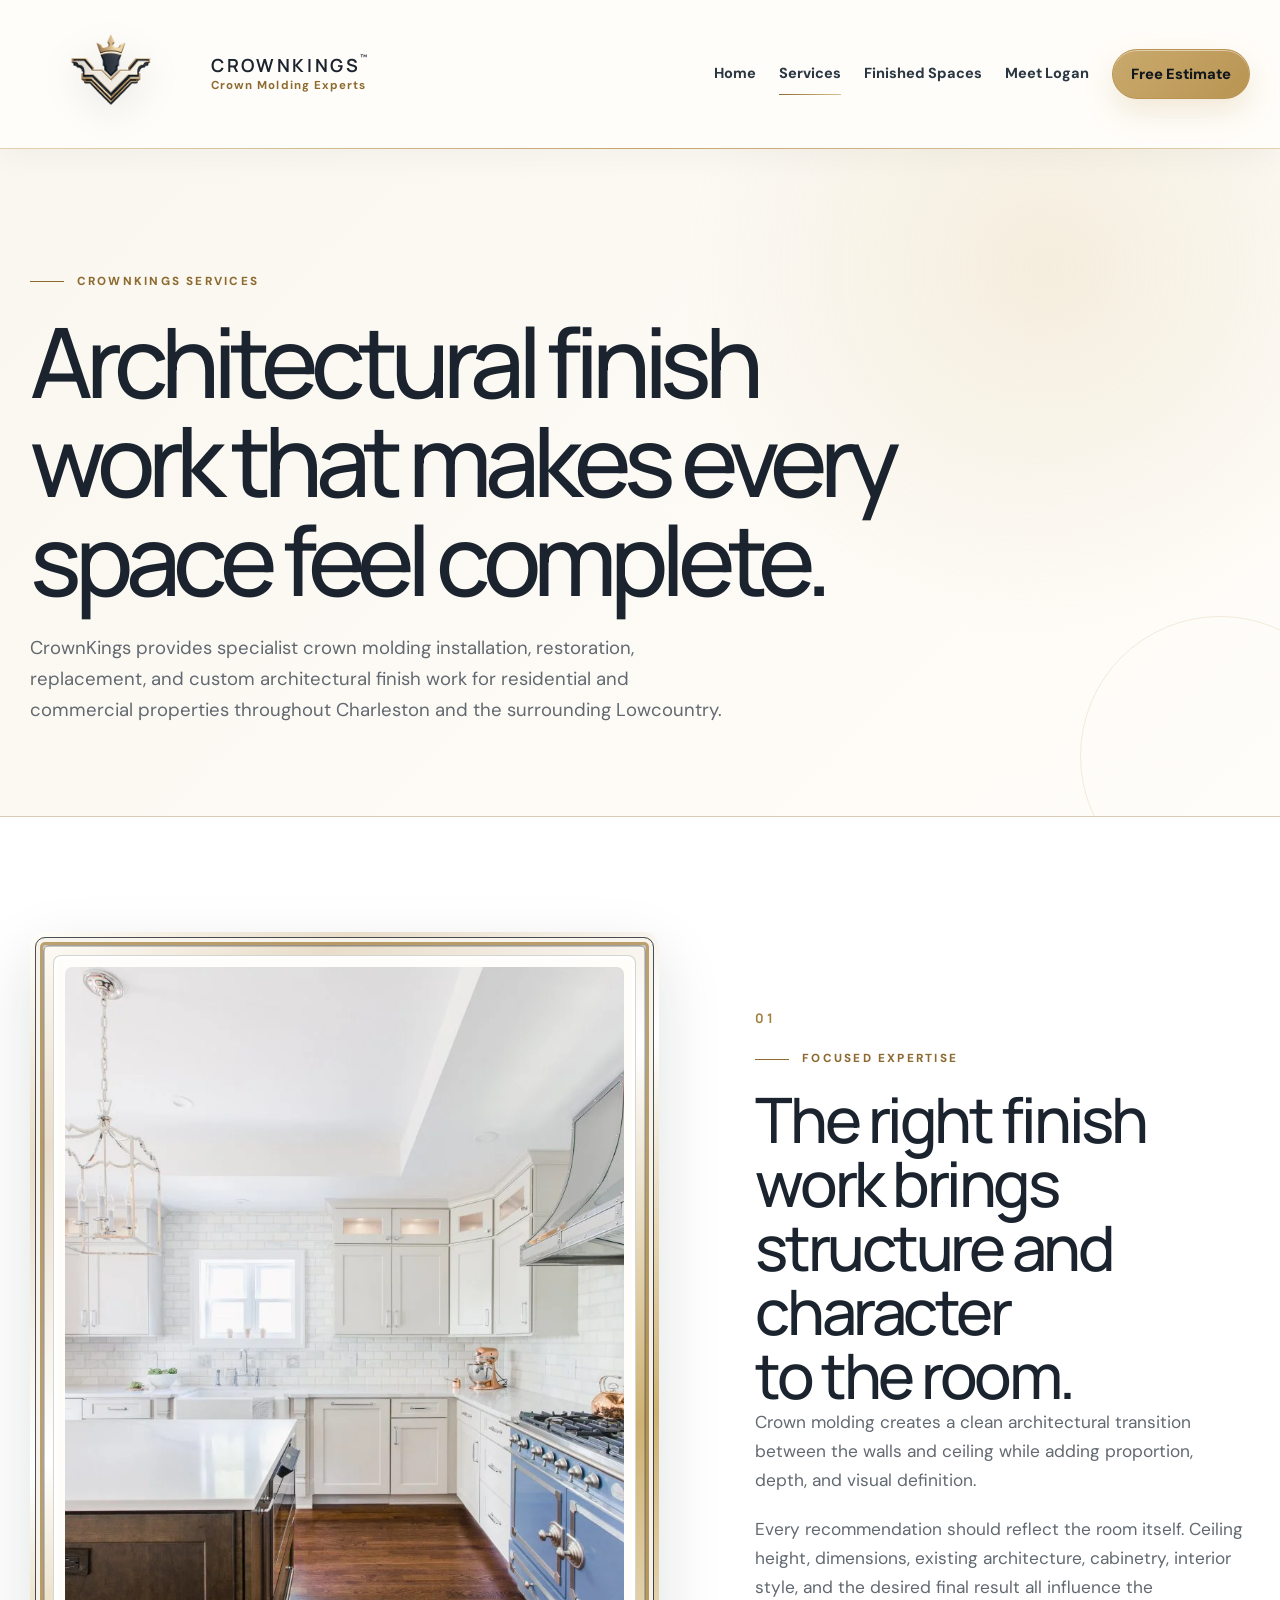
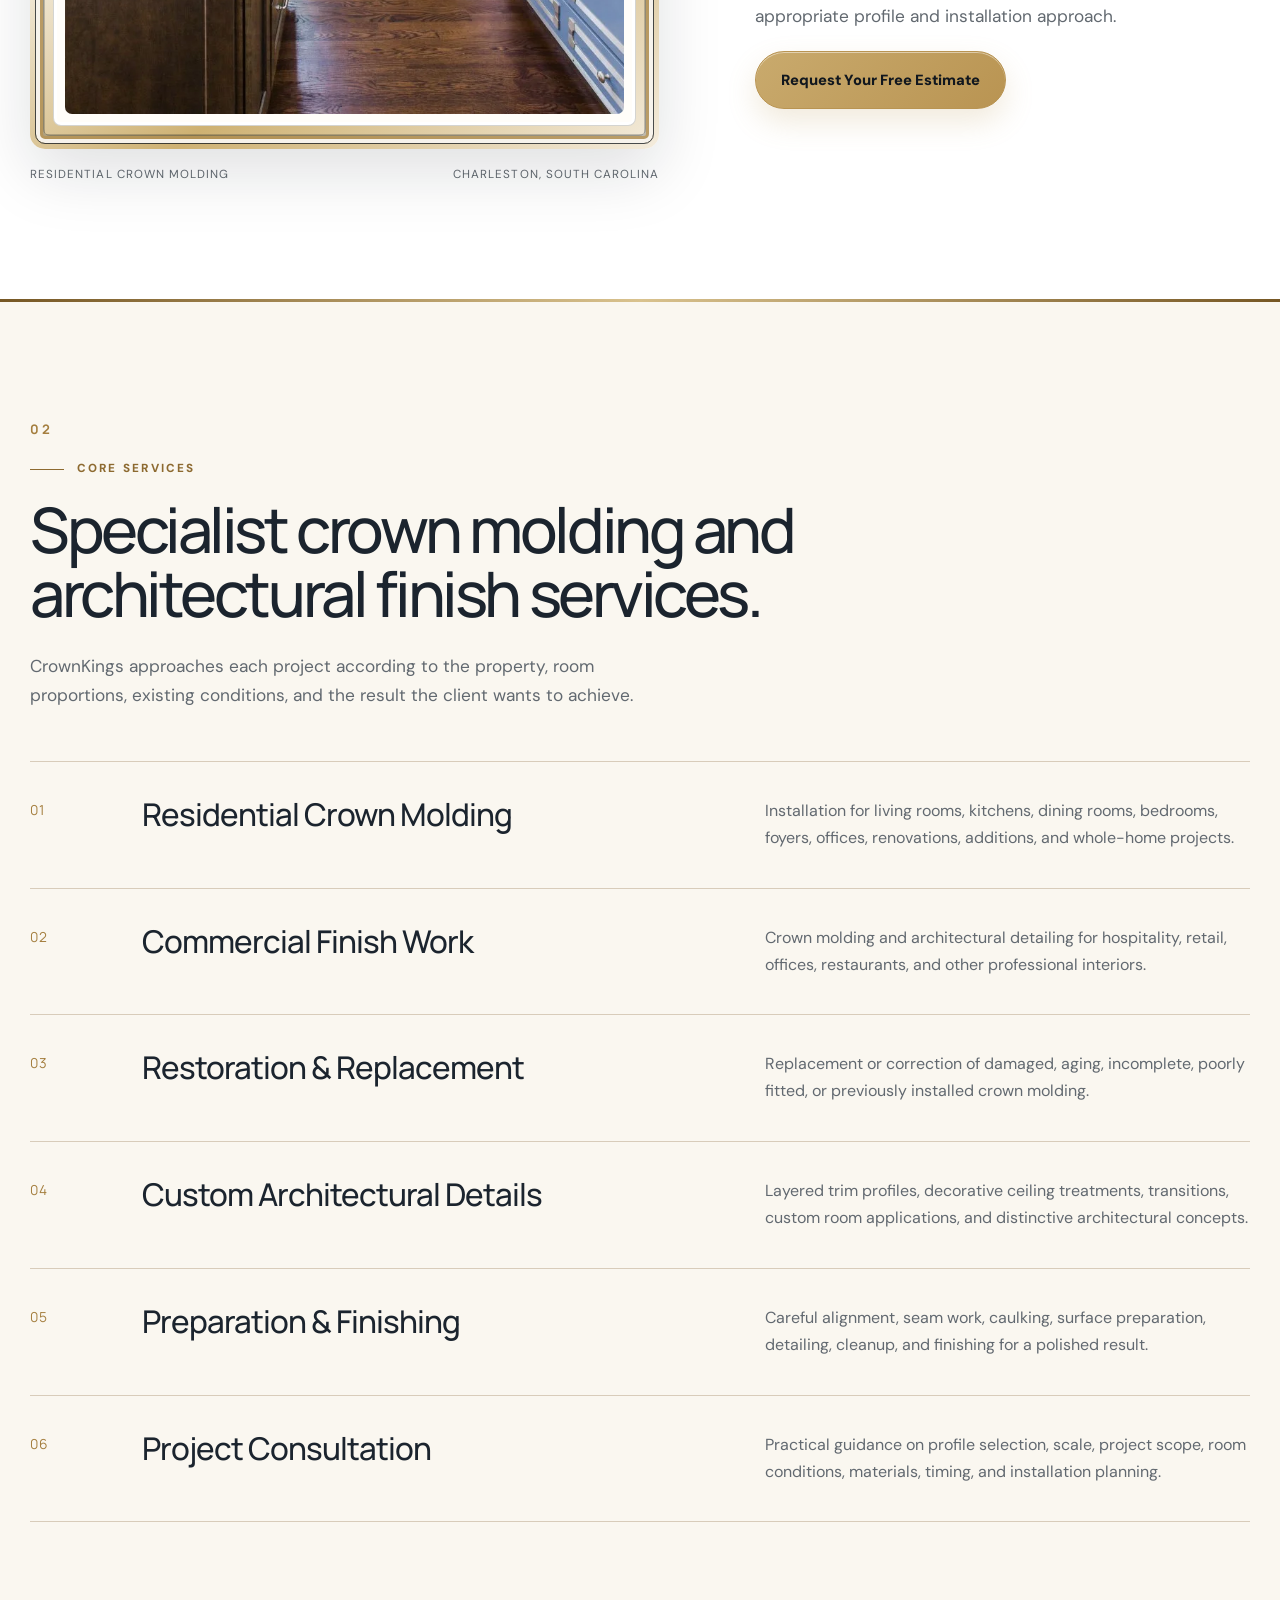
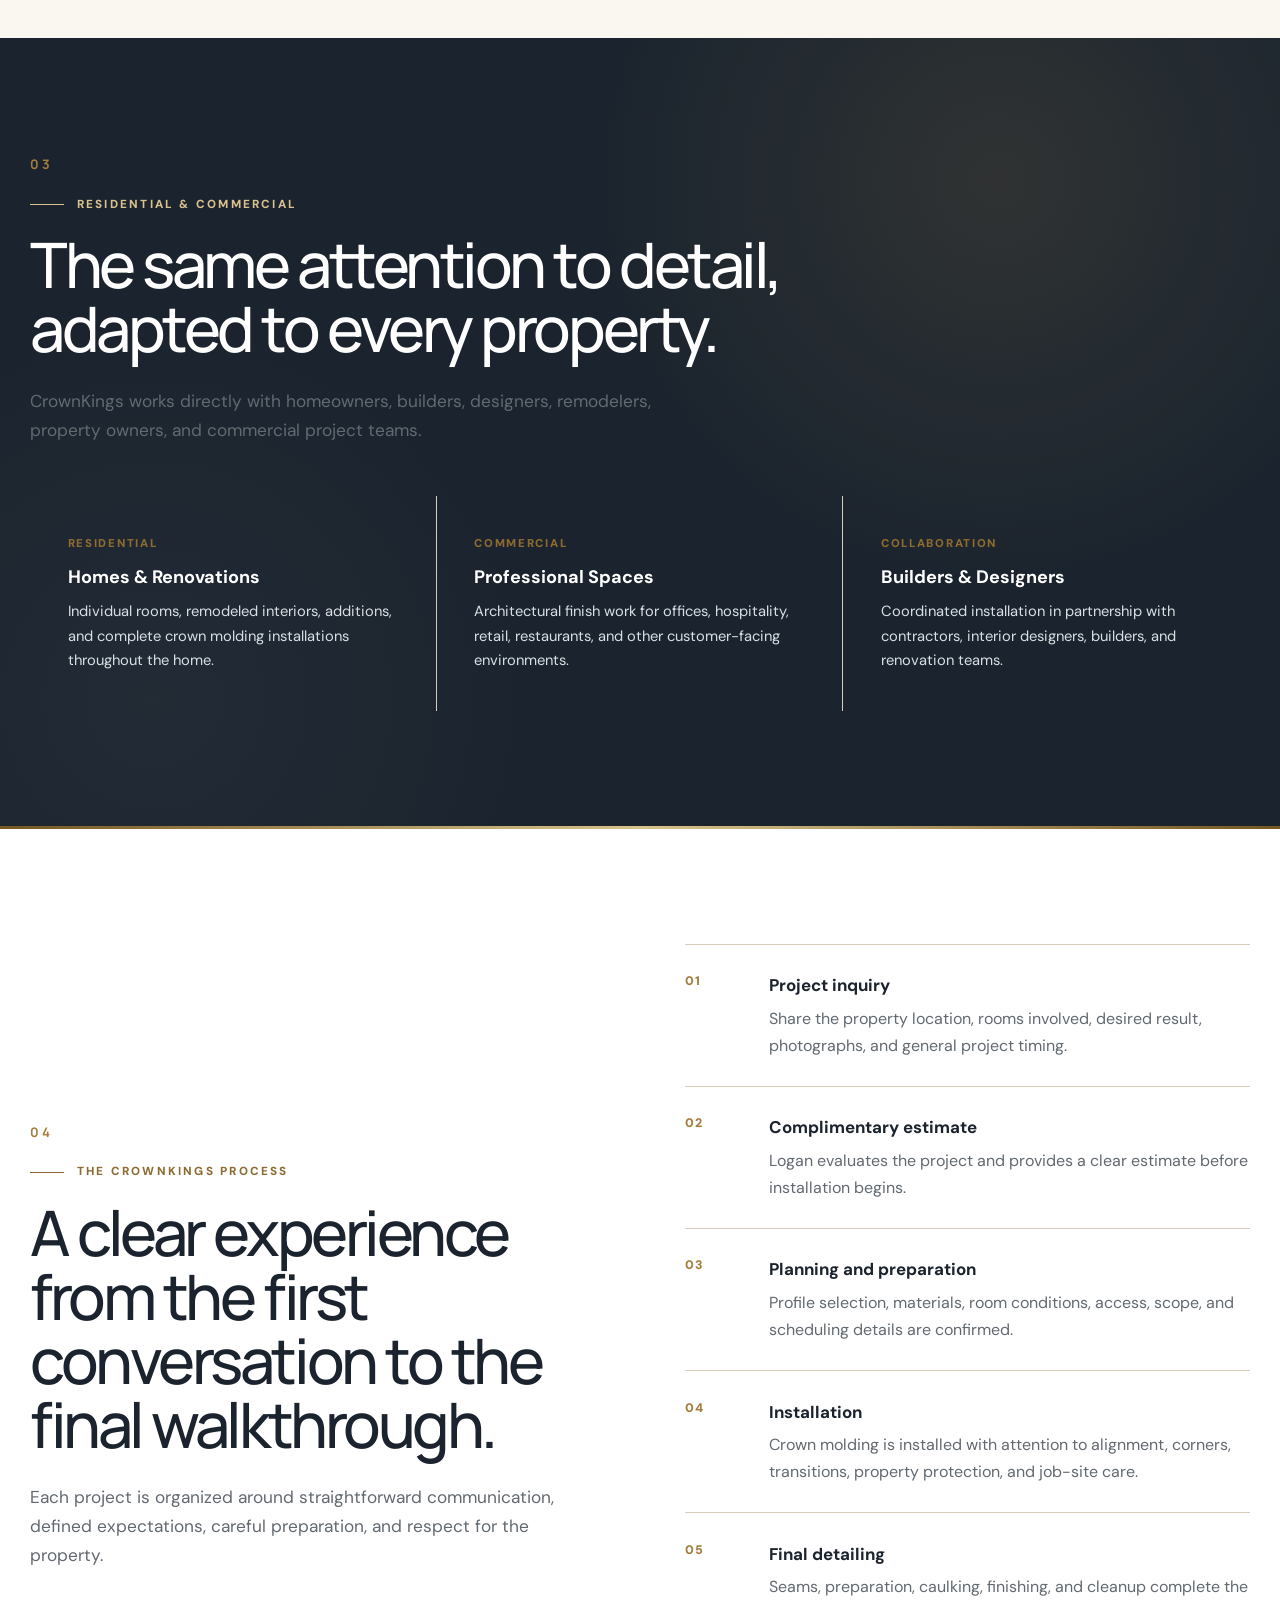
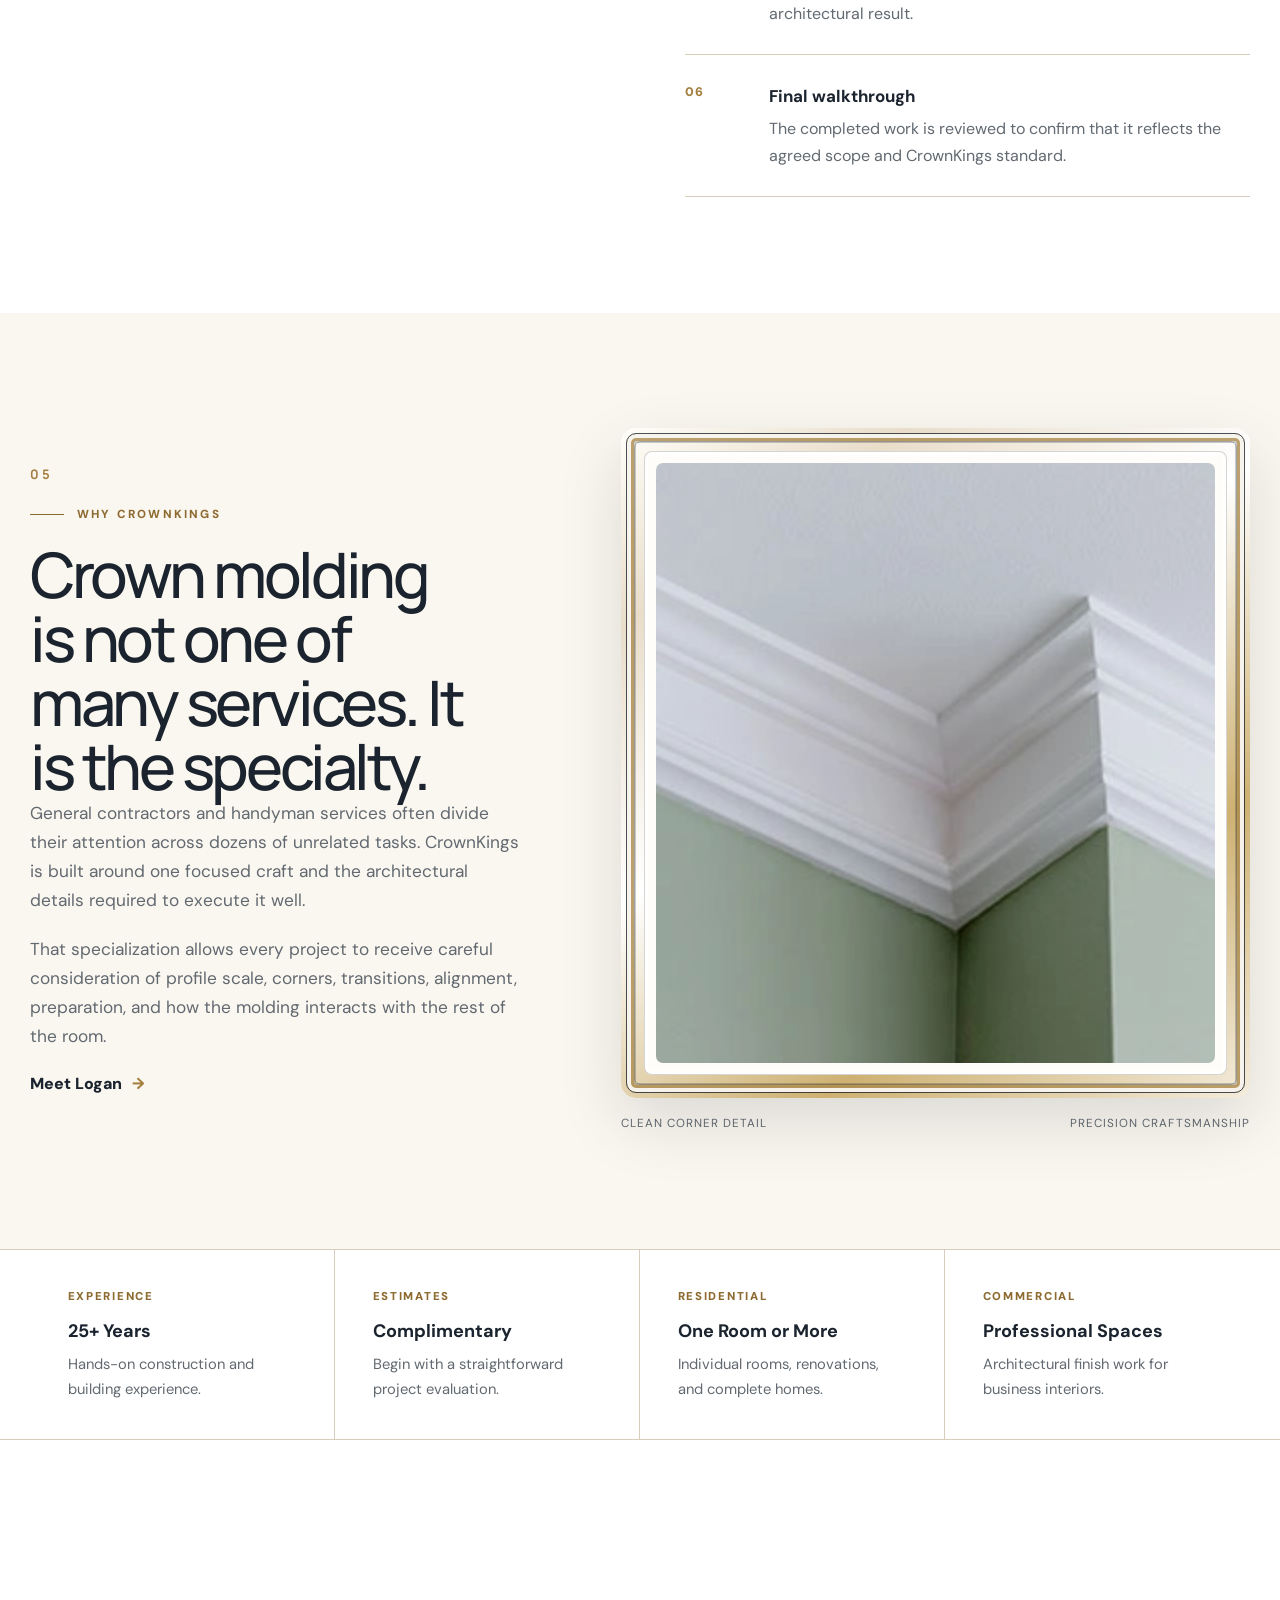
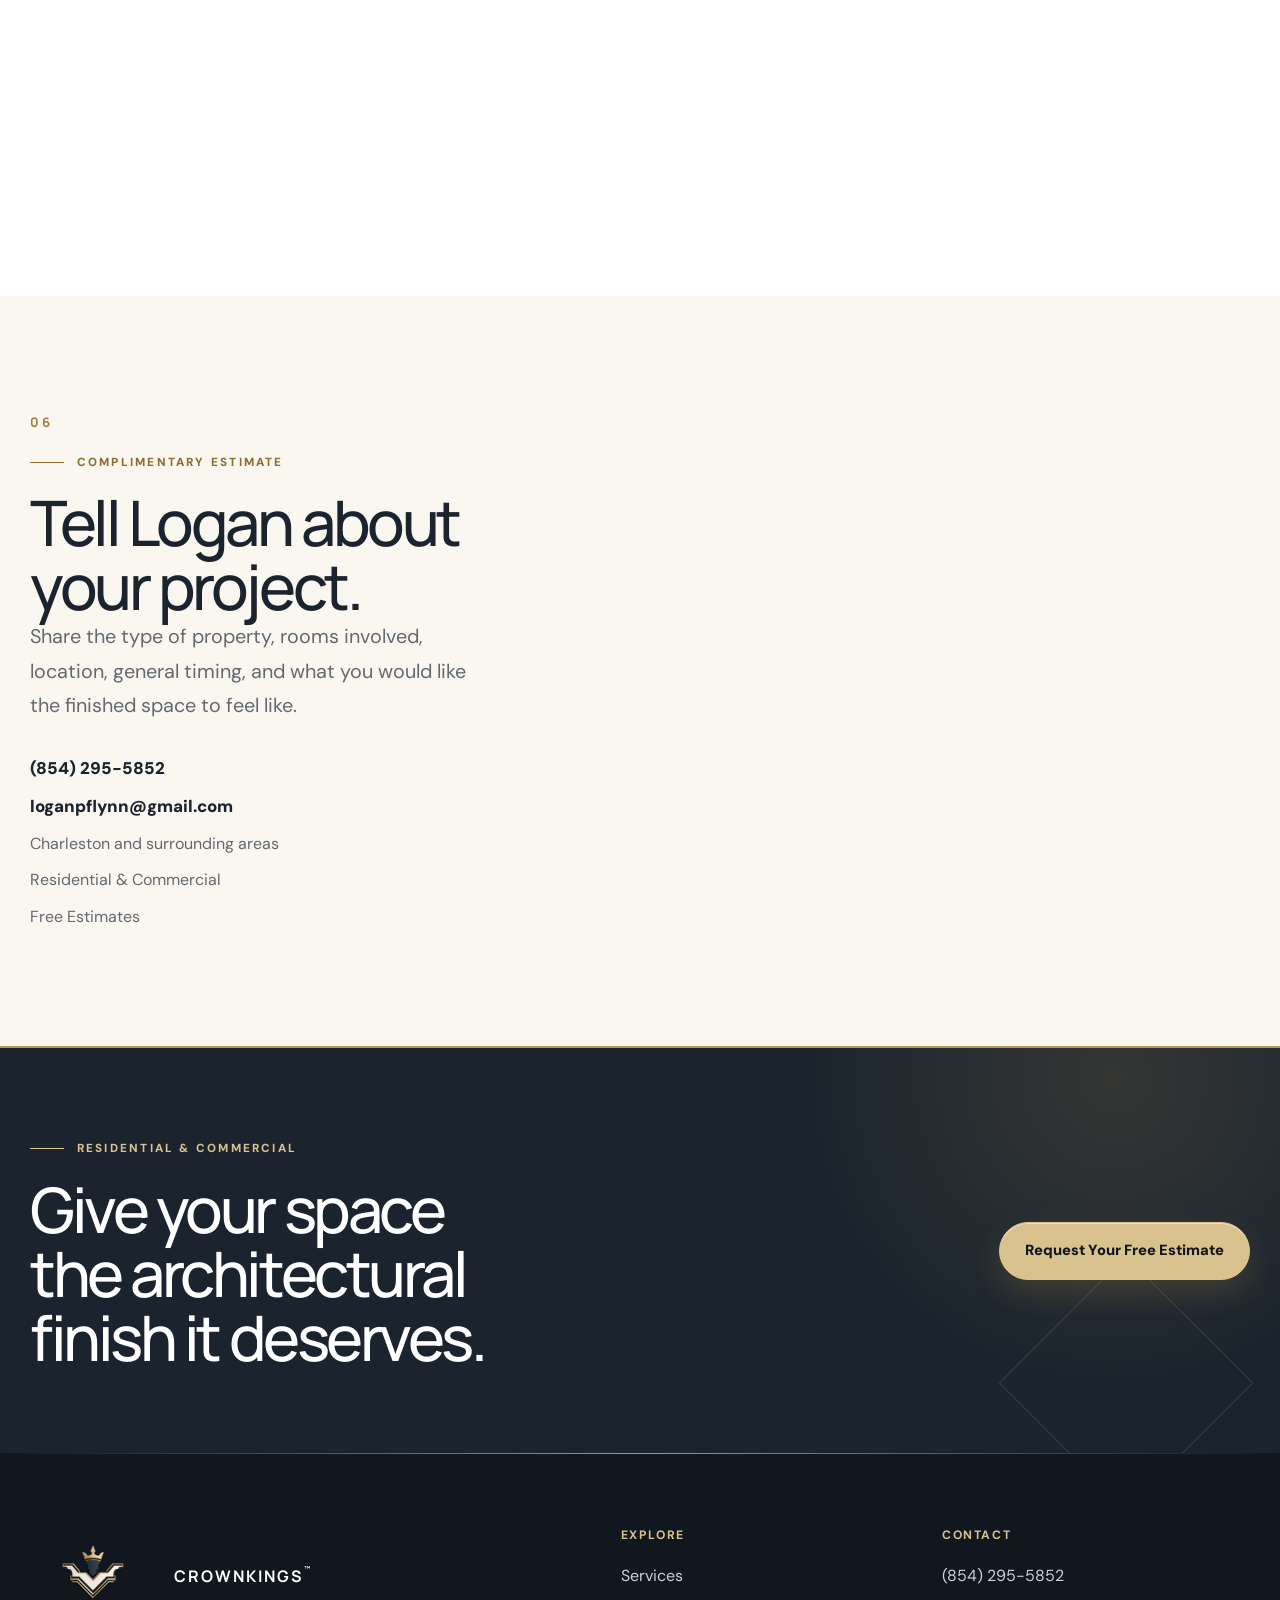
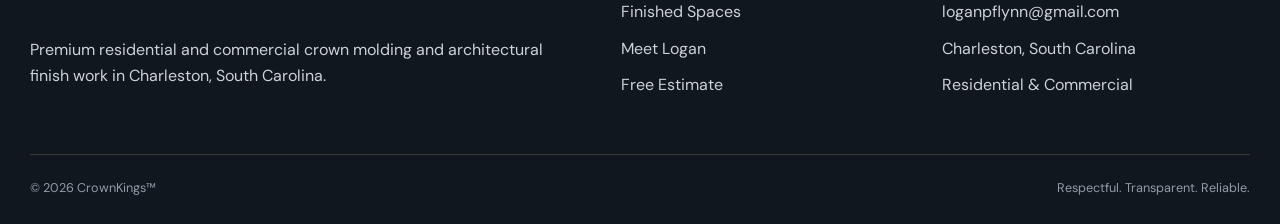
<file: services.html>
<!doctype html>
<html lang="en">
<head>
  <meta charset="utf-8">

  <meta
    name="viewport"
    content="width=device-width, initial-scale=1"
  >

  <title>
    Crown Molding Services | CrownKings Charleston
  </title>

  <meta
    name="description"
    content="Residential and commercial crown molding installation, restoration, replacement, custom architectural trim, and finish work from CrownKings in Charleston, South Carolina."
  >

  <link
    rel="canonical"
    href="https://crownkingsmolding.com/services.html"
  >

  <link
    rel="icon"
    type="image/png"
    href="89656231309e90bf34ad779ece97b69f42b63c4edb5a2dd06393a3e2f8d44122.png"
  >

  <meta
    name="theme-color"
    content="#18212b"
  >

  <meta
    property="og:title"
    content="Crown Molding Services | CrownKings"
  >

  <meta
    property="og:description"
    content="Specialist crown molding and architectural finish work for Charleston homes and businesses."
  >

  <meta
    property="og:type"
    content="website"
  >

  <meta
    property="og:url"
    content="https://crownkingsmolding.com/services.html"
  >

  <meta
    property="og:image"
    content="https://crownkingsmolding.com/1562082194681.webp"
  >

  <meta
    property="og:image:alt"
    content="Bright interior featuring cabinetry, crown molding, and architectural finish details"
  >

  <meta
    name="twitter:card"
    content="summary_large_image"
  >

  <link
    rel="preconnect"
    href="https://fonts.googleapis.com"
  >

  <link
    rel="preconnect"
    href="https://fonts.gstatic.com"
    crossorigin
  >

  <link
    href="https://fonts.googleapis.com/css2?family=DM+Sans:wght@400;500;600;700&family=Manrope:wght@400;500;600;700&display=swap"
    rel="stylesheet"
  >

  <link
    rel="stylesheet"
    href="css/style.css"
  >
</head>

<body>
  <a
    class="skip-link"
    href="#main"
  >
    Skip to content
  </a>

  <!-- =====================================================
       HEADER
  ====================================================== -->

  <header class="site-header">
    <div class="container nav-shell">
      <a
        class="brand"
        href="index.html"
        aria-label="CrownKings homepage"
      >
        <img
          class="brand-icon"
          src="89656231309e90bf34ad779ece97b69f42b63c4edb5a2dd06393a3e2f8d44122.png"
          alt="CrownKings crown molding logo"
        >

        <span class="brand-copy">
          <strong>
            CROWNKINGS<sup>™</sup>
          </strong>

          <small>
            Crown Molding Experts
          </small>
        </span>
      </a>

      <button
        class="nav-toggle"
        type="button"
        aria-expanded="false"
        aria-controls="site-nav"
        aria-label="Open menu"
      >
        <span></span>
        <span></span>
        <span></span>
      </button>

      <nav
        id="site-nav"
        class="site-nav"
        aria-label="Primary navigation"
      >
        <a href="index.html">
          Home
        </a>

        <a
          href="services.html"
          aria-current="page"
        >
          Services
        </a>

        <a href="gallery.html">
          Finished Spaces
        </a>

        <a href="about.html">
          Meet Logan
        </a>

        <a
          class="button button--small"
          href="https://tally.so/r/gD11ql"
          target="_blank"
          rel="noopener noreferrer"
        >
          Free Estimate
        </a>
      </nav>
    </div>
  </header>

  <main id="main">

    <!-- =====================================================
         PAGE HERO
    ====================================================== -->

    <section class="page-hero">
      <div class="container reveal">
        <span class="kicker">
          CrownKings services
        </span>

        <h1>
          Architectural finish work that makes every space feel complete.
        </h1>

        <p>
          CrownKings provides specialist crown molding installation,
          restoration, replacement, and custom architectural finish work
          for residential and commercial properties throughout Charleston
          and the surrounding Lowcountry.
        </p>
      </div>
    </section>

    <!-- =====================================================
         SERVICES INTRODUCTION
    ====================================================== -->

    <section class="section section--white">
      <div class="container editorial-layout">

        <div class="editorial-media reveal-left">
          <div class="molding-frame architectural-corners">
            <div class="molding-frame__inner">
              <img
                class="editorial-image"
                src="1562082194681.webp"
                alt="Bright kitchen with white cabinetry, tall ceilings, and detailed crown molding"
                fetchpriority="high"
              >
            </div>
          </div>

          <div class="editorial-caption">
            <span>
              Residential crown molding
            </span>

            <span>
              Charleston, South Carolina
            </span>
          </div>
        </div>

        <div class="editorial-copy reveal-right">
          <span class="section-number">
            01
          </span>

          <span class="kicker">
            Focused expertise
          </span>

          <h2>
            The right finish work brings structure and character to the room.
          </h2>

          <p>
            Crown molding creates a clean architectural transition between
            the walls and ceiling while adding proportion, depth, and visual
            definition.
          </p>

          <p>
            Every recommendation should reflect the room itself. Ceiling
            height, dimensions, existing architecture, cabinetry, interior
            style, and the desired final result all influence the appropriate
            profile and installation approach.
          </p>

          <a
            class="button"
            href="https://tally.so/r/gD11ql"
            target="_blank"
            rel="noopener noreferrer"
          >
            Request Your Free Estimate
          </a>
        </div>
      </div>
    </section>

    <div
      class="signature-line"
      aria-hidden="true"
    ></div>

    <!-- =====================================================
         CORE SERVICES
    ====================================================== -->

    <section class="section section--ivory">
      <div class="container">
        <div class="section-heading reveal">
          <span class="section-number">
            02
          </span>

          <span class="kicker">
            Core services
          </span>

          <h2>
            Specialist crown molding and architectural finish services.
          </h2>

          <p>
            CrownKings approaches each project according to the property,
            room proportions, existing conditions, and the result the client
            wants to achieve.
          </p>
        </div>

        <div class="service-list">

          <a
            class="service-row reveal"
            href="https://tally.so/r/gD11ql"
            target="_blank"
            rel="noopener noreferrer"
          >
            <span class="service-row__number">
              01
            </span>

            <h3>
              Residential Crown Molding
            </h3>

            <p>
              Installation for living rooms, kitchens, dining rooms,
              bedrooms, foyers, offices, renovations, additions, and
              whole-home projects.
            </p>
          </a>

          <a
            class="service-row reveal"
            href="https://tally.so/r/gD11ql"
            target="_blank"
            rel="noopener noreferrer"
          >
            <span class="service-row__number">
              02
            </span>

            <h3>
              Commercial Finish Work
            </h3>

            <p>
              Crown molding and architectural detailing for hospitality,
              retail, offices, restaurants, and other professional interiors.
            </p>
          </a>

          <a
            class="service-row reveal"
            href="https://tally.so/r/gD11ql"
            target="_blank"
            rel="noopener noreferrer"
          >
            <span class="service-row__number">
              03
            </span>

            <h3>
              Restoration &amp; Replacement
            </h3>

            <p>
              Replacement or correction of damaged, aging, incomplete,
              poorly fitted, or previously installed crown molding.
            </p>
          </a>

          <a
            class="service-row reveal"
            href="https://tally.so/r/gD11ql"
            target="_blank"
            rel="noopener noreferrer"
          >
            <span class="service-row__number">
              04
            </span>

            <h3>
              Custom Architectural Details
            </h3>

            <p>
              Layered trim profiles, decorative ceiling treatments,
              transitions, custom room applications, and distinctive
              architectural concepts.
            </p>
          </a>

          <a
            class="service-row reveal"
            href="https://tally.so/r/gD11ql"
            target="_blank"
            rel="noopener noreferrer"
          >
            <span class="service-row__number">
              05
            </span>

            <h3>
              Preparation &amp; Finishing
            </h3>

            <p>
              Careful alignment, seam work, caulking, surface preparation,
              detailing, cleanup, and finishing for a polished result.
            </p>
          </a>

          <a
            class="service-row reveal"
            href="https://tally.so/r/gD11ql"
            target="_blank"
            rel="noopener noreferrer"
          >
            <span class="service-row__number">
              06
            </span>

            <h3>
              Project Consultation
            </h3>

            <p>
              Practical guidance on profile selection, scale, project scope,
              room conditions, materials, timing, and installation planning.
            </p>
          </a>
        </div>
      </div>
    </section>

    <!-- =====================================================
         RESIDENTIAL AND COMMERCIAL
    ====================================================== -->

    <section class="section section--navy">
      <div class="container">
        <div class="section-heading reveal">
          <span class="section-number">
            03
          </span>

          <span class="kicker kicker--light">
            Residential &amp; commercial
          </span>

          <h2>
            The same attention to detail, adapted to every property.
          </h2>

          <p>
            CrownKings works directly with homeowners, builders, designers,
            remodelers, property owners, and commercial project teams.
          </p>
        </div>

        <div class="values-grid values-grid--three">

          <div class="reveal">
            <span>
              Residential
            </span>

            <strong>
              Homes &amp; Renovations
            </strong>

            <p>
              Individual rooms, remodeled interiors, additions, and complete
              crown molding installations throughout the home.
            </p>
          </div>

          <div class="reveal">
            <span>
              Commercial
            </span>

            <strong>
              Professional Spaces
            </strong>

            <p>
              Architectural finish work for offices, hospitality, retail,
              restaurants, and other customer-facing environments.
            </p>
          </div>

          <div class="reveal">
            <span>
              Collaboration
            </span>

            <strong>
              Builders &amp; Designers
            </strong>

            <p>
              Coordinated installation in partnership with contractors,
              interior designers, builders, and renovation teams.
            </p>
          </div>
        </div>
      </div>
    </section>

    <div
      class="signature-line"
      aria-hidden="true"
    ></div>

    <!-- =====================================================
         PROCESS
    ====================================================== -->

    <section class="section section--white">
      <div class="container section-grid">

        <div class="section-heading reveal-left">
          <span class="section-number">
            04
          </span>

          <span class="kicker">
            The CrownKings process
          </span>

          <h2>
            A clear experience from the first conversation to the final walkthrough.
          </h2>

          <p>
            Each project is organized around straightforward communication,
            defined expectations, careful preparation, and respect for the
            property.
          </p>
        </div>

        <div class="process-list reveal-right">
          <div>
            <span>
              01
            </span>

            <div>
              <strong>
                Project inquiry
              </strong>

              <p>
                Share the property location, rooms involved, desired result,
                photographs, and general project timing.
              </p>
            </div>
          </div>

          <div>
            <span>
              02
            </span>

            <div>
              <strong>
                Complimentary estimate
              </strong>

              <p>
                Logan evaluates the project and provides a clear estimate
                before installation begins.
              </p>
            </div>
          </div>

          <div>
            <span>
              03
            </span>

            <div>
              <strong>
                Planning and preparation
              </strong>

              <p>
                Profile selection, materials, room conditions, access, scope,
                and scheduling details are confirmed.
              </p>
            </div>
          </div>

          <div>
            <span>
              04
            </span>

            <div>
              <strong>
                Installation
              </strong>

              <p>
                Crown molding is installed with attention to alignment,
                corners, transitions, property protection, and job-site care.
              </p>
            </div>
          </div>

          <div>
            <span>
              05
            </span>

            <div>
              <strong>
                Final detailing
              </strong>

              <p>
                Seams, preparation, caulking, finishing, and cleanup complete
                the architectural result.
              </p>
            </div>
          </div>

          <div>
            <span>
              06
            </span>

            <div>
              <strong>
                Final walkthrough
              </strong>

              <p>
                The completed work is reviewed to confirm that it reflects
                the agreed scope and CrownKings standard.
              </p>
            </div>
          </div>
        </div>
      </div>
    </section>

    <!-- =====================================================
         WHY CROWNKINGS
    ====================================================== -->

    <section class="section section--ivory">
      <div class="container editorial-layout editorial-layout--reverse">

        <div class="editorial-media reveal-right">
          <div class="molding-frame architectural-corners">
            <div class="molding-frame__inner">
              <img
                class="editorial-image"
                src="crown-molding-green-wall-600x300.webp"
                alt="Close-up of a clean crown molding corner against a dark green wall"
                loading="lazy"
              >
            </div>
          </div>

          <div class="editorial-caption">
            <span>
              Clean corner detail
            </span>

            <span>
              Precision craftsmanship
            </span>
          </div>
        </div>

        <div class="editorial-copy reveal-left">
          <span class="section-number">
            05
          </span>

          <span class="kicker">
            Why CrownKings
          </span>

          <h2>
            Crown molding is not one of many services. It is the specialty.
          </h2>

          <p>
            General contractors and handyman services often divide their
            attention across dozens of unrelated tasks. CrownKings is built
            around one focused craft and the architectural details required
            to execute it well.
          </p>

          <p>
            That specialization allows every project to receive careful
            consideration of profile scale, corners, transitions, alignment,
            preparation, and how the molding interacts with the rest of the
            room.
          </p>

          <a
            class="text-link"
            href="about.html"
          >
            Meet Logan
            <span aria-hidden="true">→</span>
          </a>
        </div>
      </div>
    </section>

    <!-- =====================================================
         TRUST BAND
    ====================================================== -->

    <section
      class="trust-band"
      aria-label="CrownKings service highlights"
    >
      <div class="container trust-grid">

        <div>
          <span>
            Experience
          </span>

          <strong>
            25+ Years
          </strong>

          <p>
            Hands-on construction and building experience.
          </p>
        </div>

        <div>
          <span>
            Estimates
          </span>

          <strong>
            Complimentary
          </strong>

          <p>
            Begin with a straightforward project evaluation.
          </p>
        </div>

        <div>
          <span>
            Residential
          </span>

          <strong>
            One Room or More
          </strong>

          <p>
            Individual rooms, renovations, and complete homes.
          </p>
        </div>

        <div>
          <span>
            Commercial
          </span>

          <strong>
            Professional Spaces
          </strong>

          <p>
            Architectural finish work for business interiors.
          </p>
        </div>
      </div>
    </section>

    <!-- =====================================================
         SERVICE PRINCIPLE
    ====================================================== -->

    <section class="section section--white">
      <div class="container">
        <div class="testimonial-card reveal">
          <blockquote>
            The best finish work should make the entire room feel more intentional.
          </blockquote>

          <footer>
            The CrownKings service principle
          </footer>
        </div>
      </div>
    </section>

    <!-- =====================================================
         ESTIMATE EXPERIENCE
    ====================================================== -->

    <section class="section section--ivory">
      <div class="container contact-grid">

        <div class="contact-copy reveal-left">
          <span class="section-number">
            06
          </span>

          <span class="kicker">
            Complimentary estimate
          </span>

          <h2>
            Tell Logan about your project.
          </h2>

          <p class="display-copy">
            Share the type of property, rooms involved, location, general
            timing, and what you would like the finished space to feel like.
          </p>

          <div class="contact-details">
            <a href="tel:+18432144127">
              (854) 295-5852
            </a>

            <a href="mailto:loganpflynn@gmail.com">
              loganpflynn@gmail.com
            </a>

            <span>
              Charleston and surrounding areas
            </span>

            <span>
              Residential &amp; Commercial
            </span>

            <span>
              Free Estimates
            </span>
          </div>
        </div>

        <div class="reveal-right">
          <div class="molding-frame molding-frame--form">
            <div class="molding-frame__inner">
              <div class="tally-shell">
                <div>
                  <span class="kicker">
                    Start your project
                  </span>

                  <h3>
                    Request your complimentary estimate.
                  </h3>

                  <p>
                    Complete the short project form and Logan will personally
                    review the details of your inquiry.
                  </p>

                  <div
                    style="
                      display: flex;
                      flex-wrap: wrap;
                      justify-content: center;
                      gap: 0.8rem;
                      margin-top: 1.6rem;
                    "
                  >
                    <a
                      class="button"
                      href="https://tally.so/r/gD11ql"
                      target="_blank"
                      rel="noopener noreferrer"
                    >
                      Begin Your Estimate
                    </a>

                    <a
                      class="button button--outline"
                      href="tel:+18432144127"
                    >
                      Call Logan
                    </a>
                  </div>
                </div>
              </div>
            </div>
          </div>
        </div>
      </div>
    </section>
  </main>

  <!-- =====================================================
       FINAL CTA
  ====================================================== -->

  <section class="final-cta">
    <div class="container final-cta__inner">
      <div>
        <span class="kicker kicker--light">
          Residential &amp; commercial
        </span>

        <h2>
          Give your space the architectural finish it deserves.
        </h2>
      </div>

      <a
        class="button button--light"
        href="https://tally.so/r/gD11ql"
        target="_blank"
        rel="noopener noreferrer"
      >
        Request Your Free Estimate
      </a>
    </div>
  </section>

  <!-- =====================================================
       FOOTER
  ====================================================== -->

  <footer class="site-footer">
    <div class="container footer-grid">

      <div>
        <div class="footer-brand">
          <img
            class="footer-icon"
            src="89656231309e90bf34ad779ece97b69f42b63c4edb5a2dd06393a3e2f8d44122.png"
            alt="CrownKings crown molding logo"
          >

          <strong>
            CROWNKINGS<sup>™</sup>
          </strong>
        </div>

        <p>
          Premium residential and commercial crown molding and architectural
          finish work in Charleston, South Carolina.
        </p>
      </div>

      <div>
        <strong>
          Explore
        </strong>

        <a href="services.html">
          Services
        </a>

        <a href="gallery.html">
          Finished Spaces
        </a>

        <a href="about.html">
          Meet Logan
        </a>

        <a
          href="https://tally.so/r/gD11ql"
          target="_blank"
          rel="noopener noreferrer"
        >
          Free Estimate
        </a>
      </div>

      <div>
        <strong>
          Contact
        </strong>

        <a href="tel:+18432144127">
          (854) 295-5852
        </a>

        <a href="mailto:loganpflynn@gmail.com">
          loganpflynn@gmail.com
        </a>

        <span>
          Charleston, South Carolina
        </span>

        <span>
          Residential &amp; Commercial
        </span>
      </div>
    </div>

    <div class="container footer-bottom">
      <span>
        © 2026 CrownKings™
      </span>

      <span>
        Respectful. Transparent. Reliable.
      </span>
    </div>
  </footer>

  <a
    class="floating-estimate"
    href="https://tally.so/r/gD11ql"
    target="_blank"
    rel="noopener noreferrer"
    aria-label="Request a free CrownKings estimate"
  >
    Free Estimate
  </a>

  <script
    src="js/script.js"
    defer
  ></script>
</body>
</html>
</file>
<file: css/style.css>
/* =========================================================
   CROWNKINGS™ — V6 LUXURY FINISH
   Final global design system
========================================================= */

:root {
  /* -------------------------------------------------------
     Brand palette
  ------------------------------------------------------- */

  --charcoal-1000: #11171e;
  --charcoal-950: #151c24;
  --charcoal-900: #1b242e;
  --charcoal-850: #222d38;
  --charcoal-800: #2b3743;
  --charcoal-700: #3d4854;

  --champagne-800: #765724;
  --champagne-700: #8d6a30;
  --champagne-600: #a47e3e;
  --champagne-500: #b99452;
  --champagne-400: #c9aa6d;
  --champagne-300: #d9c28e;
  --champagne-200: #e8d9b5;
  --champagne-100: #f5ecd7;

  --ivory-50: #fffdf9;
  --ivory-100: #faf7f0;
  --ivory-150: #f6f1e7;
  --ivory-200: #eee6d8;
  --ivory-300: #dfd3c0;

  --stone-100: #ece7de;
  --stone-200: #ded7cb;
  --stone-300: #cfc5b5;

  --white: #ffffff;
  --black: #0d0f11;

  /* -------------------------------------------------------
     Semantic colors
  ------------------------------------------------------- */

  --background: var(--ivory-50);
  --surface: var(--white);
  --surface-soft: var(--ivory-100);
  --surface-warm: var(--ivory-150);
  --surface-dark: var(--charcoal-900);

  --text: #20262c;
  --text-soft: #626970;
  --text-muted: #7b8187;
  --text-light: #d9dfe4;

  --border: #d8ccba;
  --border-soft: rgba(164, 126, 62, 0.2);
  --border-dark: rgba(255, 255, 255, 0.14);

  /* -------------------------------------------------------
     Layout
  ------------------------------------------------------- */

  --container: 1220px;
  --container-wide: 1440px;
  --container-narrow: 900px;

  --header-height: 148px;

  --section-space:
    clamp(5.8rem, 9vw, 9.75rem);

  --section-space-tight:
    clamp(4.25rem, 6vw, 6.75rem);

  /* -------------------------------------------------------
     Radius
  ------------------------------------------------------- */

  --radius-xs: 7px;
  --radius-sm: 11px;
  --radius-md: 18px;
  --radius-lg: 28px;
  --radius-xl: 38px;
  --radius-pill: 999px;

  /* -------------------------------------------------------
     Shadows
  ------------------------------------------------------- */

  --shadow-xs:
    0 6px 20px rgba(17, 23, 30, 0.05);

  --shadow-sm:
    0 14px 38px rgba(17, 23, 30, 0.08);

  --shadow-md:
    0 24px 65px rgba(17, 23, 30, 0.13);

  --shadow-lg:
    0 40px 110px rgba(17, 23, 30, 0.19);

  --shadow-gold:
    0 18px 48px rgba(185, 148, 82, 0.24);

  /* -------------------------------------------------------
     Typography
  ------------------------------------------------------- */

  --font-display:
    "Manrope",
    -apple-system,
    BlinkMacSystemFont,
    "Segoe UI",
    sans-serif;

  --font-body:
    "DM Sans",
    -apple-system,
    BlinkMacSystemFont,
    "Segoe UI",
    sans-serif;

  /* -------------------------------------------------------
     Motion
  ------------------------------------------------------- */

  --ease-luxury:
    cubic-bezier(0.22, 1, 0.36, 1);

  --ease-soft:
    cubic-bezier(0.4, 0, 0.2, 1);

  --transition-fast:
    180ms ease;

  --transition-medium:
    360ms var(--ease-luxury);

  --transition-slow:
    760ms var(--ease-luxury);
}

/* =========================================================
   RESET
========================================================= */

*,
*::before,
*::after {
  box-sizing: border-box;
}

html {
  scroll-behavior: smooth;
  scroll-padding-top:
    calc(var(--header-height) + 28px);
}

body {
  margin: 0;
  overflow-x: hidden;

  color: var(--text);
  background: var(--background);

  font-family: var(--font-body);
  font-size: 16px;
  line-height: 1.68;

  text-rendering: optimizeLegibility;
  -webkit-font-smoothing: antialiased;
}

body.menu-open,
body.lightbox-open {
  overflow: hidden;
}

img,
picture,
video,
canvas,
svg {
  display: block;
  max-width: 100%;
}

img {
  height: auto;
}

a {
  color: inherit;
  text-decoration: none;
}

button,
input,
select,
textarea {
  font: inherit;
}

button {
  cursor: pointer;
}

p {
  margin: 0 0 1.25rem;
}

p:last-child {
  margin-bottom: 0;
}

ul,
ol {
  margin: 0;
  padding: 0;
}

blockquote {
  margin: 0;
}

::selection {
  color: var(--charcoal-1000);
  background: var(--champagne-300);
}

/* =========================================================
   GLOBAL LAYOUT
========================================================= */

.container {
  width:
    min(
      calc(100% - 2rem),
      var(--container)
    );

  margin-inline: auto;
}

.container--wide {
  width:
    min(
      calc(100% - 2rem),
      var(--container-wide)
    );

  margin-inline: auto;
}

.container--narrow {
  width:
    min(
      calc(100% - 2rem),
      var(--container-narrow)
    );

  margin-inline: auto;
}

.section {
  position: relative;
  padding-block: var(--section-space);
}

.section--tight {
  padding-block: var(--section-space-tight);
}

.section--white {
  background: var(--white);
}

.section--ivory {
  background: var(--surface-soft);
}

.section--warm {
  background: var(--surface-warm);
}

.section--navy,
.section--charcoal {
  color: var(--white);

  background:
    radial-gradient(
      circle at 78% 18%,
      rgba(185, 148, 82, 0.13),
      transparent 34%
    ),
    radial-gradient(
      circle at 12% 84%,
      rgba(255, 255, 255, 0.035),
      transparent 30%
    ),
    var(--charcoal-900);
}

.section--navy h1,
.section--navy h2,
.section--navy h3,
.section--navy h4,
.section--navy strong,
.section--charcoal h1,
.section--charcoal h2,
.section--charcoal h3,
.section--charcoal h4,
.section--charcoal strong {
  color: var(--white);
}

.section--navy p,
.section--charcoal p {
  color: var(--text-light);
}

.section-grid {
  display: grid;
  grid-template-columns:
    minmax(0, 1fr)
    minmax(0, 1fr);

  align-items: center;

  gap:
    clamp(3rem, 7vw, 7rem);
}

/* =========================================================
   ACCESSIBILITY
========================================================= */

.skip-link {
  position: fixed;
  top: 1rem;
  left: 1rem;
  z-index: 10000;

  padding: 0.8rem 1rem;

  border-radius: var(--radius-sm);

  color: var(--white);
  background: var(--charcoal-900);

  transform: translateY(-200%);
}

.skip-link:focus {
  transform: none;
}

:focus-visible {
  outline:
    3px solid var(--champagne-400);

  outline-offset: 4px;
}

/* =========================================================
   TYPOGRAPHY
========================================================= */

h1,
h2,
h3,
h4 {
  margin: 0;

  color: var(--charcoal-900);

  font-family: var(--font-display);
  font-weight: 500;

  line-height: 1.02;
  text-wrap: balance;
}

h1 {
  font-size:
    clamp(3.75rem, 7.6vw, 7.8rem);

  letter-spacing: -0.074em;
}

h2 {
  font-size:
    clamp(2.55rem, 4.9vw, 5.1rem);

  letter-spacing: -0.055em;
}

h3 {
  font-size:
    clamp(1.45rem, 2.45vw, 2.2rem);

  letter-spacing: -0.032em;
}

h4 {
  font-size: 1.15rem;
  letter-spacing: -0.016em;
}

.display-copy {
  max-width: 760px;

  color: var(--text-soft);

  font-size:
    clamp(1.08rem, 1.55vw, 1.34rem);

  line-height: 1.72;
}

.kicker,
.eyebrow {
  display: inline-flex;
  align-items: center;

  gap: 0.8rem;

  margin-bottom: 1.2rem;

  color: var(--champagne-700);

  font-size: 0.73rem;
  font-weight: 800;

  letter-spacing: 0.19em;
  text-transform: uppercase;
}

.kicker::before,
.eyebrow::before {
  width: 34px;
  height: 1px;

  background: currentColor;
  content: "";
}

.kicker--light,
.eyebrow--light {
  color: var(--champagne-300);
}

.section-number {
  display: block;

  margin-bottom: 0.75rem;

  color: var(--champagne-600);

  font-family: var(--font-display);
  font-size: 0.82rem;
  font-weight: 700;

  letter-spacing: 0.2em;
}

.section-heading {
  max-width: 900px;
  margin-bottom: 3.2rem;
}

.section-heading p {
  max-width: 650px;

  margin-top: 1.6rem;

  color: var(--text-soft);

  font-size: 1.08rem;
}

.section-heading--center {
  margin-inline: auto;
  text-align: center;
}

.section-heading--center p {
  margin-inline: auto;
}

/* =========================================================
   HEADER — LARGER BRAND PRESENCE
========================================================= */

.site-header {
  position: sticky;
  top: 0;
  z-index: 1000;

  border-bottom:
    1px solid rgba(185, 148, 82, 0.42);

  background:
    rgba(255, 253, 249, 0.94);

  box-shadow:
    0 8px 30px rgba(17, 23, 30, 0.04);

  backdrop-filter: blur(22px);

  transition:
    background var(--transition-medium),
    box-shadow var(--transition-medium),
    border-color var(--transition-medium);
}

.site-header::after {
  position: absolute;
  right: 0;
  bottom: -1px;
  left: 0;

  height: 1px;

  background:
    linear-gradient(
      90deg,
      transparent,
      rgba(185, 148, 82, 0.72),
      transparent
    );

  content: "";
  pointer-events: none;
}

.site-header.is-scrolled {
  background:
    rgba(255, 253, 249, 0.985);

  box-shadow:
    0 15px 45px rgba(17, 23, 30, 0.1);
}

.nav-shell {
  display: flex;

  min-height: var(--header-height);

  align-items: center;
  justify-content: space-between;

  gap: 2rem;
}

.brand {
  display: inline-flex;
  min-width: 0;

  align-items: center;

  gap: 1.2rem;
}

.brand-icon {
  width: 162px;
  height: 124px;

  flex-shrink: 0;
  object-fit: contain;

  filter:
    drop-shadow(
      0 9px 18px rgba(17, 23, 30, 0.1)
    );

  transition:
    transform var(--transition-medium),
    filter var(--transition-medium);
}

.brand:hover .brand-icon {
  transform:
    translateY(-2px)
    scale(1.025);

  filter:
    drop-shadow(
      0 14px 23px rgba(17, 23, 30, 0.14)
    );
}

.brand-copy {
  display: grid;

  gap: 0.34rem;

  line-height: 1;
}

.brand-copy strong {
  color: var(--charcoal-900);

  font-family: var(--font-display);
  font-size: 1.13rem;
  font-weight: 650;

  letter-spacing: 0.145em;
  white-space: nowrap;
}

.brand-copy small {
  color: var(--champagne-700);

  font-size: 0.72rem;
  font-weight: 700;

  letter-spacing: 0.09em;
  white-space: nowrap;
}

sup {
  position: relative;
  top: -0.65em;

  font-size: 0.43em;
}

.site-nav {
  display: flex;

  align-items: center;

  gap:
    clamp(0.95rem, 1.8vw, 1.65rem);
}

.site-nav > a:not(.button) {
  position: relative;

  padding-block: 0.55rem;

  color: var(--charcoal-800);

  font-size: 0.91rem;
  font-weight: 750;
}

.site-nav > a:not(.button)::after {
  position: absolute;

  right: 0;
  bottom: 0;
  left: 0;

  height: 1px;

  background:
    linear-gradient(
      90deg,
      var(--champagne-700),
      var(--champagne-300)
    );

  content: "";

  transform: scaleX(0);
  transform-origin: right;

  transition:
    transform var(--transition-medium);
}

.site-nav > a:not(.button):hover {
  color: var(--champagne-700);
}

.site-nav > a:not(.button):hover::after,
.site-nav > a[aria-current="page"]::after {
  transform: scaleX(1);
  transform-origin: left;
}

.nav-toggle {
  display: none;

  width: 52px;
  height: 52px;

  padding: 0;

  border: 1px solid var(--border);
  border-radius: 50%;

  background: var(--white);

  box-shadow: var(--shadow-xs);
}

.nav-toggle span {
  display: block;

  width: 21px;
  height: 2px;

  margin: 4px auto;

  background: var(--charcoal-900);

  transition:
    transform var(--transition-medium),
    opacity var(--transition-fast);
}

.nav-toggle[aria-expanded="true"]
span:nth-child(1) {
  transform:
    translateY(6px)
    rotate(45deg);
}

.nav-toggle[aria-expanded="true"]
span:nth-child(2) {
  opacity: 0;
}

.nav-toggle[aria-expanded="true"]
span:nth-child(3) {
  transform:
    translateY(-6px)
    rotate(-45deg);
}

/* =========================================================
   BUTTONS
========================================================= */

.button {
  position: relative;

  display: inline-flex;

  min-height: 56px;

  align-items: center;
  justify-content: center;

  gap: 0.7rem;

  overflow: hidden;

  padding: 0.98rem 1.55rem;

  border:
    1px solid var(--champagne-500);

  border-radius: var(--radius-pill);

  color: var(--charcoal-1000);

  background:
    linear-gradient(
      135deg,
      var(--champagne-400),
      var(--champagne-500)
    );

  box-shadow:
    inset 0 1px 0 rgba(255, 255, 255, 0.48),
    0 13px 30px rgba(185, 148, 82, 0.2);

  font-size: 0.92rem;
  font-weight: 850;

  transition:
    color var(--transition-medium),
    background var(--transition-medium),
    border-color var(--transition-medium),
    box-shadow var(--transition-medium),
    transform var(--transition-medium);
}

.button::before {
  position: absolute;

  top: -55%;
  bottom: -55%;
  left: -38%;

  width: 30%;

  background:
    linear-gradient(
      90deg,
      transparent,
      rgba(255, 255, 255, 0.62),
      transparent
    );

  content: "";

  transform: skewX(-22deg);

  transition:
    left 720ms ease;
}

.button:hover {
  border-color: var(--charcoal-900);

  color: var(--white);

  background: var(--charcoal-900);

  box-shadow: var(--shadow-md);

  transform: translateY(-3px);
}

.button:hover::before {
  left: 125%;
}

.button--small {
  min-height: 48px;
  padding: 0.74rem 1.12rem;
}

.button--outline {
  border-color: var(--charcoal-900);

  color: var(--charcoal-900);
  background: transparent;

  box-shadow: none;
}

.button--outline:hover {
  border-color: var(--champagne-600);

  color: var(--white);
  background: var(--champagne-600);
}

.button--light {
  border-color: var(--champagne-300);

  color: var(--charcoal-1000);
  background: var(--champagne-300);
}

.button--dark {
  border-color: var(--charcoal-900);

  color: var(--white);
  background: var(--charcoal-900);
}

.text-link {
  display: inline-flex;

  align-items: center;

  gap: 0.6rem;

  color: var(--charcoal-900);

  font-weight: 850;
}

.text-link span {
  color: var(--champagne-600);

  transition:
    transform var(--transition-medium);
}

.text-link:hover span {
  transform: translateX(6px);
}

.text-link--light {
  color: var(--white);
}

/* =========================================================
   HERO — GRAND ENTRANCE FOUNDATION
========================================================= */

.hero {
  position: relative;

  overflow: hidden;

  padding:
    clamp(5.5rem, 8vw, 9rem)
    0
    clamp(5rem, 7.5vw, 7.5rem);
}

.hero::before {
  position: absolute;

  top: -8%;
  right: -20%;

  width: 56vw;
  height: 56vw;

  border-radius: 50%;

  background:
    radial-gradient(
      circle,
      rgba(217, 194, 142, 0.19),
      transparent 67%
    );

  content: "";
  pointer-events: none;
}

.hero::after {
  position: absolute;

  bottom: 4%;
  left: -20%;

  width: 42vw;
  height: 42vw;

  border-radius: 50%;

  background:
    radial-gradient(
      circle,
      rgba(185, 148, 82, 0.07),
      transparent 70%
    );

  content: "";
  pointer-events: none;
}

.hero-grid {
  position: relative;
  z-index: 1;

  display: grid;

  grid-template-columns:
    minmax(0, 0.94fr)
    minmax(0, 1.06fr);

  align-items: center;

  gap:
    clamp(3.5rem, 7.5vw, 7.5rem);
}

.hero-copy {
  max-width: 720px;
}

.hero-copy h1 {
  max-width: 810px;
}

.hero-lead {
  max-width: 630px;

  margin: 1.9rem 0 2.5rem;

  color: var(--text-soft);

  font-size:
    clamp(1.13rem, 1.55vw, 1.36rem);

  line-height: 1.72;
}

.hero-actions {
  display: flex;
  flex-wrap: wrap;

  align-items: center;

  gap: 1rem;
}

.hero-proof {
  display: flex;
  flex-wrap: wrap;

  gap: 2.55rem;

  margin-top: 3.5rem;
  padding-top: 1.75rem;

  border-top: 1px solid var(--border);
}

.hero-proof div {
  display: grid;
  gap: 0.18rem;
}

.hero-proof strong {
  color: var(--charcoal-900);

  font-family: var(--font-display);
  font-size: 1.98rem;
  font-weight: 600;
}

.hero-proof span {
  color: var(--text-soft);

  font-size: 0.81rem;
}

.hero-media {
  position: relative;
}

.hero-image,
.editorial-image,
.project-image,
.gallery-image,
.founder-photo {
  width: 100%;

  object-fit: cover;
}

.hero-image {
  min-height: 680px;

  border-radius: var(--radius-xs);
}

.hero-badge {
  position: absolute;

  right: -26px;
  bottom: 38px;
  z-index: 5;

  display: flex;

  max-width: 245px;

  align-items: center;

  gap: 0.9rem;

  padding: 1.05rem 1.25rem;

  border:
    1px solid rgba(185, 148, 82, 0.52);

  border-radius: 17px;

  color: var(--charcoal-900);

  background:
    rgba(255, 253, 249, 0.95);

  box-shadow: var(--shadow-md);

  font-size: 0.87rem;
  font-weight: 850;

  backdrop-filter: blur(16px);
}

.hero-badge img {
  width: 70px;
  height: 70px;

  flex-shrink: 0;
  object-fit: contain;
}

/* =========================================================
   SIGNATURE MOLDING FRAME
========================================================= */

.molding-frame {
  position: relative;

  padding: 23px;

  border-radius: 15px;

  background:
    linear-gradient(
      145deg,
      #fffef9 0%,
      #e9ddca 18%,
      #ffffff 43%,
      #ceb172 73%,
      #f4ecdd 100%
    );

  box-shadow: var(--shadow-md);

  transition:
    box-shadow var(--transition-medium),
    transform var(--transition-medium);
}

.molding-frame::before,
.molding-frame::after {
  position: absolute;

  pointer-events: none;

  content: "";
}

.molding-frame::before {
  inset: 5px;

  border:
    1px solid rgba(17, 23, 30, 0.75);

  border-radius: 10px;

  box-shadow:
    inset 0 0 0 4px rgba(255, 255, 255, 0.88),
    inset 0 0 0 7px rgba(185, 148, 82, 0.76),
    inset 0 0 0 9px rgba(17, 23, 30, 0.22);
}

.molding-frame::after {
  inset: 13px;

  border:
    1px solid rgba(17, 23, 30, 0.22);

  border-radius: 7px;
}

.molding-frame__inner {
  position: relative;
  z-index: 1;

  height: 100%;

  overflow: hidden;

  padding: 11px;

  border:
    1px solid rgba(17, 23, 30, 0.18);

  border-radius: 8px;

  background: var(--ivory-50);

  box-shadow:
    inset 0 0 0 3px rgba(255, 255, 255, 0.97);
}

.molding-frame:hover {
  box-shadow: var(--shadow-lg);

  transform: translateY(-6px);
}

.molding-frame--hero {
  min-height: 732px;

  padding: 25px;
}

.molding-frame--hero
.molding-frame__inner {
  min-height: 682px;
}

.molding-frame--portrait {
  border-radius:
    190px 190px 24px 24px;
}

.molding-frame--portrait::before,
.molding-frame--portrait::after,
.molding-frame--portrait
.molding-frame__inner,
.molding-frame--portrait img,
.molding-frame--portrait
.placeholder-image {
  border-radius:
    173px 173px 13px 13px;
}

.molding-frame--form
.molding-frame__inner {
  padding: 15px;
}

/* =========================================================
   ARCHITECTURAL DETAILS
========================================================= */

.architectural-rule {
  position: relative;

  width:
    min(92%, 1400px);

  height: 17px;

  margin-inline: auto;
}

.architectural-rule::before,
.architectural-rule::after {
  position: absolute;

  right: 0;
  left: 0;

  content: "";
}

.architectural-rule::before {
  top: 2px;

  height: 7px;

  border-top:
    1px solid var(--charcoal-900);

  border-bottom:
    1px solid var(--champagne-500);
}

.architectural-rule::after {
  bottom: 1px;

  height: 4px;

  border-top:
    1px solid rgba(17, 23, 30, 0.17);

  background:
    linear-gradient(
      90deg,
      transparent,
      rgba(185, 148, 82, 0.4),
      transparent
    );
}

.signature-line {
  position: relative;

  height: 3px;

  overflow: hidden;

  background:
    rgba(185, 148, 82, 0.16);
}

.signature-line::after {
  position: absolute;

  inset: 0 auto 0 0;

  width: 0;

  background:
    linear-gradient(
      90deg,
      var(--champagne-800),
      var(--champagne-300),
      var(--champagne-800)
    );

  content: "";

  transition:
    width 1.5s var(--ease-luxury);
}

.signature-line.is-visible::after {
  width: 100%;
}

.architectural-corner {
  position: relative;
}

.architectural-corner::before,
.architectural-corner::after {
  position: absolute;

  width: 36px;
  height: 36px;

  border-color: var(--champagne-400);
  border-style: solid;

  content: "";
  pointer-events: none;
}

.architectural-corner::before {
  top: 14px;
  left: 14px;

  border-width: 1px 0 0 1px;
}

.architectural-corner::after {
  right: 14px;
  bottom: 14px;

  border-width: 0 1px 1px 0;
}

/* =========================================================
   TRUST AND VALUE BANDS
========================================================= */

.values-band,
.trust-band {
  border-block: 1px solid var(--border);

  background: var(--white);
}

.values-grid,
.trust-grid {
  display: grid;

  grid-template-columns:
    repeat(4, 1fr);
}

.values-grid--three {
  grid-template-columns:
    repeat(3, 1fr);
}

.values-grid > div,
.trust-grid > div {
  min-width: 0;

  padding: 2.35rem;

  border-right:
    1px solid var(--border);
}

.values-grid > div:last-child,
.trust-grid > div:last-child {
  border-right: 0;
}

.values-grid span,
.trust-grid span {
  display: block;

  margin-bottom: 0.58rem;

  color: var(--champagne-700);

  font-size: 0.71rem;
  font-weight: 850;

  letter-spacing: 0.15em;
  text-transform: uppercase;
}

.values-grid strong,
.trust-grid strong {
  display: block;

  color: var(--charcoal-900);

  font-size: 1.13rem;
}

.values-grid p,
.trust-grid p {
  margin-top: 0.4rem;

  color: var(--text-soft);

  font-size: 0.92rem;
}

.section--navy
.values-grid strong,
.section--navy
.trust-grid strong,
.section--charcoal
.values-grid strong,
.section--charcoal
.trust-grid strong {
  color: var(--white);
}

.section--navy
.values-grid p,
.section--navy
.trust-grid p,
.section--charcoal
.values-grid p,
.section--charcoal
.trust-grid p {
  color: var(--text-light);
}

/* =========================================================
   EDITORIAL CONTENT
========================================================= */

.editorial-layout {
  display: grid;

  grid-template-columns:
    minmax(0, 1.12fr)
    minmax(330px, 0.88fr);

  align-items: center;

  gap:
    clamp(3.25rem, 7.5vw, 7.5rem);
}

.editorial-layout--reverse {
  grid-template-columns:
    minmax(330px, 0.88fr)
    minmax(0, 1.12fr);
}

.editorial-layout--reverse
.editorial-media {
  order: 2;
}

.editorial-layout--reverse
.editorial-copy {
  order: 1;
}

.editorial-copy {
  max-width: 610px;
}

.editorial-copy p {
  color: var(--text-soft);

  font-size: 1.08rem;
}

.section--navy
.editorial-copy p,
.section--charcoal
.editorial-copy p {
  color: var(--text-light);
}

.editorial-image {
  min-height: 600px;

  border-radius: var(--radius-xs);
}

.editorial-caption {
  display: flex;

  justify-content: space-between;

  gap: 1rem;

  margin-top: 1rem;

  color: var(--text-soft);

  font-size: 0.73rem;

  letter-spacing: 0.09em;
  text-transform: uppercase;
}

/* =========================================================
   FEATURED SPACES
========================================================= */

.featured-spaces {
  display: grid;

  grid-template-columns:
    1.15fr 0.85fr;

  grid-template-rows:
    330px 330px;

  gap: 1.65rem;
}

.featured-space {
  position: relative;

  overflow: hidden;

  border-radius: var(--radius-md);

  background: var(--ivory-200);

  box-shadow: var(--shadow-sm);

  isolation: isolate;
}

.featured-space::after {
  position: absolute;

  inset: 0;

  border:
    1px solid rgba(255, 255, 255, 0.3);

  border-radius: inherit;

  content: "";

  pointer-events: none;
}

.featured-space--large {
  grid-row:
    1 / span 2;
}

.featured-space img {
  width: 100%;
  height: 100%;

  object-fit: cover;

  transition:
    transform 1s var(--ease-luxury),
    filter var(--transition-slow);
}

.featured-space:hover img {
  filter:
    contrast(1.025)
    saturate(1.035);

  transform: scale(1.04);
}

.featured-space__overlay {
  position: absolute;

  inset: auto 0 0;

  padding:
    5rem 1.6rem 1.6rem;

  color: var(--white);

  background:
    linear-gradient(
      transparent,
      rgba(17, 23, 30, 0.87)
    );
}

.featured-space__overlay h3 {
  color: var(--white);
}

.featured-space__overlay p {
  margin: 0.42rem 0 0;

  color:
    rgba(255, 255, 255, 0.8);

  font-size: 0.9rem;
}

/* =========================================================
   SERVICE PRESENTATION
========================================================= */

.service-list {
  border-top:
    1px solid var(--border);
}

.service-row {
  display: grid;

  grid-template-columns:
    80px
    1fr
    minmax(280px, 0.82fr);

  gap: 2rem;

  padding-block: 2.25rem;

  border-bottom:
    1px solid var(--border);

  transition:
    background var(--transition-medium),
    padding var(--transition-medium),
    transform var(--transition-medium);
}

.service-row:hover {
  padding-inline: 1.25rem;

  background:
    rgba(245, 236, 215, 0.48);

  transform: translateX(4px);
}

.service-row__number {
  color: var(--champagne-600);

  font-family: var(--font-display);
  font-size: 0.86rem;

  letter-spacing: 0.1em;
}

.service-row p {
  margin: 0;

  color: var(--text-soft);
}

/* Legacy support */

.service-cards {
  display: grid;

  grid-template-columns:
    repeat(3, 1fr);

  gap: 1.4rem;
}

.service-card {
  padding: 2.1rem;

  border:
    1px solid var(--border);

  border-radius: var(--radius-md);

  background: var(--white);

  box-shadow: var(--shadow-xs);

  transition:
    transform var(--transition-medium),
    box-shadow var(--transition-medium),
    border-color var(--transition-medium);
}

.service-card:hover {
  border-color: var(--champagne-400);

  box-shadow: var(--shadow-md);

  transform: translateY(-6px);
}

.service-card.featured {
  color: var(--white);

  background: var(--charcoal-900);
}

.service-card.featured h3 {
  color: var(--white);
}

.service-card.featured p {
  color: var(--text-light);
}

.service-number {
  color: var(--champagne-600);

  font-size: 0.72rem;
  font-weight: 850;

  letter-spacing: 0.14em;
}

.service-card h3 {
  margin: 1.2rem 0 0.85rem;
}

.service-card p {
  color: var(--text-soft);
}

.service-card a {
  color: var(--champagne-700);

  font-weight: 850;
}

/* =========================================================
   PROCESS
========================================================= */

.process-list {
  border-top:
    1px solid var(--border);
}

.process-list > div {
  display: grid;

  grid-template-columns:
    64px 1fr;

  gap: 1.25rem;

  padding-block: 1.65rem;

  border-bottom:
    1px solid var(--border);
}

.process-list > div > span {
  color: var(--champagne-600);

  font-size: 0.78rem;
  font-weight: 850;

  letter-spacing: 0.13em;
}

.process-list strong {
  display: block;

  color: var(--charcoal-900);

  font-size: 1.06rem;
}

.process-list p {
  margin: 0.38rem 0 0;

  color: var(--text-soft);
}

.section--navy .process-list,
.section--charcoal .process-list {
  border-color: var(--border-dark);
}

.section--navy
.process-list > div,
.section--charcoal
.process-list > div {
  border-color: var(--border-dark);
}

.section--navy
.process-list > div > span,
.section--charcoal
.process-list > div > span {
  color: var(--champagne-300);
}

.section--navy
.process-list strong,
.section--charcoal
.process-list strong {
  color: var(--white);
}

.section--navy
.process-list p,
.section--charcoal
.process-list p {
  color: var(--text-light);
}

/* =========================================================
   LOGAN / FOUNDER
========================================================= */

.founder-grid {
  display: grid;

  grid-template-columns:
    minmax(360px, 0.82fr)
    minmax(0, 1.18fr);

  align-items: center;

  gap:
    clamp(3.5rem, 7.5vw, 7.5rem);
}

.founder-photo {
  min-height: 640px;
}

.founder-copy {
  max-width: 670px;
}

.founder-copy p {
  color: var(--text-soft);

  font-size: 1.08rem;
}

.founder-signature {
  margin-top: 2.1rem;

  color: var(--champagne-700);

  font-family: var(--font-display);
  font-size: 1.1rem;

  letter-spacing: 0.045em;
}

/* =========================================================
   TESTIMONIALS
========================================================= */

.testimonial-grid {
  display: grid;

  grid-template-columns:
    repeat(3, 1fr);

  gap: 1.4rem;
}

.testimonial-card {
  position: relative;

  overflow: hidden;

  padding: 2.2rem;

  border:
    1px solid var(--border);

  border-radius: var(--radius-lg);

  background: var(--white);

  box-shadow: var(--shadow-xs);

  transition:
    transform var(--transition-medium),
    box-shadow var(--transition-medium),
    border-color var(--transition-medium);
}

.testimonial-card:hover {
  border-color:
    rgba(185, 148, 82, 0.56);

  box-shadow: var(--shadow-md);

  transform: translateY(-5px);
}

.testimonial-card::before {
  display: block;

  margin-bottom: 1.15rem;

  color: var(--champagne-400);

  content: "“";

  font-family: Georgia, serif;
  font-size: 5.5rem;

  line-height: 0.65;
}

.testimonial-card blockquote {
  color: var(--charcoal-900);

  font-family: var(--font-display);
  font-size: 1.24rem;

  line-height: 1.5;
}

.testimonial-card footer {
  margin-top: 1.55rem;

  color: var(--text-soft);

  font-size: 0.84rem;
}

/*
   Internal labels should never appear
   on the production site.
*/

.placeholder-label {
  display: none !important;
}

/* =========================================================
   GALLERY
========================================================= */

.gallery-grid {
  display: grid;

  grid-template-columns:
    repeat(12, 1fr);

  grid-auto-rows: 56px;

  gap: 1.45rem;
}

.gallery-item {
  position: relative;

  overflow: hidden;

  border-radius: var(--radius-md);

  background: var(--ivory-200);

  box-shadow: var(--shadow-sm);

  cursor: zoom-in;
}

.gallery-item:nth-child(1) {
  grid-column: span 7;
  grid-row: span 10;
}

.gallery-item:nth-child(2) {
  grid-column: span 5;
  grid-row: span 7;
}

.gallery-item:nth-child(3) {
  grid-column: span 5;
  grid-row: span 8;
}

.gallery-item:nth-child(4) {
  grid-column: span 7;
  grid-row: span 9;
}

.gallery-item:nth-child(5) {
  grid-column: span 5;
  grid-row: span 8;
}

.gallery-item:nth-child(6) {
  grid-column: span 7;
  grid-row: span 8;
}

.gallery-item img {
  width: 100%;
  height: 100%;

  object-fit: cover;

  transition:
    filter var(--transition-slow),
    transform var(--transition-slow);
}

.gallery-item:hover img {
  filter:
    saturate(1.04)
    contrast(1.025);

  transform: scale(1.04);
}

.gallery-item::after {
  position: absolute;

  inset: 11px;

  border:
    1px solid rgba(217, 194, 142, 0);

  border-radius:
    calc(var(--radius-md) - 7px);

  content: "";
  pointer-events: none;

  transition:
    border-color var(--transition-medium);
}

.gallery-item:hover::after {
  border-color:
    rgba(217, 194, 142, 0.72);
}

.gallery-item__caption {
  position: absolute;

  inset: auto 0 0;

  padding:
    4.5rem 1.35rem 1.35rem;

  color: var(--white);

  background:
    linear-gradient(
      transparent,
      rgba(17, 23, 30, 0.84)
    );
}

.gallery-item__caption strong {
  display: block;

  font-family: var(--font-display);
  font-size: 1.17rem;
}

/* =========================================================
   LIGHTBOX — USED IN STEP 3
========================================================= */

.lightbox {
  position: fixed;

  inset: 0;
  z-index: 9998;

  display: grid;

  visibility: hidden;

  place-items: center;

  padding: 1.5rem;

  background:
    rgba(12, 16, 21, 0.94);

  opacity: 0;

  pointer-events: none;

  backdrop-filter: blur(12px);

  transition:
    opacity var(--transition-medium),
    visibility var(--transition-medium);
}

.lightbox.is-open {
  visibility: visible;

  opacity: 1;

  pointer-events: auto;
}

.lightbox__dialog {
  position: relative;

  width:
    min(100%, 1280px);

  max-height:
    calc(100vh - 3rem);
}

.lightbox__image {
  width: 100%;
  max-height:
    calc(100vh - 7rem);

  object-fit: contain;

  border:
    1px solid rgba(217, 194, 142, 0.45);

  border-radius: var(--radius-sm);

  background: var(--charcoal-1000);

  box-shadow: var(--shadow-lg);
}

.lightbox__caption {
  margin-top: 0.85rem;

  color: var(--text-light);

  text-align: center;
}

.lightbox__close {
  position: absolute;

  top: -18px;
  right: -18px;

  width: 48px;
  height: 48px;

  border:
    1px solid rgba(255, 255, 255, 0.24);

  border-radius: 50%;

  color: var(--white);

  background:
    rgba(17, 23, 30, 0.88);

  font-size: 1.55rem;
  line-height: 1;
}

/* =========================================================
   BEFORE / AFTER SLIDER — USED IN STEP 3
========================================================= */

.before-after {
  position: relative;

  overflow: hidden;

  min-height: 560px;

  border-radius: var(--radius-md);

  background: var(--ivory-200);

  box-shadow: var(--shadow-md);

  touch-action: pan-y;
}

.before-after img {
  position: absolute;

  inset: 0;

  width: 100%;
  height: 100%;

  object-fit: cover;
}

.before-after__after {
  clip-path:
    inset(0 50% 0 0);
}

.before-after__divider {
  position: absolute;

  top: 0;
  bottom: 0;
  left: 50%;

  width: 2px;

  background: var(--champagne-300);

  box-shadow:
    0 0 0 1px rgba(17, 23, 30, 0.22);

  transform: translateX(-50%);
}

.before-after__handle {
  position: absolute;

  top: 50%;
  left: 50%;

  display: grid;

  width: 54px;
  height: 54px;

  place-content: center;

  border:
    2px solid var(--champagne-300);

  border-radius: 50%;

  color: var(--charcoal-900);

  background: var(--ivory-50);

  box-shadow: var(--shadow-md);

  font-weight: 900;

  transform:
    translate(-50%, -50%);
}

.before-after__input {
  position: absolute;

  inset: 0;

  width: 100%;
  height: 100%;

  opacity: 0;

  cursor: ew-resize;
}

.before-after__label {
  position: absolute;

  top: 1rem;

  padding: 0.45rem 0.68rem;

  border-radius: var(--radius-pill);

  color: var(--white);

  background:
    rgba(17, 23, 30, 0.76);

  font-size: 0.67rem;
  font-weight: 850;

  letter-spacing: 0.11em;
  text-transform: uppercase;

  backdrop-filter: blur(8px);
}

.before-after__label--before {
  left: 1rem;
}

.before-after__label--after {
  right: 1rem;
}

/* =========================================================
   PLACEHOLDER IMAGES
   Neutral fallback only — no customer-facing label.
========================================================= */

.placeholder-image {
  position: relative;

  min-height: 300px;

  overflow: hidden;

  background:
    linear-gradient(
      135deg,
      rgba(217, 194, 142, 0.19),
      rgba(17, 23, 30, 0.1)
    ),
    repeating-linear-gradient(
      90deg,
      transparent 0 42px,
      rgba(255, 255, 255, 0.42) 42px 44px
    ),
    var(--ivory-200);
}

.placeholder-image::after {
  display: none;
}

/* =========================================================
   CONTACT AND TALLY
========================================================= */

.contact-grid {
  display: grid;

  grid-template-columns:
    minmax(280px, 0.78fr)
    minmax(0, 1.22fr);

  align-items: start;

  gap:
    clamp(3.5rem, 7.5vw, 7.5rem);
}

.contact-copy {
  position: sticky;

  top:
    calc(var(--header-height) + 3rem);
}

.contact-details {
  display: grid;

  gap: 0.62rem;

  margin-top: 2rem;
}

.contact-details a {
  color: var(--charcoal-900);

  font-size: 1.06rem;
  font-weight: 850;
}

.contact-details a:hover {
  color: var(--champagne-700);
}

.contact-details span {
  color: var(--text-soft);
}

.tally-wrapper {
  width: 100%;

  min-height: 650px;

  overflow: hidden;

  border-radius: var(--radius-md);

  background: var(--surface-soft);
}

.tally-wrapper iframe {
  display: block;

  width: 100%;
  min-height: 650px;

  border: 0;

  background: transparent;
}

/*
   Retained only as an internal fallback.
   It should not be used publicly in V6.
*/

.tally-placeholder {
  display: grid;

  min-height: 560px;

  place-content: center;

  padding: 2rem;

  border:
    1px solid var(--border);

  border-radius: var(--radius-md);

  color: var(--text-soft);

  background: var(--surface-soft);

  text-align: center;
}

.tally-placeholder strong {
  display: block;

  margin-bottom: 0.4rem;

  color: var(--charcoal-900);

  font-size: 1.12rem;
}

/* =========================================================
   PAGE HERO
========================================================= */

.page-hero {
  position: relative;

  overflow: hidden;

  padding:
    clamp(6.5rem, 9vw, 9.5rem)
    0
    clamp(4.8rem, 7vw, 7rem);

  border-bottom:
    1px solid var(--border);

  background:
    radial-gradient(
      circle at 82% 18%,
      rgba(217, 194, 142, 0.23),
      transparent 31%
    ),
    linear-gradient(
      135deg,
      var(--ivory-100),
      var(--ivory-50)
    );
}

.page-hero::after {
  position: absolute;

  right: -80px;
  bottom: -80px;

  width: 280px;
  height: 280px;

  border:
    1px solid rgba(185, 148, 82, 0.18);

  border-radius: 50%;

  content: "";
}

.page-hero h1 {
  max-width: 1020px;
}

.page-hero p {
  max-width: 700px;

  margin-top: 1.55rem;

  color: var(--text-soft);

  font-size: 1.16rem;
}

.page-hero--center {
  display: flex;

  min-height: 68vh;

  align-items: center;

  text-align: center;
}

.page-hero--center h1,
.page-hero--center p {
  margin-inline: auto;
}

/* =========================================================
   FINAL CTA
========================================================= */

.final-cta {
  position: relative;

  overflow: hidden;

  padding-block:
    clamp(4.5rem, 6.5vw, 6.5rem);

  border-top:
    2px solid var(--champagne-500);

  color: var(--white);

  background: var(--charcoal-900);
}

.final-cta::before {
  position: absolute;

  top: -72%;
  right: -12%;

  width: 640px;
  height: 640px;

  border-radius: 50%;

  background:
    radial-gradient(
      circle,
      rgba(185, 148, 82, 0.16),
      transparent 68%
    );

  content: "";
}

.final-cta::after {
  position: absolute;

  right: 5%;
  bottom: -20px;

  width: 180px;
  height: 180px;

  border:
    1px solid rgba(217, 194, 142, 0.16);

  transform: rotate(45deg);

  content: "";
}

.final-cta__inner {
  position: relative;
  z-index: 1;

  display: flex;

  align-items: center;
  justify-content: space-between;

  gap: 2rem;
}

.final-cta h2 {
  max-width: 780px;

  color: var(--white);
}

/* =========================================================
   FOOTER
========================================================= */

.site-footer {
  position: relative;

  padding: 4.5rem 0 1.6rem;

  color: var(--white);

  background: var(--charcoal-1000);
}

.site-footer::before {
  position: absolute;

  top: 0;
  right: 0;
  left: 0;

  height: 1px;

  background:
    linear-gradient(
      90deg,
      transparent,
      var(--champagne-500),
      transparent
    );

  content: "";
}

.footer-grid {
  display: grid;

  grid-template-columns:
    1.4fr 0.7fr 0.8fr;

  gap: 3.25rem;
}

.footer-grid > div {
  display: grid;

  align-content: start;

  gap: 0.6rem;
}

.footer-grid > div > strong {
  margin-bottom: 0.5rem;

  color: var(--champagne-300);

  font-size: 0.76rem;

  letter-spacing: 0.13em;
  text-transform: uppercase;
}

.footer-grid p,
.footer-grid a,
.footer-grid span {
  color: #cbd2d8;
}

.footer-grid a:hover {
  color: var(--champagne-300);
}

.footer-brand {
  display: flex;

  align-items: center;

  gap: 1.1rem;
}

.footer-brand strong {
  font-family: var(--font-display);

  letter-spacing: 0.13em;
}

.footer-icon {
  width: 126px;
  height: 102px;

  object-fit: contain;
}

.footer-bottom {
  display: flex;

  justify-content: space-between;

  gap: 1rem;

  margin-top: 3.4rem;
  padding-top: 1.4rem;

  border-top:
    1px solid rgba(217, 194, 142, 0.2);

  color: #929ca5;

  font-size: 0.79rem;
}

/* =========================================================
   FLOATING CTA
========================================================= */

.floating-estimate {
  position: fixed;

  right: 1rem;
  bottom: 1rem;
  z-index: 900;

  display: none;

  min-height: 52px;

  align-items: center;

  padding: 0.85rem 1.08rem;

  border:
    1px solid var(--champagne-400);

  border-radius: var(--radius-pill);

  color: var(--charcoal-1000);

  background:
    linear-gradient(
      135deg,
      var(--champagne-300),
      var(--champagne-500)
    );

  box-shadow: var(--shadow-gold);

  font-size: 0.84rem;
  font-weight: 850;
}

/* =========================================================
   IMAGE LOADING
========================================================= */

img:not(.brand-icon):not(.footer-icon) {
  opacity: 0;

  transition:
    opacity 520ms ease,
    transform var(--transition-slow);
}

img:not(.brand-icon):not(.footer-icon)
.is-loaded {
  opacity: 1;
}

img:not(.brand-icon):not(.footer-icon)
.has-error {
  min-height: 220px;

  opacity: 1;

  background:
    linear-gradient(
      135deg,
      var(--ivory-100),
      var(--ivory-300)
    );
}

.hero-image,
.editorial-image,
.founder-photo,
.featured-space img,
.gallery-item img {
  background: var(--ivory-200);
}

.molding-frame .hero-image,
.molding-frame .editorial-image,
.molding-frame .founder-photo {
  height: 100%;
}

.founder-photo {
  object-position: center top;
}

.hero-image[
  src="music-room-after-2048x1536.jpeg"
] {
  object-position: center 34%;
}

/* =========================================================
   REVEAL ANIMATIONS
========================================================= */

.reveal {
  opacity: 0;

  transform: translateY(30px);

  transition:
    opacity 820ms var(--ease-luxury),
    transform 820ms var(--ease-luxury);
}

.reveal-left {
  opacity: 0;

  transform: translateX(-38px);

  transition:
    opacity 880ms var(--ease-luxury),
    transform 880ms var(--ease-luxury);
}

.reveal-right {
  opacity: 0;

  transform: translateX(38px);

  transition:
    opacity 880ms var(--ease-luxury),
    transform 880ms var(--ease-luxury);
}

.reveal.is-visible,
.reveal-left.is-visible,
.reveal-right.is-visible {
  opacity: 1;

  transform: none;
}

/* =========================================================
   TABLET
========================================================= */

@media (max-width: 1080px) {
  :root {
    --header-height: 116px;
  }

  .brand-icon {
    width: 120px;
    height: 94px;
  }

  .brand-copy strong {
    font-size: 0.96rem;
  }

  .site-nav {
    gap: 0.95rem;
  }

  .hero-grid,
  .section-grid,
  .editorial-layout,
  .editorial-layout--reverse,
  .founder-grid,
  .contact-grid {
    grid-template-columns: 1fr;
  }

  .editorial-layout--reverse
  .editorial-media,
  .editorial-layout--reverse
  .editorial-copy {
    order: initial;
  }

  .editorial-copy,
  .founder-copy {
    max-width: 780px;
  }

  .contact-copy {
    position: static;
  }

  .values-grid,
  .trust-grid {
    grid-template-columns:
      repeat(2, 1fr);
  }

  .values-grid > div:nth-child(2),
  .trust-grid > div:nth-child(2) {
    border-right: 0;
  }

  .values-grid > div:nth-child(-n + 2),
  .trust-grid > div:nth-child(-n + 2) {
    border-bottom:
      1px solid var(--border);
  }

  .featured-spaces {
    grid-template-columns:
      1fr 1fr;

    grid-template-rows:
      500px 310px;
  }

  .featured-space--large {
    grid-column:
      1 / -1;

    grid-row: auto;
  }

  .service-row {
    grid-template-columns:
      60px 1fr;
  }

  .service-row p {
    grid-column: 2;
  }

  .testimonial-grid {
    grid-template-columns: 1fr;
  }

  .footer-grid {
    grid-template-columns:
      1fr 1fr;
  }

  .footer-grid > div:first-child {
    grid-column:
      1 / -1;
  }
}

/* =========================================================
   MOBILE NAVIGATION
========================================================= */

   @media (max-width: 860px) {
  .site-header {
    -webkit-backdrop-filter: none;
    backdrop-filter: none;
  }

  .nav-toggle {
    display: block;

    flex-shrink: 0;
  }

  .site-nav {
    position: fixed;
    top: var(--header-height);
    right: 0;
    bottom: 0;
    left: 0;

    display: flex;

    visibility: hidden;

    flex-direction: column;

    align-items: stretch;

    gap: 0;

    padding: 1rem;

    border-top:
      1px solid var(--border);

    background:
      rgba(255, 253, 249, 0.985);

    opacity: 0;

    transform:
      translateY(-16px);

    pointer-events: none;

    backdrop-filter: blur(20px);

    transition:
      opacity var(--transition-medium),
      transform var(--transition-medium),
      visibility var(--transition-medium);
  }

  .site-nav.is-open {
    visibility: visible;

    opacity: 1;

    transform: none;

    pointer-events: auto;
  }

  .site-nav > a {
    width: 100%;

    padding: 1.15rem;

    border-bottom:
      1px solid var(--border);

    font-size: 1rem;
  }

  .site-nav > .button {
    width: 100%;

    margin-top: 1rem;

    border-bottom:
      1px solid var(--champagne-500);
  }

  .floating-estimate {
    display: inline-flex;
  }
}

/* =========================================================
   SMALL MOBILE
========================================================= */

@media (max-width: 680px) {
  :root {
    --header-height: 124px;
  }

  .container,
  .container--wide,
  .container--narrow {
    width:
      min(
        calc(100% - 1.25rem),
        var(--container)
      );
  }

  .section {
    padding-block: 5.1rem;
  }

  .nav-shell {
    min-height: var(--header-height);
  }

  .brand {
    gap: 0.58rem;
  }

  .brand-icon {
    width: 112px;
    height: 96px;
  }

  .brand-copy strong {
    font-size: 0.81rem;

    letter-spacing: 0.1em;
  }

  .brand-copy small {
    max-width: 125px;

    overflow: hidden;

    font-size: 0.61rem;

    text-overflow: ellipsis;
  }

  h1 {
    font-size:
      clamp(3.25rem, 15vw, 4.75rem);
  }

  h2 {
    font-size:
      clamp(2.3rem, 11vw, 3.65rem);
  }

  .hero {
    padding-top: 4.5rem;
  }

  .hero-grid {
    gap: 3.25rem;
  }

  .hero-lead {
    margin-top: 1.55rem;
  }

  .hero-actions {
    align-items: stretch;

    flex-direction: column;
  }

  .hero-actions .button {
    width: 100%;
  }

  .hero-actions .text-link {
    justify-content: center;

    padding-block: 0.6rem;
  }

  .hero-proof {
    display: grid;

    grid-template-columns:
      1fr 1fr;

    gap: 1.35rem;
  }

  .hero-image {
    min-height: 455px;
  }

  .molding-frame {
    padding: 15px;
  }

  .molding-frame--hero {
    min-height: auto;

    padding: 16px;
  }

  .molding-frame--hero
  .molding-frame__inner {
    min-height: auto;
  }

  .hero-badge {
    right: 12px;
    bottom: 16px;

    max-width: 198px;

    padding: 0.77rem;

    font-size: 0.74rem;
  }

  .hero-badge img {
    width: 51px;
    height: 51px;
  }

  .values-grid,
  .values-grid--three,
  .trust-grid {
    grid-template-columns: 1fr;
  }

  .values-grid > div,
  .trust-grid > div {
    border-right: 0;

    border-bottom:
      1px solid var(--border);
  }

  .values-grid > div:last-child,
  .trust-grid > div:last-child {
    border-bottom: 0;
  }

  .featured-spaces {
    display: grid;

    grid-template-columns: 1fr;
    grid-template-rows: none;
  }

  .featured-space,
  .featured-space--large {
    min-height: 390px;

    grid-column: auto;
    grid-row: auto;
  }

  .service-cards {
    grid-template-columns: 1fr;
  }

  .service-row {
    grid-template-columns:
      44px 1fr;

    gap: 1rem;
  }

  .gallery-grid {
    display: grid;

    grid-template-columns: 1fr;
    grid-auto-rows: auto;
  }

  .gallery-item,
  .gallery-item:nth-child(n) {
    min-height: 400px;

    grid-column: auto;
    grid-row: auto;
  }

  .before-after {
    min-height: 430px;
  }

  .founder-photo {
    min-height: 510px;
  }

  .testimonial-card {
    padding: 1.75rem;
  }

  .final-cta__inner {
    align-items: flex-start;

    flex-direction: column;
  }

  .footer-grid {
    grid-template-columns: 1fr;
  }

  .footer-grid > div:first-child {
    grid-column: auto;
  }

  .footer-bottom {
    align-items: flex-start;

    flex-direction: column;
  }

  .contact-details a {
    display: inline-flex;

    min-height: 44px;

    align-items: center;
  }

  .floating-estimate {
    right: 0.75rem;
    bottom: 0.75rem;
  }

  .lightbox {
    padding: 0.75rem;
  }

  .lightbox__close {
    top: 8px;
    right: 8px;
  }
}

/* =========================================================
   REDUCED MOTION
========================================================= */

@media (
  prefers-reduced-motion: reduce
) {
  html {
    scroll-behavior: auto;
  }

  *,
  *::before,
  *::after {
    transition-duration:
      0.01ms !important;

    animation-duration:
      0.01ms !important;

    animation-iteration-count:
      1 !important;
  }

  .reveal,
  .reveal-left,
  .reveal-right {
    opacity: 1;

    transform: none;
  }

  .signature-line::after {
    width: 100%;
  }
}
/* =========================================================
   CROWNKINGS V6 — SAFE IMAGE FADE OVERRIDE
   Keep this section at the very bottom of style.css
========================================================= */

/*
  Images are visible by default.

  This ensures that photographs still display if JavaScript
  is delayed, blocked, or encounters an unexpected error.
*/

img:not(.brand-icon):not(.footer-icon) {
  opacity: 1;
  transform: none;

  transition:
    opacity 650ms ease,
    transform 850ms var(--ease-luxury);
}

/*
  Once JavaScript is confirmed to be running, images begin
  in the enhanced hidden position.
*/

.js img:not(.brand-icon):not(.footer-icon) {
  opacity: 0;
  transform: translateY(8px);
}

/*
  The JavaScript adds .is-loaded after each image is ready.
  This creates the subtle CrownKings fade-and-rise effect.
*/

.js img:not(.brand-icon):not(.footer-icon).is-loaded {
  opacity: 1;
  transform: none;
}

/*
  Broken images remain visible as a neutral architectural
  fallback rather than leaving an empty invisible space.
*/

.js img:not(.brand-icon):not(.footer-icon).has-error {
  min-height: 220px;

  opacity: 1;
  transform: none;

  background:
    linear-gradient(
      135deg,
      var(--ivory-100),
      var(--ivory-300)
    );
}

/*
  Preserve the neutral loading background behind the
  principal editorial images.
*/

.hero-image,
.editorial-image,
.founder-photo,
.featured-space img,
.gallery-item img {
  background: var(--ivory-200);
}

/*
  Ensure framed images fill their architectural containers.
*/

.molding-frame .hero-image,
.molding-frame .editorial-image,
.molding-frame .founder-photo {
  height: 100%;
}

/*
  Maintain the preferred image compositions.
*/

.hero-image[
  src="music-room-after-2048x1536.jpeg"
] {
  object-position: center 35%;
}

img[
  src="three-ways-to-enhance-the-look-of-plain-crown-molding-1-music-room-ceiling-details-of-trim-used.jpeg"
] {
  object-position: center center;
}

/*
  Visitors who prefer reduced motion see images immediately
  without any fade or movement.
*/

@media (prefers-reduced-motion: reduce) {
  .js img:not(.brand-icon):not(.footer-icon) {
    opacity: 1 !important;
    transform: none !important;
    transition: none !important;
  }
}
</file>
